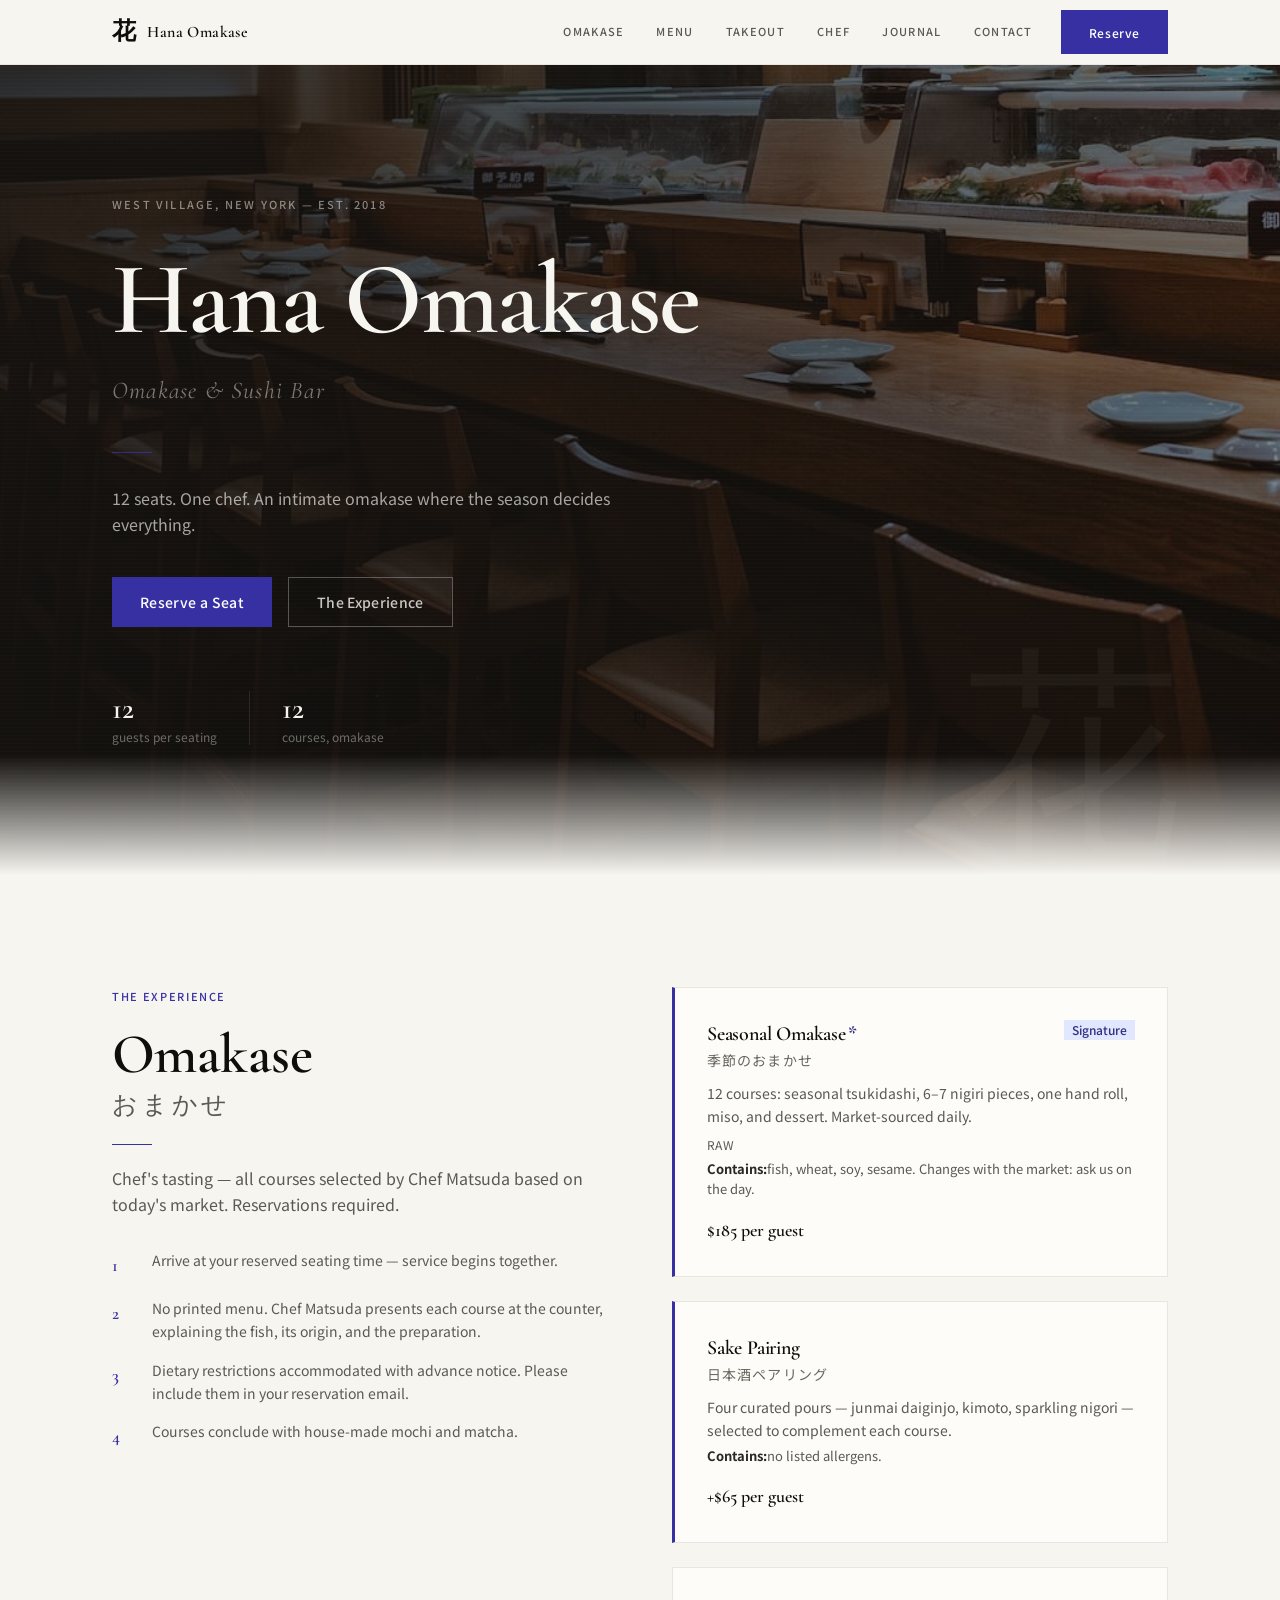
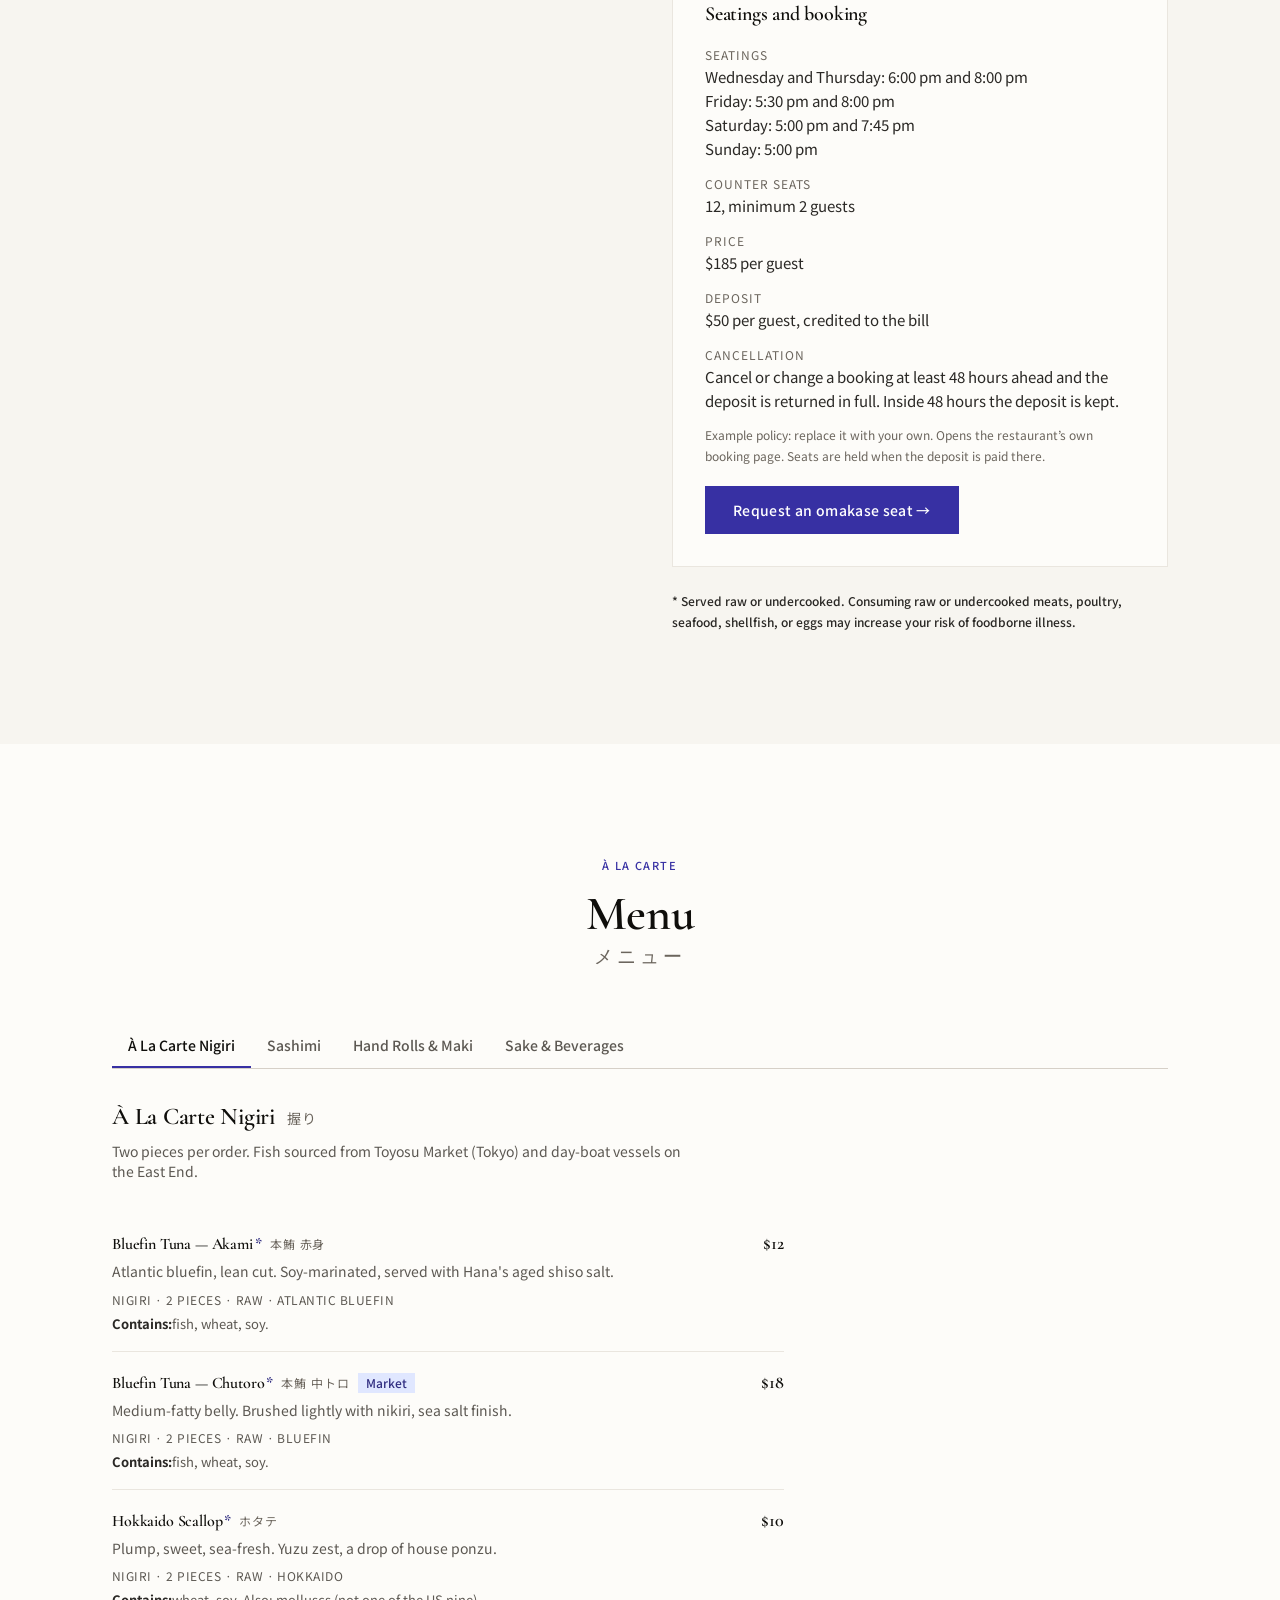
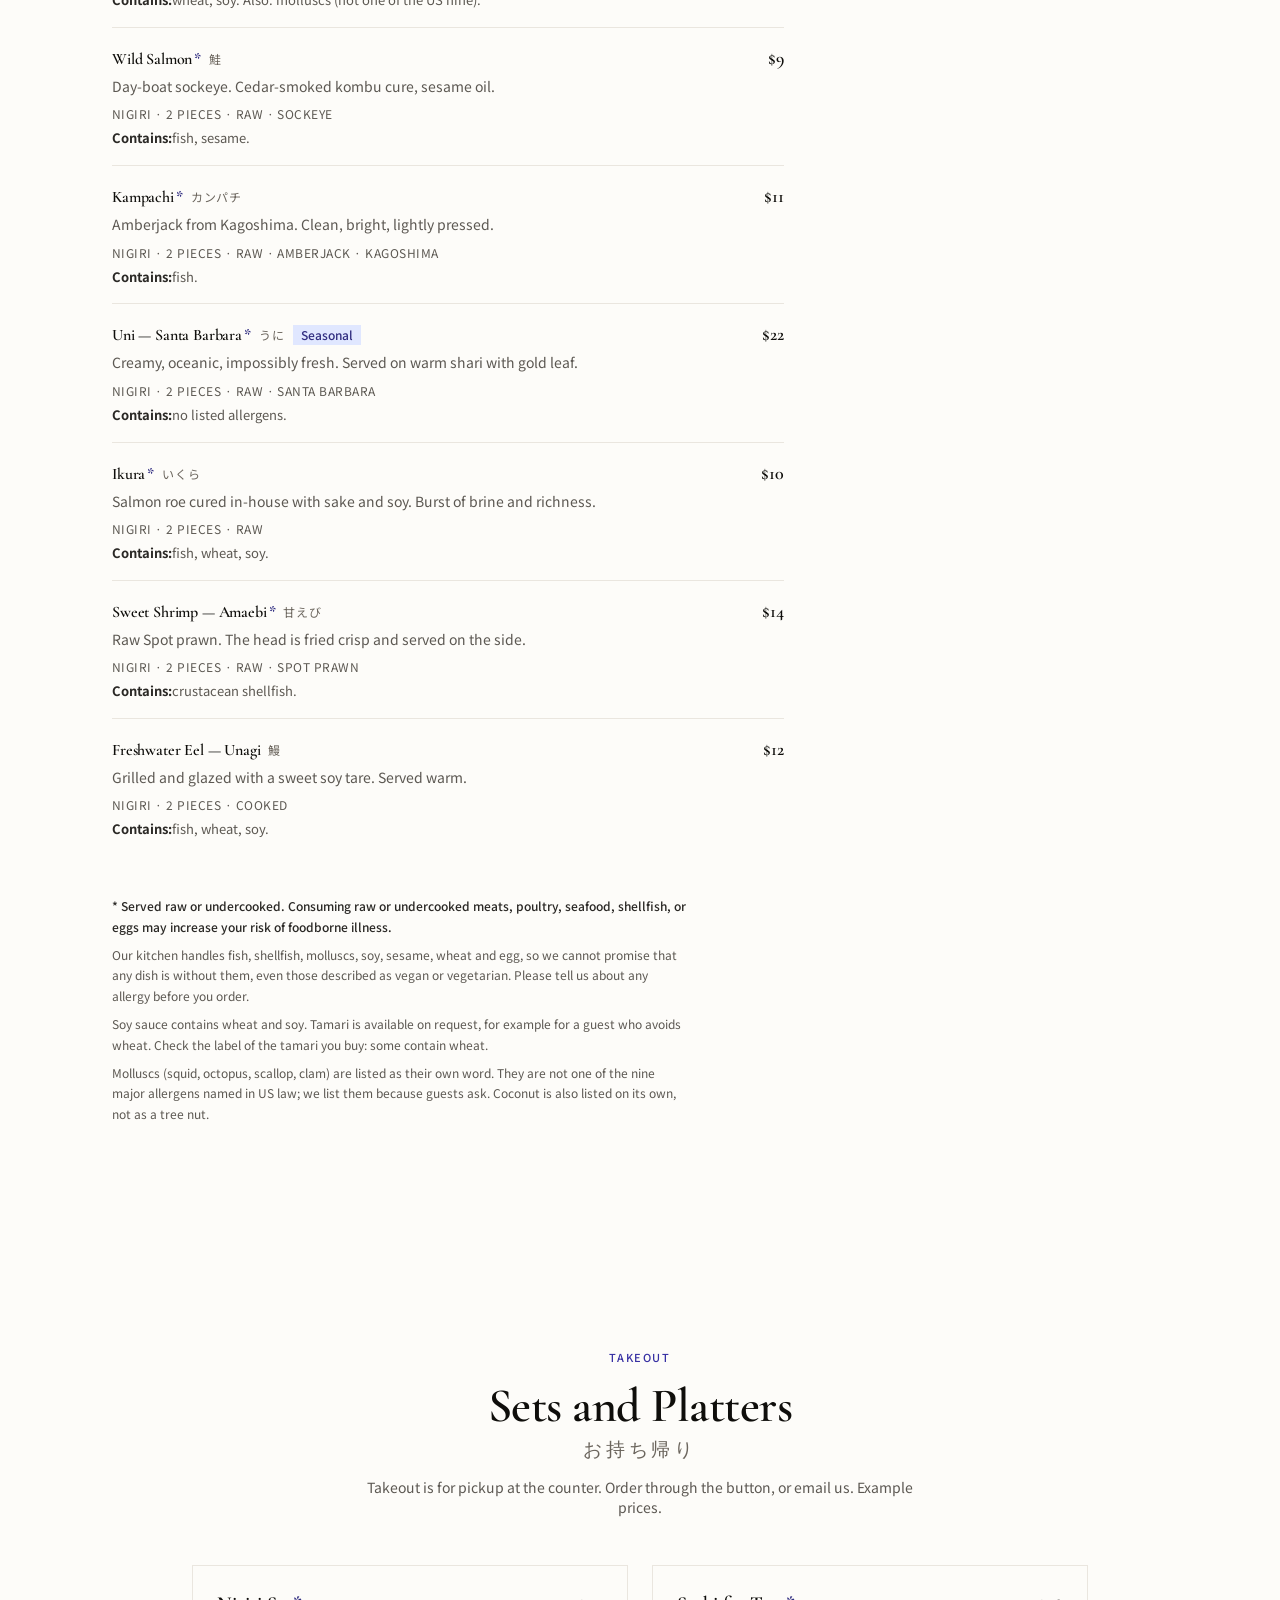
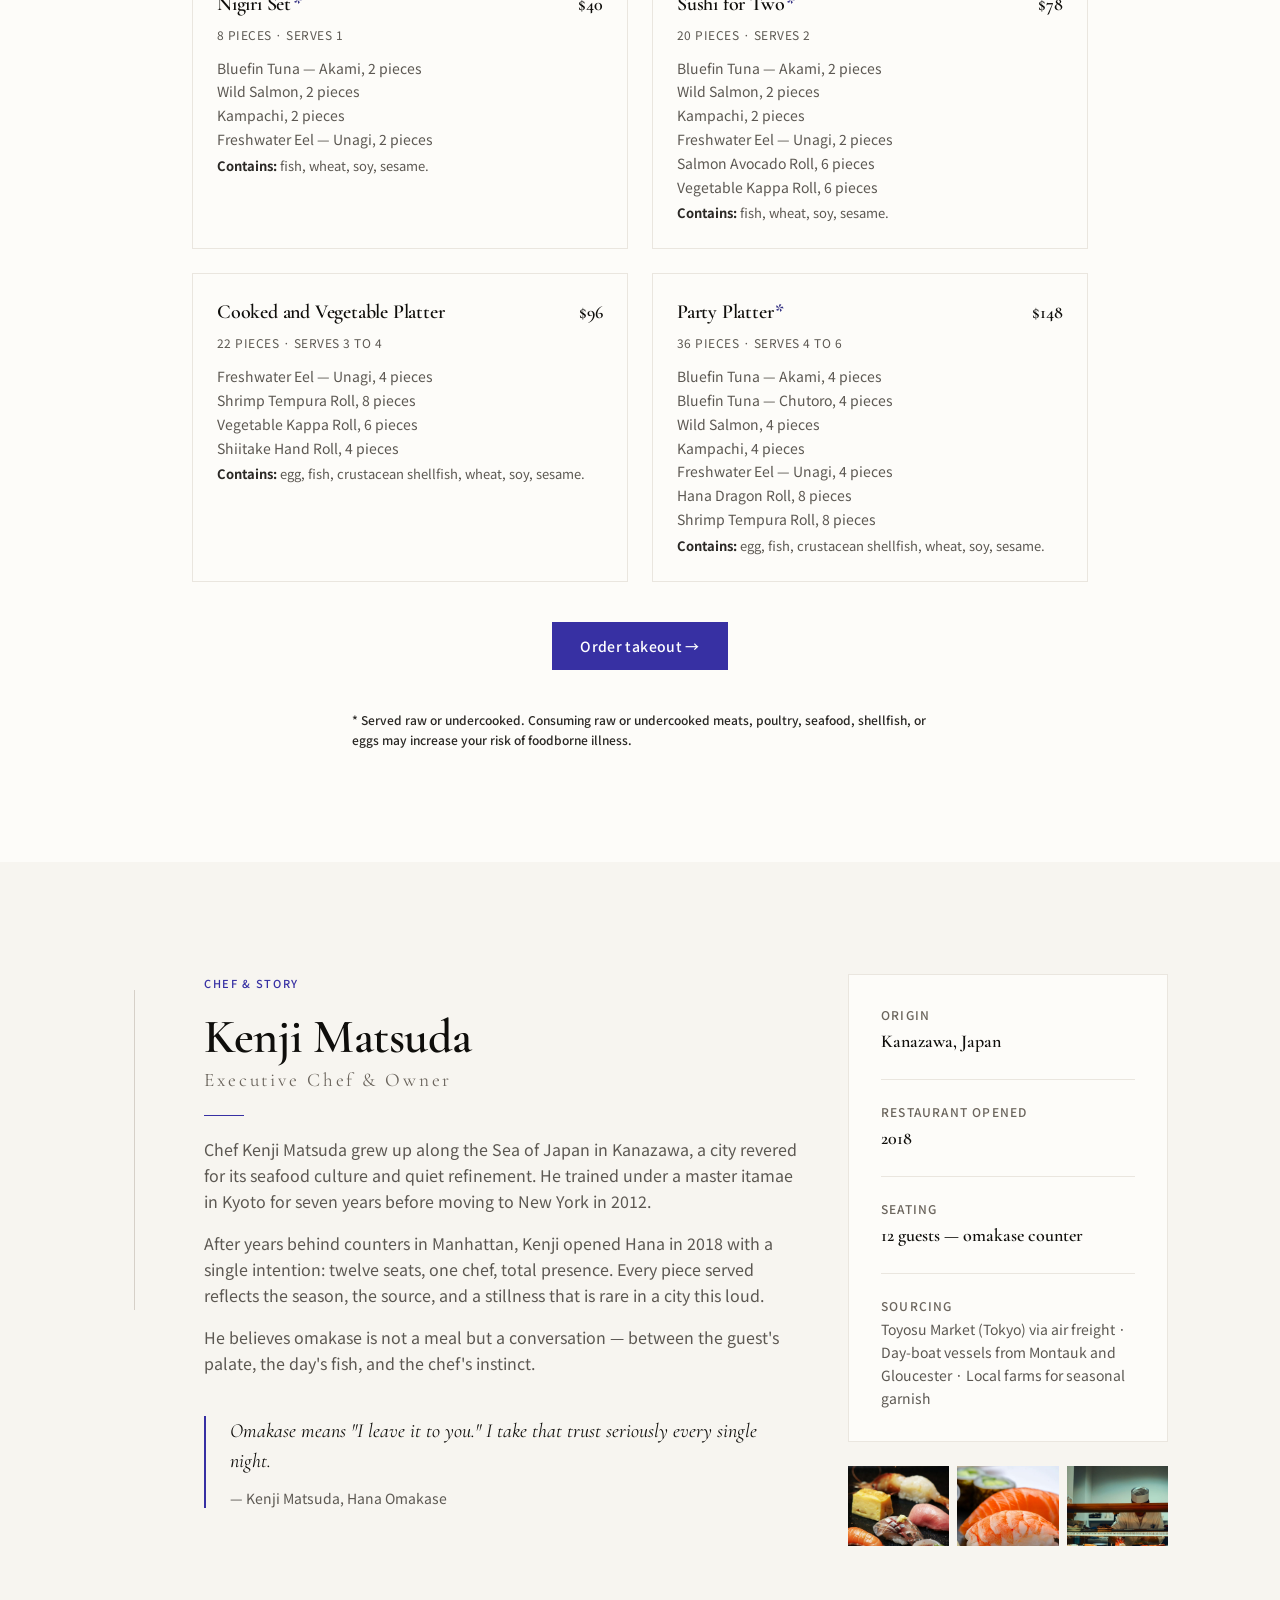
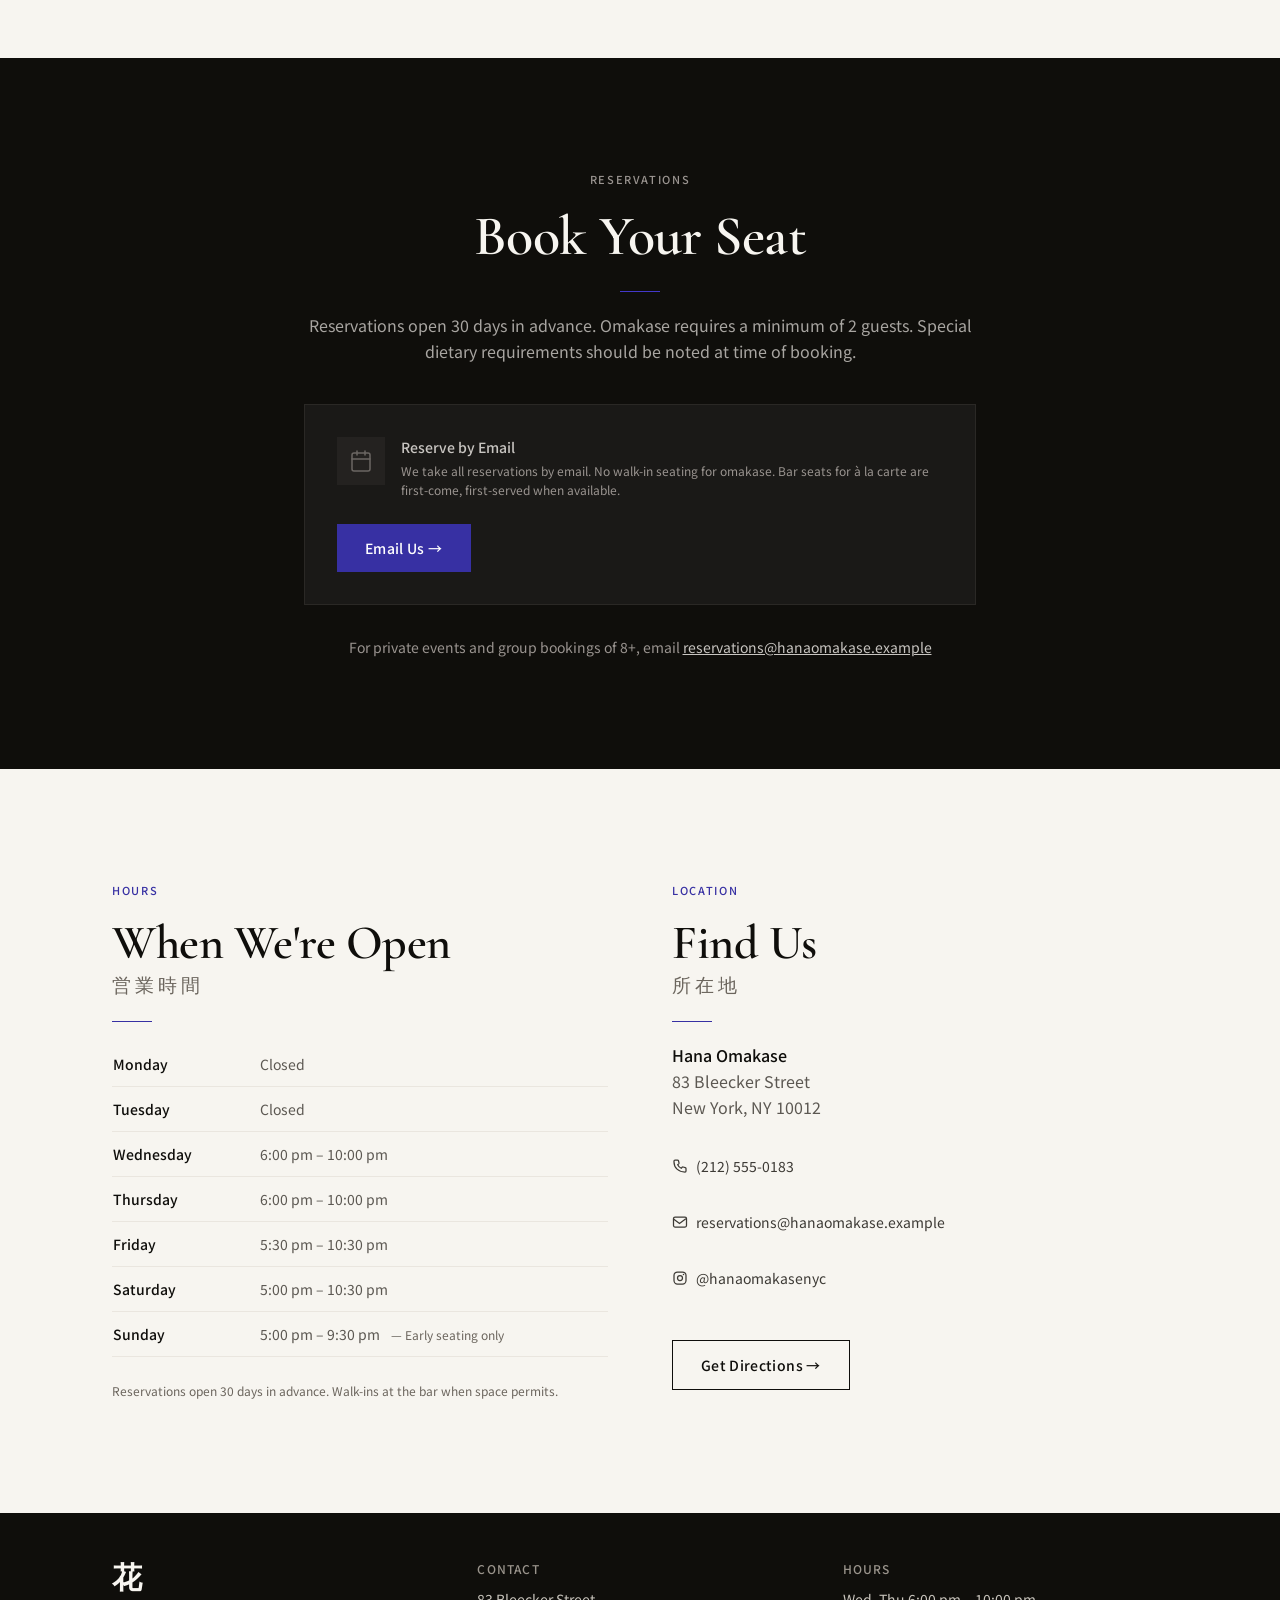
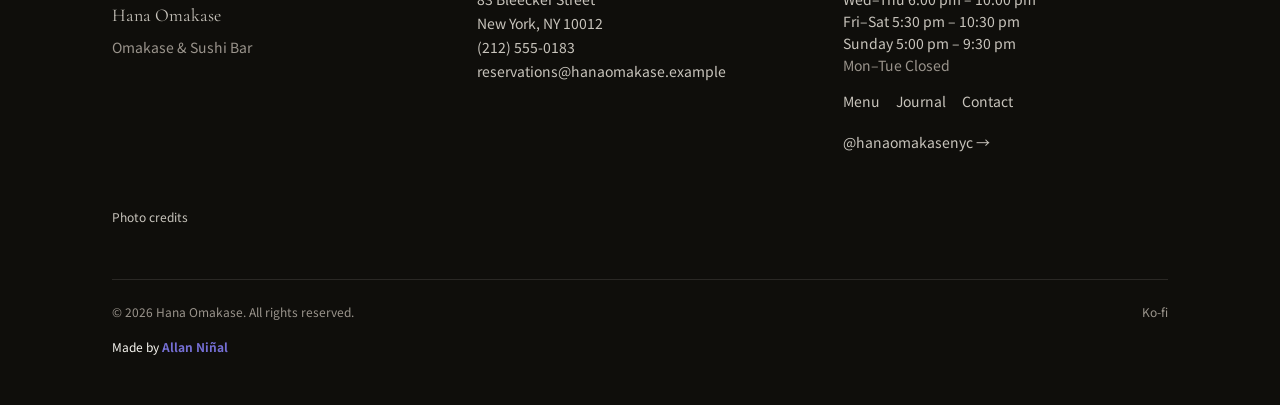
<file: index.html>
<!DOCTYPE html><html lang="en" class="scroll-smooth" id="top"> <head><meta charset="utf-8"><meta name="viewport" content="width=device-width, initial-scale=1, viewport-fit=cover"><meta name="theme-color" content="#F7F5F0"><meta name="color-scheme" content="light"><title>Hana Omakase — Omakase &amp; Sushi Bar | West Village, New York</title><meta name="description" content="An intimate omakase in the West Village. Single-origin fish from Toyosu Market and local day-boat fishermen, each course served with precision."><meta name="author" content="Kenji Matsuda"><link rel="canonical" href="https://example.com/"><meta name="robots" content="index, follow"><!-- Open Graph --><meta property="og:title" content="Hana Omakase — Omakase &#38; Sushi Bar | West Village, New York"><meta property="og:description" content="An intimate omakase in the West Village. Single-origin fish from Toyosu Market and local day-boat fishermen, each course served with precision."><meta property="og:url" content="https://example.com/"><meta property="og:type" content="website"><meta property="og:site_name" content="Hana Omakase"><meta property="og:locale" content="en_US"><meta property="og:image" content="https://example.com/og-image.png"><meta property="og:image:type" content="image/png"><meta property="og:image:width" content="1200"><meta property="og:image:height" content="630"><meta property="og:image:alt" content="Hana Omakase — Intimate Omakase &#38; Sushi Bar in West Village, New York"><!-- Twitter / X --><meta name="twitter:card" content="summary_large_image"><meta name="twitter:title" content="Hana Omakase — Omakase &#38; Sushi Bar | West Village, New York"><meta name="twitter:description" content="An intimate omakase in the West Village. Single-origin fish from Toyosu Market and local day-boat fishermen, each course served with precision."><meta name="twitter:image" content="https://example.com/og-image.png"><meta name="twitter:image:alt" content="Hana Omakase — Intimate Omakase &#38; Sushi Bar in West Village, New York"><link rel="icon" href="./favicon.svg" type="image/svg+xml"><link rel="apple-touch-icon" href="./favicon.svg"><script type="application/ld+json">{"@context":"https://schema.org","@graph":[{"@type":"Restaurant","@id":"https://example.com/#restaurant","name":"Hana Omakase","description":"An intimate omakase in the West Village. Single-origin fish from Toyosu Market and local day-boat fishermen, each course served with precision.","url":"https://example.com/","telephone":"(212) 555-0183","email":"reservations@hanaomakase.example","priceRange":"$$$","servesCuisine":"Japanese, Sushi, Omakase","acceptsReservations":true,"address":{"@type":"PostalAddress","streetAddress":"83 Bleecker Street","addressLocality":"New York","addressRegion":"NY","postalCode":"10012","addressCountry":"US"},"geo":{"@type":"GeoCoordinates","latitude":40.7289,"longitude":-74.0022},"openingHoursSpecification":[{"@type":"OpeningHoursSpecification","dayOfWeek":["Wednesday","Thursday"],"opens":"18:00","closes":"22:00"},{"@type":"OpeningHoursSpecification","dayOfWeek":["Friday"],"opens":"17:30","closes":"22:30"},{"@type":"OpeningHoursSpecification","dayOfWeek":["Saturday"],"opens":"17:00","closes":"22:30"},{"@type":"OpeningHoursSpecification","dayOfWeek":["Sunday"],"opens":"17:00","closes":"21:30"}],"image":"https://example.com/og-image.png","sameAs":["https://instagram.com/hanaomakasenyc"],"hasMenu":{"@id":"https://example.com/#menu"},"foundingDate":"2018"},{"@type":"Menu","@id":"https://example.com/#menu","name":"Hana Omakase Menu","url":"https://example.com/#menu","inLanguage":"en","mainEntityOfPage":"https://example.com/#restaurant","hasMenuSection":[{"@type":"MenuSection","name":"Omakase","description":"Chef's tasting — all courses selected by Chef Matsuda based on today's market. Reservations required.","hasMenuItem":[{"@type":"MenuItem","name":"Seasonal Omakase","description":"12 courses: seasonal tsukidashi, 6–7 nigiri pieces, one hand roll, miso, and dessert. Market-sourced daily.","offers":{"@type":"Offer","price":"185","priceCurrency":"USD"}},{"@type":"MenuItem","name":"Sake Pairing","description":"Four curated pours — junmai daiginjo, kimoto, sparkling nigori — selected to complement each course.","offers":{"@type":"Offer","price":"65","priceCurrency":"USD"}}]},{"@type":"MenuSection","name":"À La Carte Nigiri","description":"Two pieces per order. Fish sourced from Toyosu Market (Tokyo) and day-boat vessels on the East End.","hasMenuItem":[{"@type":"MenuItem","name":"Bluefin Tuna — Akami","description":"Atlantic bluefin, lean cut. Soy-marinated, served with Hana's aged shiso salt.","offers":{"@type":"Offer","price":"12","priceCurrency":"USD"}},{"@type":"MenuItem","name":"Bluefin Tuna — Chutoro","description":"Medium-fatty belly. Brushed lightly with nikiri, sea salt finish.","offers":{"@type":"Offer","price":"18","priceCurrency":"USD"}},{"@type":"MenuItem","name":"Hokkaido Scallop","description":"Plump, sweet, sea-fresh. Yuzu zest, a drop of house ponzu.","offers":{"@type":"Offer","price":"10","priceCurrency":"USD"}},{"@type":"MenuItem","name":"Wild Salmon","description":"Day-boat sockeye. Cedar-smoked kombu cure, sesame oil.","offers":{"@type":"Offer","price":"9","priceCurrency":"USD"}},{"@type":"MenuItem","name":"Kampachi","description":"Amberjack from Kagoshima. Clean, bright, lightly pressed.","offers":{"@type":"Offer","price":"11","priceCurrency":"USD"}},{"@type":"MenuItem","name":"Uni — Santa Barbara","description":"Creamy, oceanic, impossibly fresh. Served on warm shari with gold leaf.","offers":{"@type":"Offer","price":"22","priceCurrency":"USD"}},{"@type":"MenuItem","name":"Ikura","description":"Salmon roe cured in-house with sake and soy. Burst of brine and richness.","offers":{"@type":"Offer","price":"10","priceCurrency":"USD"}},{"@type":"MenuItem","name":"Sweet Shrimp — Amaebi","description":"Raw Spot prawn. The head is fried crisp and served on the side.","offers":{"@type":"Offer","price":"14","priceCurrency":"USD"}},{"@type":"MenuItem","name":"Freshwater Eel — Unagi","description":"Grilled and glazed with a sweet soy tare. Served warm.","offers":{"@type":"Offer","price":"12","priceCurrency":"USD"}}]},{"@type":"MenuSection","name":"Sashimi","description":"Three pieces per order, sliced to order. Served with house wasabi and Hana's aged soy.","hasMenuItem":[{"@type":"MenuItem","name":"Hamachi Sashimi","description":"Yellowtail from Kagoshima prefecture. Silky, buttery, gentle sweetness.","offers":{"@type":"Offer","price":"16","priceCurrency":"USD"}},{"@type":"MenuItem","name":"Salmon Sashimi","description":"Wild Alaskan sockeye. Deep color, clean fat, bright finish.","offers":{"@type":"Offer","price":"14","priceCurrency":"USD"}},{"@type":"MenuItem","name":"Tuna Sashimi Assortment","description":"Three cuts of bluefin — akami, chutoro, otoro — each treated separately. Chef's recommended progression.","offers":{"@type":"Offer","price":"38","priceCurrency":"USD"}},{"@type":"MenuItem","name":"Seasonal Sashimi Plate","description":"Chef's selection of five seasonal fish. Composition changes with the market.","offers":{"@type":"Offer","price":"42","priceCurrency":"USD"}}]},{"@type":"MenuSection","name":"Hand Rolls & Maki","description":"Classic preparations. Shari made fresh throughout service.","hasMenuItem":[{"@type":"MenuItem","name":"Spicy Tuna Hand Roll","description":"Chopped bluefin, togarashi aioli, micro shiso, toasted nori cone.","offers":{"@type":"Offer","price":"14","priceCurrency":"USD"}},{"@type":"MenuItem","name":"Salmon Avocado Roll","description":"Wild salmon, ripe avocado, cucumber, sesame, rice-paper wrapped.","offers":{"@type":"Offer","price":"16","priceCurrency":"USD"}},{"@type":"MenuItem","name":"Hana Dragon Roll","description":"Shrimp tempura inside, hamachi and avocado draped over. Eel sauce, tobiko, radish sprouts.","offers":{"@type":"Offer","price":"22","priceCurrency":"USD"}},{"@type":"MenuItem","name":"Vegetable Kappa Roll","description":"Crisp cucumber, pickled daikon, shiso, toasted sesame. Vegan.","offers":{"@type":"Offer","price":"10","priceCurrency":"USD"}},{"@type":"MenuItem","name":"Shrimp Tempura Roll","description":"Fried shrimp, cucumber and avocado, rolled with sesame. Eel sauce on the side.","offers":{"@type":"Offer","price":"17","priceCurrency":"USD"}},{"@type":"MenuItem","name":"Shiitake Hand Roll","description":"Simmered shiitake, shiso and pickled radish in a toasted nori cone. Vegetarian.","offers":{"@type":"Offer","price":"9","priceCurrency":"USD"}}]},{"@type":"MenuSection","name":"Sake & Beverages","description":"Curated selection of premium sake and complementary beverages.","hasMenuItem":[{"@type":"MenuItem","name":"Junmai Daiginjo","description":"Elegant stone fruit, clean minerality. 16% ABV.","offers":{"@type":"Offer","price":"18","priceCurrency":"USD"}},{"@type":"MenuItem","name":"Reserve Junmai Daiginjo","description":"Ultra-premium, long finish, notes of pear and white flower.","offers":{"@type":"Offer","price":"26","priceCurrency":"USD"}},{"@type":"MenuItem","name":"Kimoto Junmai","description":"Kyoto. Earthy, umami-rich, traditional slow ferment. Exceptional with fatty fish.","offers":{"@type":"Offer","price":"14","priceCurrency":"USD"}},{"@type":"MenuItem","name":"Sparkling Nigori","description":"Unfiltered, lightly sweet, effervescent. Excellent as an aperitif or with uni.","offers":{"@type":"Offer","price":"16","priceCurrency":"USD"}},{"@type":"MenuItem","name":"Sencha — Hot or Cold","description":"First-flush Uji green tea, brewed to order. Non-alcoholic.","offers":{"@type":"Offer","price":"6","priceCurrency":"USD"}},{"@type":"MenuItem","name":"Yuzu Lemonade","description":"House-made, lightly sweetened with kinako honey. Non-alcoholic.","offers":{"@type":"Offer","price":"8","priceCurrency":"USD"}}]}]},{"@type":"Person","@id":"https://example.com/#chef","name":"Kenji Matsuda","jobTitle":"Executive Chef & Owner","worksFor":{"@id":"https://example.com/#restaurant"},"description":"Omakase means \"I leave it to you.\" I take that trust seriously every single night.","birthPlace":"Kanazawa, Japan"}]}</script><link rel="stylesheet" href="./assets/index.BxSH9RsR.css"></head> <body class="min-h-screen flex flex-col antialiased"> <header class="sticky top-0 z-50" style="background-color: #F7F5F0; border-bottom: 1px solid #EAE6DF;" data-astro-cid-ctg3m53h> <!-- Skip link --> <a href="#main-content" class="sr-only focus:not-sr-only" style="
      position: absolute;
      top: 0.5rem;
      left: 0.5rem;
      background-color: #3730A3;
      color: #fff;
      padding: 0.5rem 1rem;
      font-size: 0.875rem;
      font-family: inherit;
      z-index: 9999;
    " data-astro-cid-ctg3m53h>
Skip to main content
</a> <div class="container-x" data-astro-cid-ctg3m53h> <div class="flex items-center justify-between h-16" data-astro-cid-ctg3m53h> <!-- Logo --> <a href="./index.html" style="
          height: 44px;
          min-width: 44px;
          display: inline-flex;
          align-items: center;
          gap: 0.75rem;
          text-decoration: none;
        " data-astro-cid-ctg3m53h> <span class="font-display text-2xl font-semibold tracking-tight" style="color: #0F0E0B;" data-astro-cid-ctg3m53h> 花 </span> <span class="hidden sm:block font-display text-base font-semibold tracking-wide" style="color: #0F0E0B;" data-astro-cid-ctg3m53h> Hana Omakase </span> </a> <!-- Desktop Nav --> <nav aria-label="Main navigation" class="hidden md:flex items-center gap-2" data-astro-cid-ctg3m53h> <a href="./index.html#omakase" style="
              min-height: 44px;
              display: inline-flex;
              align-items: center;
              padding: 0 0.75rem;
              font-size: 0.6875rem;
              font-family: 'Noto Sans JP', sans-serif;
              font-weight: 500;
              letter-spacing: 0.12em;
              text-transform: uppercase;
              color: #5C5852;
              text-decoration: none;
              transition: color 0.15s;
            " data-astro-cid-ctg3m53h> Omakase </a><a href="./menu/index.html" style="
              min-height: 44px;
              display: inline-flex;
              align-items: center;
              padding: 0 0.75rem;
              font-size: 0.6875rem;
              font-family: 'Noto Sans JP', sans-serif;
              font-weight: 500;
              letter-spacing: 0.12em;
              text-transform: uppercase;
              color: #5C5852;
              text-decoration: none;
              transition: color 0.15s;
            " data-astro-cid-ctg3m53h> Menu </a><a href="./index.html#takeout" style="
              min-height: 44px;
              display: inline-flex;
              align-items: center;
              padding: 0 0.75rem;
              font-size: 0.6875rem;
              font-family: 'Noto Sans JP', sans-serif;
              font-weight: 500;
              letter-spacing: 0.12em;
              text-transform: uppercase;
              color: #5C5852;
              text-decoration: none;
              transition: color 0.15s;
            " data-astro-cid-ctg3m53h> Takeout </a><a href="./index.html#chef" style="
              min-height: 44px;
              display: inline-flex;
              align-items: center;
              padding: 0 0.75rem;
              font-size: 0.6875rem;
              font-family: 'Noto Sans JP', sans-serif;
              font-weight: 500;
              letter-spacing: 0.12em;
              text-transform: uppercase;
              color: #5C5852;
              text-decoration: none;
              transition: color 0.15s;
            " data-astro-cid-ctg3m53h> Chef </a><a href="./journal/index.html" style="
              min-height: 44px;
              display: inline-flex;
              align-items: center;
              padding: 0 0.75rem;
              font-size: 0.6875rem;
              font-family: 'Noto Sans JP', sans-serif;
              font-weight: 500;
              letter-spacing: 0.12em;
              text-transform: uppercase;
              color: #5C5852;
              text-decoration: none;
              transition: color 0.15s;
            " data-astro-cid-ctg3m53h> Journal </a><a href="./contact/index.html" style="
              min-height: 44px;
              display: inline-flex;
              align-items: center;
              padding: 0 0.75rem;
              font-size: 0.6875rem;
              font-family: 'Noto Sans JP', sans-serif;
              font-weight: 500;
              letter-spacing: 0.12em;
              text-transform: uppercase;
              color: #5C5852;
              text-decoration: none;
              transition: color 0.15s;
            " data-astro-cid-ctg3m53h> Contact </a> <a href="./index.html#reserve" style="
            min-height: 44px;
            display: inline-flex;
            align-items: center;
            justify-content: center;
            padding: 0 1.75rem;
            font-size: 0.75rem;
            font-family: 'Noto Sans JP', sans-serif;
            font-weight: 500;
            letter-spacing: 0.05em;
            background-color: #3730A3;
            color: #FFFFFF;
            text-decoration: none;
            transition: background-color 0.15s;
            margin-left: 0.5rem;
          " data-astro-cid-ctg3m53h>
Reserve
</a> </nav> <!-- Mobile: menu and Reserve CTA --> <div class="md:hidden flex items-center gap-2" data-astro-cid-ctg3m53h> <details class="mobile-menu" data-astro-cid-ctg3m53h> <summary aria-label="Menu" data-astro-cid-ctg3m53h>Menu</summary> <nav aria-label="Mobile navigation" data-astro-cid-ctg3m53h> <a href="./index.html#omakase" data-astro-cid-ctg3m53h>Omakase</a><a href="./menu/index.html" data-astro-cid-ctg3m53h>Menu</a><a href="./index.html#takeout" data-astro-cid-ctg3m53h>Takeout</a><a href="./index.html#chef" data-astro-cid-ctg3m53h>Chef</a><a href="./journal/index.html" data-astro-cid-ctg3m53h>Journal</a><a href="./contact/index.html" data-astro-cid-ctg3m53h>Contact</a> </nav> </details> <a href="./index.html#reserve" style="
            min-height: 44px;
            display: inline-flex;
            align-items: center;
            justify-content: center;
            padding: 0 1.25rem;
            font-size: 0.75rem;
            font-family: 'Noto Sans JP', sans-serif;
            font-weight: 500;
            background-color: #3730A3;
            color: #FFFFFF;
            text-decoration: none;
          " data-astro-cid-ctg3m53h>
Reserve
</a> </div> </div> </div> </header>  <main class="flex-1" id="main-content">  <section id="hero" class="relative overflow-hidden" style="background-color: var(--color-text); min-height: 90vh; display: flex; align-items: center;" aria-label="Hero"> <!-- Full-bleed sushi-counter photo with a dark overlay for legibility --> <img src="./images/hero.jpg" alt="A long wooden sushi counter set with small plates, with the fish case behind it" width="1180" height="660" fetchpriority="high" decoding="async" class="absolute inset-0 w-full h-full object-cover"> <div class="absolute inset-0" style="background: linear-gradient(90deg, rgba(20,18,16,0.86) 0%, rgba(20,18,16,0.72) 45%, rgba(20,18,16,0.5) 100%);" aria-hidden="true"></div> <!-- Washi texture overlay (pure CSS, no images) --> <div aria-hidden="true" style="
      position: absolute; inset: 0;
      background-image:
        repeating-linear-gradient(
          0deg,
          transparent,
          transparent 3px,
          rgba(247,245,240,0.015) 3px,
          rgba(247,245,240,0.015) 4px
        );
      pointer-events: none;
    "></div> <!-- Decorative vertical kanji --> <div aria-hidden="true" style="
      position: absolute; right: 8%; top: 50%; transform: translateY(-50%);
      font-family: 'Cormorant Garamond', Georgia, serif;
      font-size: clamp(6rem, 18vw, 14rem);
      line-height: 1;
      color: rgba(247,245,240,0.04);
      font-weight: 300;
      writing-mode: vertical-rl;
      text-orientation: upright;
      letter-spacing: 0.05em;
      user-select: none;
      pointer-events: none;
    ">
花
</div> <div class="container-x relative z-10 py-28"> <div class="max-w-2xl"> <!-- Eyebrow --> <p class="label-eyebrow mb-8" style="color: rgba(247,245,240,0.5); letter-spacing: 0.2em;"> West Village, New York &mdash; Est. 2018 </p> <!-- Heading --> <h1 id="hero-heading" class="font-display font-semibold" style="
          color: #F7F5F0;
          font-size: clamp(3rem, 8vw, 6.5rem);
          line-height: 1.05;
          letter-spacing: -0.02em;
        "> Hana Omakase </h1> <!-- Japanese subtitle --> <p class="mt-4 font-display" style="
          color: rgba(247,245,240,0.45);
          font-size: clamp(1rem, 2vw, 1.5rem);
          font-style: italic;
          letter-spacing: 0.05em;
        "> Omakase &amp; Sushi Bar </p> <!-- Thin rule --> <div aria-hidden="true" class="mt-10 mb-8" style="width: 2.5rem; height: 1px; background-color: rgba(55,48,163,0.8);"></div> <!-- Description --> <p class="text-base font-sans leading-relaxed max-w-lg" style="color: rgba(247,245,240,0.65);"> 12 seats. One chef. An intimate omakase where the season decides everything.
</p> <!-- CTAs --> <div class="mt-10 flex flex-wrap gap-4"> <a href="#reserve" class="btn-primary">
Reserve a Seat
</a> <a href="#omakase" class="inline-flex items-center justify-center gap-2 px-7 py-3.5 text-sm font-sans font-medium tracking-wide border transition-colors" style="border-color: rgba(247,245,240,0.3); color: rgba(247,245,240,0.8); min-height: 44px;">
The Experience
</a> </div> <!-- Stat strip --> <div class="mt-16 flex flex-wrap gap-8"> <div> <p class="font-display text-3xl font-semibold" style="color: #F7F5F0;"> 12 </p> <p class="text-xs font-sans mt-0.5" style="color: rgba(247,245,240,0.4);">
guests per seating
</p> </div> <div style="width: 1px; background-color: rgba(247,245,240,0.1);"></div> <div> <p class="font-display text-3xl font-semibold" style="color: #F7F5F0;">12</p> <p class="text-xs font-sans mt-0.5" style="color: rgba(247,245,240,0.4);">
courses, omakase
</p> </div> </div> </div> </div> <!-- Bottom gradient fade --> <div aria-hidden="true" style="
      position: absolute; bottom: 0; left: 0; right: 0; height: 120px;
      background: linear-gradient(to bottom, transparent, var(--color-bg));
    "></div> </section> <section id="omakase" class="section-gap" aria-labelledby="omakase-heading"> <div class="container-x"> <div class="grid grid-cols-1 lg:grid-cols-2 gap-16 items-start"> <!-- Left: concept text --> <div class="reveal"> <p class="label-eyebrow mb-4">The Experience</p> <h2 id="omakase-heading" class="font-display font-semibold" style="font-size: clamp(2.25rem, 5vw, 3.5rem); color: var(--color-text);"> Omakase <span class="block font-display font-normal mt-1" style="font-size: 0.45em; color: var(--color-text-muted); letter-spacing: 0.15em;"> おまかせ </span> </h2> <span class="ink-rule mt-6"></span> <p class="text-base font-sans leading-relaxed" style="color: var(--color-text-muted);"> Chef&#39;s tasting — all courses selected by Chef Matsuda based on today&#39;s market. Reservations required. </p> <!-- What to expect list --> <ul class="mt-8 space-y-4" role="list"> <li class="flex items-start gap-4"> <span class="font-display font-semibold flex-shrink-0 mt-0.5" style="font-size: 1.1rem; color: var(--color-accent); min-width: 1.5rem;" aria-hidden="true"> 1 </span> <p class="text-sm font-sans leading-relaxed" style="color: var(--color-text-muted);"> Arrive at your reserved seating time — service begins together. </p> </li><li class="flex items-start gap-4"> <span class="font-display font-semibold flex-shrink-0 mt-0.5" style="font-size: 1.1rem; color: var(--color-accent); min-width: 1.5rem;" aria-hidden="true"> 2 </span> <p class="text-sm font-sans leading-relaxed" style="color: var(--color-text-muted);"> No printed menu. Chef Matsuda presents each course at the counter, explaining the fish, its origin, and the preparation. </p> </li><li class="flex items-start gap-4"> <span class="font-display font-semibold flex-shrink-0 mt-0.5" style="font-size: 1.1rem; color: var(--color-accent); min-width: 1.5rem;" aria-hidden="true"> 3 </span> <p class="text-sm font-sans leading-relaxed" style="color: var(--color-text-muted);"> Dietary restrictions accommodated with advance notice. Please include them in your reservation email. </p> </li><li class="flex items-start gap-4"> <span class="font-display font-semibold flex-shrink-0 mt-0.5" style="font-size: 1.1rem; color: var(--color-accent); min-width: 1.5rem;" aria-hidden="true"> 4 </span> <p class="text-sm font-sans leading-relaxed" style="color: var(--color-text-muted);"> Courses conclude with house-made mochi and matcha. </p> </li> </ul> </div> <!-- Right: omakase offerings --> <div class="reveal" style="animation-delay: 0.15s;"> <div class="space-y-6"> <article class="card p-8" style="border-left: 3px solid var(--color-accent);"> <div class="flex items-start justify-between gap-4 flex-wrap"> <div> <h3 class="font-display font-semibold text-xl" style="color: var(--color-text);"> Seasonal Omakase<span class="raw-mark" data-raw-mark><span aria-hidden="true">*</span><span class="sr-only"> (served raw or undercooked)</span></span> </h3> <p class="text-sm font-sans mt-0.5" style="color: var(--color-text-faint); letter-spacing: 0.08em;"> 季節のおまかせ </p> </div> <span class="badge flex-shrink-0">Signature</span> </div> <p class="mt-3 text-sm font-sans leading-relaxed" style="color: var(--color-text-muted);"> 12 courses: seasonal tsukidashi, 6–7 nigiri pieces, one hand roll, miso, and dessert. Market-sourced daily. </p> <p class="dish-meta" data-dish-meta>Raw</p><p class="dish-contains" data-contains><strong>Contains:</strong>fish, wheat, soy, sesame. Changes with the market: ask us on the day.</p> <p class="mt-4 font-display font-semibold text-lg" style="color: var(--color-text);"> $185 per guest </p> </article><article class="card p-8" style="border-left: 3px solid var(--color-accent);"> <div class="flex items-start justify-between gap-4 flex-wrap"> <div> <h3 class="font-display font-semibold text-xl" style="color: var(--color-text);"> Sake Pairing </h3> <p class="text-sm font-sans mt-0.5" style="color: var(--color-text-faint); letter-spacing: 0.08em;"> 日本酒ペアリング </p> </div>  </div> <p class="mt-3 text-sm font-sans leading-relaxed" style="color: var(--color-text-muted);"> Four curated pours — junmai daiginjo, kimoto, sparkling nigori — selected to complement each course. </p> <p class="dish-contains" data-contains><strong>Contains:</strong>no listed allergens.</p> <p class="mt-4 font-display font-semibold text-lg" style="color: var(--color-text);"> +$65 per guest </p> </article> </div> <!-- Seatings, deposit and cancellation (example policy) --> <section class="card p-8 mt-6" aria-labelledby="omakase-seatings" data-omakase-policy> <h3 id="omakase-seatings" class="font-display font-semibold text-xl" style="color: var(--color-text);">Seatings and booking</h3> <dl class="omakase-facts mt-4"> <dt>Seatings</dt> <dd> <ul role="list"> <li data-seating>Wednesday and Thursday: 6:00 pm and 8:00 pm</li><li data-seating>Friday: 5:30 pm and 8:00 pm</li><li data-seating>Saturday: 5:00 pm and 7:45 pm</li><li data-seating>Sunday: 5:00 pm</li> </ul> </dd> <dt>Counter seats</dt> <dd>12, minimum 2 guests</dd> <dt>Price</dt> <dd>$185 per guest</dd> <dt>Deposit</dt> <dd>$50 per guest, credited to the bill</dd> <dt>Cancellation</dt> <dd>Cancel or change a booking at least 48 hours ahead and the deposit is returned in full. Inside 48 hours the deposit is kept.</dd> </dl> <p class="text-xs font-sans" style="color: var(--color-text-faint); line-height: 1.7;">
Example policy: replace it with your own. Opens the restaurant’s own booking page. Seats are held when the deposit is paid there. </p> <a href="mailto:reservations@hanaomakase.example?subject=Omakase%20reservation" class="mt-5 btn-primary inline-flex" data-booking-link> Request an omakase seat &rarr;
</a> </section> <div class="menu-notes mt-6" data-menu-note> <p class="advisory" data-advisory>* Served raw or undercooked. Consuming raw or undercooked meats, poultry, seafood, shellfish, or eggs may increase your risk of foodborne illness.</p>    </div> </div> </div> </div> </section> <section id="menu" class="section-gap" style="background-color: var(--color-surface);" aria-labelledby="menu-heading"> <div class="container-x"> <!-- Header --> <div class="text-center max-w-xl mx-auto mb-14 reveal"> <p class="label-eyebrow mb-3">À La Carte</p> <h2 id="menu-heading" class="font-display font-semibold" style="font-size: clamp(2rem, 4.5vw, 3rem); color: var(--color-text);">
Menu
<span class="block font-display font-normal mt-1" style="font-size: 0.4em; color: var(--color-text-faint); letter-spacing: 0.2em;">
メニュー
</span> </h2> </div> <!-- Tabs --> <div role="tablist" aria-label="Menu categories" class="flex gap-0 border-b overflow-x-auto" style="border-color: var(--color-border); scrollbar-width: none;"> <button role="tab" aria-selected="true" aria-controls="tab-panel-nigiri" id="tab-nigiri" class="tab-btn" type="button" style="min-height:44px;min-width:44px;"> À La Carte Nigiri </button><button role="tab" aria-selected="false" aria-controls="tab-panel-sashimi" id="tab-sashimi" class="tab-btn" type="button" style="min-height:44px;min-width:44px;"> Sashimi </button><button role="tab" aria-selected="false" aria-controls="tab-panel-rolls" id="tab-rolls" class="tab-btn" type="button" style="min-height:44px;min-width:44px;"> Hand Rolls &amp; Maki </button><button role="tab" aria-selected="false" aria-controls="tab-panel-sake" id="tab-sake" class="tab-btn" type="button" style="min-height:44px;min-width:44px;"> Sake &amp; Beverages </button> </div> <!-- Tab panels --> <div class="mt-8"> <div role="tabpanel" id="tab-panel-nigiri" aria-labelledby="tab-nigiri"> <!-- Panel header --> <div class="mb-8 reveal"> <div class="flex items-baseline gap-3 flex-wrap"> <h3 class="font-display font-semibold text-2xl" style="color: var(--color-text);"> À La Carte Nigiri </h3> <span class="font-sans text-sm" style="color: var(--color-text-faint); letter-spacing: 0.1em;"> 握り </span> </div> <p class="mt-2 text-sm font-sans max-w-xl" style="color: var(--color-text-muted);"> Two pieces per order. Fish sourced from Toyosu Market (Tokyo) and day-boat vessels on the East End. </p> </div> <!-- Items --> <div class="max-w-2xl"> <article class="menu-item reveal"> <div class="flex-1 min-w-0"> <div class="flex items-center gap-2 flex-wrap"> <h4 class="font-display font-semibold text-base" style="color: var(--color-text);"> Bluefin Tuna — Akami<span class="raw-mark" data-raw-mark><span aria-hidden="true">*</span><span class="sr-only"> (served raw or undercooked)</span></span> </h4> <span class="text-xs font-sans" style="color: var(--color-text-faint); letter-spacing: 0.08em;"> 本鮪 赤身 </span>  </div> <p class="mt-1 text-sm font-sans" style="color: var(--color-text-muted); line-height: 1.6;"> Atlantic bluefin, lean cut. Soy-marinated, served with Hana&#39;s aged shiso salt. </p> <p class="dish-meta" data-dish-meta>Nigiri · 2 pieces · Raw · Atlantic bluefin</p><p class="dish-contains" data-contains><strong>Contains:</strong>fish, wheat, soy.</p> </div> <p class="font-display font-semibold text-lg flex-shrink-0" style="color: var(--color-text);"> $12 </p> </article><article class="menu-item reveal"> <div class="flex-1 min-w-0"> <div class="flex items-center gap-2 flex-wrap"> <h4 class="font-display font-semibold text-base" style="color: var(--color-text);"> Bluefin Tuna — Chutoro<span class="raw-mark" data-raw-mark><span aria-hidden="true">*</span><span class="sr-only"> (served raw or undercooked)</span></span> </h4> <span class="text-xs font-sans" style="color: var(--color-text-faint); letter-spacing: 0.08em;"> 本鮪 中トロ </span> <span class="badge">Market</span> </div> <p class="mt-1 text-sm font-sans" style="color: var(--color-text-muted); line-height: 1.6;"> Medium-fatty belly. Brushed lightly with nikiri, sea salt finish. </p> <p class="dish-meta" data-dish-meta>Nigiri · 2 pieces · Raw · Bluefin</p><p class="dish-contains" data-contains><strong>Contains:</strong>fish, wheat, soy.</p> </div> <p class="font-display font-semibold text-lg flex-shrink-0" style="color: var(--color-text);"> $18 </p> </article><article class="menu-item reveal"> <div class="flex-1 min-w-0"> <div class="flex items-center gap-2 flex-wrap"> <h4 class="font-display font-semibold text-base" style="color: var(--color-text);"> Hokkaido Scallop<span class="raw-mark" data-raw-mark><span aria-hidden="true">*</span><span class="sr-only"> (served raw or undercooked)</span></span> </h4> <span class="text-xs font-sans" style="color: var(--color-text-faint); letter-spacing: 0.08em;"> ホタテ </span>  </div> <p class="mt-1 text-sm font-sans" style="color: var(--color-text-muted); line-height: 1.6;"> Plump, sweet, sea-fresh. Yuzu zest, a drop of house ponzu. </p> <p class="dish-meta" data-dish-meta>Nigiri · 2 pieces · Raw · Hokkaido</p><p class="dish-contains" data-contains><strong>Contains:</strong>wheat, soy. Also: molluscs (not one of the US nine).</p> </div> <p class="font-display font-semibold text-lg flex-shrink-0" style="color: var(--color-text);"> $10 </p> </article><article class="menu-item reveal"> <div class="flex-1 min-w-0"> <div class="flex items-center gap-2 flex-wrap"> <h4 class="font-display font-semibold text-base" style="color: var(--color-text);"> Wild Salmon<span class="raw-mark" data-raw-mark><span aria-hidden="true">*</span><span class="sr-only"> (served raw or undercooked)</span></span> </h4> <span class="text-xs font-sans" style="color: var(--color-text-faint); letter-spacing: 0.08em;"> 鮭 </span>  </div> <p class="mt-1 text-sm font-sans" style="color: var(--color-text-muted); line-height: 1.6;"> Day-boat sockeye. Cedar-smoked kombu cure, sesame oil. </p> <p class="dish-meta" data-dish-meta>Nigiri · 2 pieces · Raw · Sockeye</p><p class="dish-contains" data-contains><strong>Contains:</strong>fish, sesame.</p> </div> <p class="font-display font-semibold text-lg flex-shrink-0" style="color: var(--color-text);"> $9 </p> </article><article class="menu-item reveal"> <div class="flex-1 min-w-0"> <div class="flex items-center gap-2 flex-wrap"> <h4 class="font-display font-semibold text-base" style="color: var(--color-text);"> Kampachi<span class="raw-mark" data-raw-mark><span aria-hidden="true">*</span><span class="sr-only"> (served raw or undercooked)</span></span> </h4> <span class="text-xs font-sans" style="color: var(--color-text-faint); letter-spacing: 0.08em;"> カンパチ </span>  </div> <p class="mt-1 text-sm font-sans" style="color: var(--color-text-muted); line-height: 1.6;"> Amberjack from Kagoshima. Clean, bright, lightly pressed. </p> <p class="dish-meta" data-dish-meta>Nigiri · 2 pieces · Raw · Amberjack · Kagoshima</p><p class="dish-contains" data-contains><strong>Contains:</strong>fish.</p> </div> <p class="font-display font-semibold text-lg flex-shrink-0" style="color: var(--color-text);"> $11 </p> </article><article class="menu-item reveal"> <div class="flex-1 min-w-0"> <div class="flex items-center gap-2 flex-wrap"> <h4 class="font-display font-semibold text-base" style="color: var(--color-text);"> Uni — Santa Barbara<span class="raw-mark" data-raw-mark><span aria-hidden="true">*</span><span class="sr-only"> (served raw or undercooked)</span></span> </h4> <span class="text-xs font-sans" style="color: var(--color-text-faint); letter-spacing: 0.08em;"> うに </span> <span class="badge">Seasonal</span> </div> <p class="mt-1 text-sm font-sans" style="color: var(--color-text-muted); line-height: 1.6;"> Creamy, oceanic, impossibly fresh. Served on warm shari with gold leaf. </p> <p class="dish-meta" data-dish-meta>Nigiri · 2 pieces · Raw · Santa Barbara</p><p class="dish-contains" data-contains><strong>Contains:</strong>no listed allergens.</p> </div> <p class="font-display font-semibold text-lg flex-shrink-0" style="color: var(--color-text);"> $22 </p> </article><article class="menu-item reveal"> <div class="flex-1 min-w-0"> <div class="flex items-center gap-2 flex-wrap"> <h4 class="font-display font-semibold text-base" style="color: var(--color-text);"> Ikura<span class="raw-mark" data-raw-mark><span aria-hidden="true">*</span><span class="sr-only"> (served raw or undercooked)</span></span> </h4> <span class="text-xs font-sans" style="color: var(--color-text-faint); letter-spacing: 0.08em;"> いくら </span>  </div> <p class="mt-1 text-sm font-sans" style="color: var(--color-text-muted); line-height: 1.6;"> Salmon roe cured in-house with sake and soy. Burst of brine and richness. </p> <p class="dish-meta" data-dish-meta>Nigiri · 2 pieces · Raw</p><p class="dish-contains" data-contains><strong>Contains:</strong>fish, wheat, soy.</p> </div> <p class="font-display font-semibold text-lg flex-shrink-0" style="color: var(--color-text);"> $10 </p> </article><article class="menu-item reveal"> <div class="flex-1 min-w-0"> <div class="flex items-center gap-2 flex-wrap"> <h4 class="font-display font-semibold text-base" style="color: var(--color-text);"> Sweet Shrimp — Amaebi<span class="raw-mark" data-raw-mark><span aria-hidden="true">*</span><span class="sr-only"> (served raw or undercooked)</span></span> </h4> <span class="text-xs font-sans" style="color: var(--color-text-faint); letter-spacing: 0.08em;"> 甘えび </span>  </div> <p class="mt-1 text-sm font-sans" style="color: var(--color-text-muted); line-height: 1.6;"> Raw Spot prawn. The head is fried crisp and served on the side. </p> <p class="dish-meta" data-dish-meta>Nigiri · 2 pieces · Raw · Spot prawn</p><p class="dish-contains" data-contains><strong>Contains:</strong>crustacean shellfish.</p> </div> <p class="font-display font-semibold text-lg flex-shrink-0" style="color: var(--color-text);"> $14 </p> </article><article class="menu-item reveal"> <div class="flex-1 min-w-0"> <div class="flex items-center gap-2 flex-wrap"> <h4 class="font-display font-semibold text-base" style="color: var(--color-text);"> Freshwater Eel — Unagi </h4> <span class="text-xs font-sans" style="color: var(--color-text-faint); letter-spacing: 0.08em;"> 鰻 </span>  </div> <p class="mt-1 text-sm font-sans" style="color: var(--color-text-muted); line-height: 1.6;"> Grilled and glazed with a sweet soy tare. Served warm. </p> <p class="dish-meta" data-dish-meta>Nigiri · 2 pieces · Cooked</p><p class="dish-contains" data-contains><strong>Contains:</strong>fish, wheat, soy.</p> </div> <p class="font-display font-semibold text-lg flex-shrink-0" style="color: var(--color-text);"> $12 </p> </article> </div> </div><div role="tabpanel" id="tab-panel-sashimi" aria-labelledby="tab-sashimi" hidden> <!-- Panel header --> <div class="mb-8 reveal"> <div class="flex items-baseline gap-3 flex-wrap"> <h3 class="font-display font-semibold text-2xl" style="color: var(--color-text);"> Sashimi </h3> <span class="font-sans text-sm" style="color: var(--color-text-faint); letter-spacing: 0.1em;"> 刺身 </span> </div> <p class="mt-2 text-sm font-sans max-w-xl" style="color: var(--color-text-muted);"> Three pieces per order, sliced to order. Served with house wasabi and Hana&#39;s aged soy. </p> </div> <!-- Items --> <div class="max-w-2xl"> <article class="menu-item reveal"> <div class="flex-1 min-w-0"> <div class="flex items-center gap-2 flex-wrap"> <h4 class="font-display font-semibold text-base" style="color: var(--color-text);"> Hamachi Sashimi<span class="raw-mark" data-raw-mark><span aria-hidden="true">*</span><span class="sr-only"> (served raw or undercooked)</span></span> </h4> <span class="text-xs font-sans" style="color: var(--color-text-faint); letter-spacing: 0.08em;"> ハマチ刺身 </span>  </div> <p class="mt-1 text-sm font-sans" style="color: var(--color-text-muted); line-height: 1.6;"> Yellowtail from Kagoshima prefecture. Silky, buttery, gentle sweetness. </p> <p class="dish-meta" data-dish-meta>Sashimi · 3 pieces · Raw · Yellowtail · Kagoshima</p><p class="dish-contains" data-contains><strong>Contains:</strong>fish, wheat, soy.</p> </div> <p class="font-display font-semibold text-lg flex-shrink-0" style="color: var(--color-text);"> $16 </p> </article><article class="menu-item reveal"> <div class="flex-1 min-w-0"> <div class="flex items-center gap-2 flex-wrap"> <h4 class="font-display font-semibold text-base" style="color: var(--color-text);"> Salmon Sashimi<span class="raw-mark" data-raw-mark><span aria-hidden="true">*</span><span class="sr-only"> (served raw or undercooked)</span></span> </h4> <span class="text-xs font-sans" style="color: var(--color-text-faint); letter-spacing: 0.08em;"> 鮭刺身 </span>  </div> <p class="mt-1 text-sm font-sans" style="color: var(--color-text-muted); line-height: 1.6;"> Wild Alaskan sockeye. Deep color, clean fat, bright finish. </p> <p class="dish-meta" data-dish-meta>Sashimi · 3 pieces · Raw · Sockeye · Alaska</p><p class="dish-contains" data-contains><strong>Contains:</strong>fish, wheat, soy.</p> </div> <p class="font-display font-semibold text-lg flex-shrink-0" style="color: var(--color-text);"> $14 </p> </article><article class="menu-item reveal"> <div class="flex-1 min-w-0"> <div class="flex items-center gap-2 flex-wrap"> <h4 class="font-display font-semibold text-base" style="color: var(--color-text);"> Tuna Sashimi Assortment<span class="raw-mark" data-raw-mark><span aria-hidden="true">*</span><span class="sr-only"> (served raw or undercooked)</span></span> </h4> <span class="text-xs font-sans" style="color: var(--color-text-faint); letter-spacing: 0.08em;"> 鮪盛り合わせ </span> <span class="badge">Chef Pick</span> </div> <p class="mt-1 text-sm font-sans" style="color: var(--color-text-muted); line-height: 1.6;"> Three cuts of bluefin — akami, chutoro, otoro — each treated separately. Chef&#39;s recommended progression. </p> <p class="dish-meta" data-dish-meta>Sashimi · 3 pieces · Raw · Bluefin</p><p class="dish-contains" data-contains><strong>Contains:</strong>fish, wheat, soy.</p> </div> <p class="font-display font-semibold text-lg flex-shrink-0" style="color: var(--color-text);"> $38 </p> </article><article class="menu-item reveal"> <div class="flex-1 min-w-0"> <div class="flex items-center gap-2 flex-wrap"> <h4 class="font-display font-semibold text-base" style="color: var(--color-text);"> Seasonal Sashimi Plate<span class="raw-mark" data-raw-mark><span aria-hidden="true">*</span><span class="sr-only"> (served raw or undercooked)</span></span> </h4> <span class="text-xs font-sans" style="color: var(--color-text-faint); letter-spacing: 0.08em;"> 季節の刺身 </span> <span class="badge">Market</span> </div> <p class="mt-1 text-sm font-sans" style="color: var(--color-text-muted); line-height: 1.6;"> Chef&#39;s selection of five seasonal fish. Composition changes with the market. </p> <p class="dish-meta" data-dish-meta>Sashimi · Raw</p><p class="dish-contains" data-contains><strong>Contains:</strong>fish, wheat, soy. Changes with the market: ask us on the day.</p> </div> <p class="font-display font-semibold text-lg flex-shrink-0" style="color: var(--color-text);"> $42 </p> </article> </div> </div><div role="tabpanel" id="tab-panel-rolls" aria-labelledby="tab-rolls" hidden> <!-- Panel header --> <div class="mb-8 reveal"> <div class="flex items-baseline gap-3 flex-wrap"> <h3 class="font-display font-semibold text-2xl" style="color: var(--color-text);"> Hand Rolls &amp; Maki </h3> <span class="font-sans text-sm" style="color: var(--color-text-faint); letter-spacing: 0.1em;"> 手巻き・巻き </span> </div> <p class="mt-2 text-sm font-sans max-w-xl" style="color: var(--color-text-muted);"> Classic preparations. Shari made fresh throughout service. </p> </div> <!-- Items --> <div class="max-w-2xl"> <article class="menu-item reveal"> <div class="flex-1 min-w-0"> <div class="flex items-center gap-2 flex-wrap"> <h4 class="font-display font-semibold text-base" style="color: var(--color-text);"> Spicy Tuna Hand Roll<span class="raw-mark" data-raw-mark><span aria-hidden="true">*</span><span class="sr-only"> (served raw or undercooked)</span></span> </h4> <span class="text-xs font-sans" style="color: var(--color-text-faint); letter-spacing: 0.08em;"> 辛口まぐろ手巻き </span>  </div> <p class="mt-1 text-sm font-sans" style="color: var(--color-text-muted); line-height: 1.6;"> Chopped bluefin, togarashi aioli, micro shiso, toasted nori cone. </p> <p class="dish-meta" data-dish-meta>Hand roll · 1 piece · Raw</p><p class="dish-contains" data-contains><strong>Contains:</strong>egg, fish.</p> </div> <p class="font-display font-semibold text-lg flex-shrink-0" style="color: var(--color-text);"> $14 </p> </article><article class="menu-item reveal"> <div class="flex-1 min-w-0"> <div class="flex items-center gap-2 flex-wrap"> <h4 class="font-display font-semibold text-base" style="color: var(--color-text);"> Salmon Avocado Roll<span class="raw-mark" data-raw-mark><span aria-hidden="true">*</span><span class="sr-only"> (served raw or undercooked)</span></span> </h4> <span class="text-xs font-sans" style="color: var(--color-text-faint); letter-spacing: 0.08em;"> サーモンアボカド巻き </span>  </div> <p class="mt-1 text-sm font-sans" style="color: var(--color-text-muted); line-height: 1.6;"> Wild salmon, ripe avocado, cucumber, sesame, rice-paper wrapped. </p> <p class="dish-meta" data-dish-meta>Maki · Raw · Sockeye</p><p class="dish-contains" data-contains><strong>Contains:</strong>fish, sesame.</p> </div> <p class="font-display font-semibold text-lg flex-shrink-0" style="color: var(--color-text);"> $16 </p> </article><article class="menu-item reveal"> <div class="flex-1 min-w-0"> <div class="flex items-center gap-2 flex-wrap"> <h4 class="font-display font-semibold text-base" style="color: var(--color-text);"> Hana Dragon Roll<span class="raw-mark" data-raw-mark><span aria-hidden="true">*</span><span class="sr-only"> (served raw or undercooked)</span></span> </h4> <span class="text-xs font-sans" style="color: var(--color-text-faint); letter-spacing: 0.08em;"> 花ドラゴン巻き </span> <span class="badge">House Special</span> </div> <p class="mt-1 text-sm font-sans" style="color: var(--color-text-muted); line-height: 1.6;"> Shrimp tempura inside, hamachi and avocado draped over. Eel sauce, tobiko, radish sprouts. </p> <p class="dish-meta" data-dish-meta>Maki · Raw</p><p class="dish-contains" data-contains><strong>Contains:</strong>egg, fish, crustacean shellfish, wheat, soy.</p> </div> <p class="font-display font-semibold text-lg flex-shrink-0" style="color: var(--color-text);"> $22 </p> </article><article class="menu-item reveal"> <div class="flex-1 min-w-0"> <div class="flex items-center gap-2 flex-wrap"> <h4 class="font-display font-semibold text-base" style="color: var(--color-text);"> Vegetable Kappa Roll </h4> <span class="text-xs font-sans" style="color: var(--color-text-faint); letter-spacing: 0.08em;"> 野菜かっぱ巻き </span>  </div> <p class="mt-1 text-sm font-sans" style="color: var(--color-text-muted); line-height: 1.6;"> Crisp cucumber, pickled daikon, shiso, toasted sesame. Vegan. </p> <p class="dish-meta" data-dish-meta>Maki · Cooked · Vegetarian</p><p class="dish-contains" data-contains><strong>Contains:</strong>sesame.</p> </div> <p class="font-display font-semibold text-lg flex-shrink-0" style="color: var(--color-text);"> $10 </p> </article><article class="menu-item reveal"> <div class="flex-1 min-w-0"> <div class="flex items-center gap-2 flex-wrap"> <h4 class="font-display font-semibold text-base" style="color: var(--color-text);"> Shrimp Tempura Roll </h4> <span class="text-xs font-sans" style="color: var(--color-text-faint); letter-spacing: 0.08em;"> えび天巻き </span>  </div> <p class="mt-1 text-sm font-sans" style="color: var(--color-text-muted); line-height: 1.6;"> Fried shrimp, cucumber and avocado, rolled with sesame. Eel sauce on the side. </p> <p class="dish-meta" data-dish-meta>Maki · Cooked</p><p class="dish-contains" data-contains><strong>Contains:</strong>egg, crustacean shellfish, wheat, soy, sesame.</p> </div> <p class="font-display font-semibold text-lg flex-shrink-0" style="color: var(--color-text);"> $17 </p> </article><article class="menu-item reveal"> <div class="flex-1 min-w-0"> <div class="flex items-center gap-2 flex-wrap"> <h4 class="font-display font-semibold text-base" style="color: var(--color-text);"> Shiitake Hand Roll </h4> <span class="text-xs font-sans" style="color: var(--color-text-faint); letter-spacing: 0.08em;"> 椎茸手巻き </span>  </div> <p class="mt-1 text-sm font-sans" style="color: var(--color-text-muted); line-height: 1.6;"> Simmered shiitake, shiso and pickled radish in a toasted nori cone. Vegetarian. </p> <p class="dish-meta" data-dish-meta>Hand roll · 1 piece · Cooked · Vegetarian</p><p class="dish-contains" data-contains><strong>Contains:</strong>wheat, soy.</p> </div> <p class="font-display font-semibold text-lg flex-shrink-0" style="color: var(--color-text);"> $9 </p> </article> </div> </div><div role="tabpanel" id="tab-panel-sake" aria-labelledby="tab-sake" hidden> <!-- Panel header --> <div class="mb-8 reveal"> <div class="flex items-baseline gap-3 flex-wrap"> <h3 class="font-display font-semibold text-2xl" style="color: var(--color-text);"> Sake &amp; Beverages </h3> <span class="font-sans text-sm" style="color: var(--color-text-faint); letter-spacing: 0.1em;"> 日本酒・飲み物 </span> </div> <p class="mt-2 text-sm font-sans max-w-xl" style="color: var(--color-text-muted);"> Curated selection of premium sake and complementary beverages. </p> </div> <!-- Items --> <div class="max-w-2xl"> <article class="menu-item reveal"> <div class="flex-1 min-w-0"> <div class="flex items-center gap-2 flex-wrap"> <h4 class="font-display font-semibold text-base" style="color: var(--color-text);"> Junmai Daiginjo </h4> <span class="text-xs font-sans" style="color: var(--color-text-faint); letter-spacing: 0.08em;"> 純米大吟醸 </span>  </div> <p class="mt-1 text-sm font-sans" style="color: var(--color-text-muted); line-height: 1.6;"> Elegant stone fruit, clean minerality. 16% ABV. </p> <p class="dish-contains" data-contains><strong>Contains:</strong>no listed allergens.</p> </div> <p class="font-display font-semibold text-lg flex-shrink-0" style="color: var(--color-text);"> $18 / glass · $72 / bottle </p> </article><article class="menu-item reveal"> <div class="flex-1 min-w-0"> <div class="flex items-center gap-2 flex-wrap"> <h4 class="font-display font-semibold text-base" style="color: var(--color-text);"> Reserve Junmai Daiginjo </h4> <span class="text-xs font-sans" style="color: var(--color-text-faint); letter-spacing: 0.08em;"> 特選 純米大吟醸 </span> <span class="badge">Premium</span> </div> <p class="mt-1 text-sm font-sans" style="color: var(--color-text-muted); line-height: 1.6;"> Ultra-premium, long finish, notes of pear and white flower. </p> <p class="dish-contains" data-contains><strong>Contains:</strong>no listed allergens.</p> </div> <p class="font-display font-semibold text-lg flex-shrink-0" style="color: var(--color-text);"> $26 / glass · $105 / bottle </p> </article><article class="menu-item reveal"> <div class="flex-1 min-w-0"> <div class="flex items-center gap-2 flex-wrap"> <h4 class="font-display font-semibold text-base" style="color: var(--color-text);"> Kimoto Junmai </h4> <span class="text-xs font-sans" style="color: var(--color-text-faint); letter-spacing: 0.08em;"> 生酛純米 </span>  </div> <p class="mt-1 text-sm font-sans" style="color: var(--color-text-muted); line-height: 1.6;"> Kyoto. Earthy, umami-rich, traditional slow ferment. Exceptional with fatty fish. </p> <p class="dish-contains" data-contains><strong>Contains:</strong>no listed allergens.</p> </div> <p class="font-display font-semibold text-lg flex-shrink-0" style="color: var(--color-text);"> $14 / glass · $58 / bottle </p> </article><article class="menu-item reveal"> <div class="flex-1 min-w-0"> <div class="flex items-center gap-2 flex-wrap"> <h4 class="font-display font-semibold text-base" style="color: var(--color-text);"> Sparkling Nigori </h4> <span class="text-xs font-sans" style="color: var(--color-text-faint); letter-spacing: 0.08em;"> にごり酒 スパークリング </span>  </div> <p class="mt-1 text-sm font-sans" style="color: var(--color-text-muted); line-height: 1.6;"> Unfiltered, lightly sweet, effervescent. Excellent as an aperitif or with uni. </p> <p class="dish-contains" data-contains><strong>Contains:</strong>no listed allergens.</p> </div> <p class="font-display font-semibold text-lg flex-shrink-0" style="color: var(--color-text);"> $16 / glass </p> </article><article class="menu-item reveal"> <div class="flex-1 min-w-0"> <div class="flex items-center gap-2 flex-wrap"> <h4 class="font-display font-semibold text-base" style="color: var(--color-text);"> Sencha — Hot or Cold </h4> <span class="text-xs font-sans" style="color: var(--color-text-faint); letter-spacing: 0.08em;"> 煎茶 </span>  </div> <p class="mt-1 text-sm font-sans" style="color: var(--color-text-muted); line-height: 1.6;"> First-flush Uji green tea, brewed to order. Non-alcoholic. </p> <p class="dish-contains" data-contains><strong>Contains:</strong>no listed allergens.</p> </div> <p class="font-display font-semibold text-lg flex-shrink-0" style="color: var(--color-text);"> $6 </p> </article><article class="menu-item reveal"> <div class="flex-1 min-w-0"> <div class="flex items-center gap-2 flex-wrap"> <h4 class="font-display font-semibold text-base" style="color: var(--color-text);"> Yuzu Lemonade </h4> <span class="text-xs font-sans" style="color: var(--color-text-faint); letter-spacing: 0.08em;"> ゆずレモネード </span>  </div> <p class="mt-1 text-sm font-sans" style="color: var(--color-text-muted); line-height: 1.6;"> House-made, lightly sweetened with kinako honey. Non-alcoholic. </p> <p class="dish-contains" data-contains><strong>Contains:</strong>no listed allergens.</p> </div> <p class="font-display font-semibold text-lg flex-shrink-0" style="color: var(--color-text);"> $8 </p> </article> </div> </div> </div> <!-- Allergy note --> <div class="menu-notes mt-10 max-w-xl" data-menu-note> <p class="advisory" data-advisory>* Served raw or undercooked. Consuming raw or undercooked meats, poultry, seafood, shellfish, or eggs may increase your risk of foodborne illness.</p> <p data-allergy-notice>Our kitchen handles fish, shellfish, molluscs, soy, sesame, wheat and egg, so we cannot promise that any dish is without them, even those described as vegan or vegetarian. Please tell us about any allergy before you order.</p> <p data-soy-note>Soy sauce contains wheat and soy. Tamari is available on request, for example for a guest who avoids wheat. Check the label of the tamari you buy: some contain wheat.</p> <p data-mollusc-note>Molluscs (squid, octopus, scallop, clam) are listed as their own word. They are not one of the nine major allergens named in US law; we list them because guests ask. Coconut is also listed on its own, not as a tree nut.</p> </div> </div> </section> <!-- Tab JS --> <script>
  (function () {
    var tabs = document.querySelectorAll('[role="tab"]');
    var panels = document.querySelectorAll('[role="tabpanel"]');

    tabs.forEach(function (tab) {
      tab.addEventListener('click', function () {
        var controlsId = tab.getAttribute('aria-controls');

        tabs.forEach(function (t) {
          t.setAttribute('aria-selected', 'false');
        });
        panels.forEach(function (p) {
          p.hidden = true;
        });

        tab.setAttribute('aria-selected', 'true');
        var panel = document.getElementById(controlsId);
        if (panel) panel.hidden = false;
      });

      tab.addEventListener('keydown', function (e) {
        var tabList = Array.from(tabs);
        var idx = tabList.indexOf(tab);
        if (e.key === 'ArrowRight') {
          tabList[(idx + 1) % tabList.length].focus();
          tabList[(idx + 1) % tabList.length].click();
        } else if (e.key === 'ArrowLeft') {
          tabList[(idx - 1 + tabList.length) % tabList.length].focus();
          tabList[(idx - 1 + tabList.length) % tabList.length].click();
        } else if (e.key === 'Home') {
          tabList[0].focus();
          tabList[0].click();
        } else if (e.key === 'End') {
          tabList[tabList.length - 1].focus();
          tabList[tabList.length - 1].click();
        }
      });
    });
  })();
</script> <section id="takeout" class="section-gap" style="background-color: var(--color-surface);" aria-labelledby="takeout-heading"> <div class="container-x"> <div class="text-center max-w-xl mx-auto mb-12 reveal"> <p class="label-eyebrow mb-3">Takeout</p> <h2 id="takeout-heading" class="font-display font-semibold" style="font-size: clamp(2rem, 4.5vw, 3rem); color: var(--color-text);">
Sets and Platters
<span class="block font-display font-normal mt-1" style="font-size: 0.4em; color: var(--color-text-faint); letter-spacing: 0.2em;">お持ち帰り</span> </h2> <p class="mt-4 text-sm font-sans" style="color: var(--color-text-muted);">Takeout is for pickup at the counter. Order through the button, or email us. Example prices.</p> </div> <ul class="grid grid-cols-1 md:grid-cols-2 gap-6 max-w-4xl mx-auto" role="list"> <li class="takeout-card" data-takeout-set data-pieces="8"> <div class="flex items-baseline justify-between gap-4"> <h3 class="font-display font-semibold text-xl" style="color: var(--color-text);"> Nigiri Set<span class="raw-mark" data-raw-mark><span aria-hidden="true">*</span><span class="sr-only"> (includes items served raw or undercooked)</span></span> </h3> <p class="font-display font-semibold text-lg" style="color: var(--color-text);">$40</p> </div> <p class="dish-meta" data-set-meta>8 pieces · Serves 1</p> <ul class="mt-3 text-sm font-sans" style="color: var(--color-text-muted); line-height: 1.7;" role="list"> <li>Bluefin Tuna — Akami, 2 pieces</li><li>Wild Salmon, 2 pieces</li><li>Kampachi, 2 pieces</li><li>Freshwater Eel — Unagi, 2 pieces</li> </ul> <p class="dish-contains" data-contains><strong>Contains:</strong> fish, wheat, soy, sesame.</p> </li><li class="takeout-card" data-takeout-set data-pieces="20"> <div class="flex items-baseline justify-between gap-4"> <h3 class="font-display font-semibold text-xl" style="color: var(--color-text);"> Sushi for Two<span class="raw-mark" data-raw-mark><span aria-hidden="true">*</span><span class="sr-only"> (includes items served raw or undercooked)</span></span> </h3> <p class="font-display font-semibold text-lg" style="color: var(--color-text);">$78</p> </div> <p class="dish-meta" data-set-meta>20 pieces · Serves 2</p> <ul class="mt-3 text-sm font-sans" style="color: var(--color-text-muted); line-height: 1.7;" role="list"> <li>Bluefin Tuna — Akami, 2 pieces</li><li>Wild Salmon, 2 pieces</li><li>Kampachi, 2 pieces</li><li>Freshwater Eel — Unagi, 2 pieces</li><li>Salmon Avocado Roll, 6 pieces</li><li>Vegetable Kappa Roll, 6 pieces</li> </ul> <p class="dish-contains" data-contains><strong>Contains:</strong> fish, wheat, soy, sesame.</p> </li><li class="takeout-card" data-takeout-set data-pieces="22"> <div class="flex items-baseline justify-between gap-4"> <h3 class="font-display font-semibold text-xl" style="color: var(--color-text);"> Cooked and Vegetable Platter </h3> <p class="font-display font-semibold text-lg" style="color: var(--color-text);">$96</p> </div> <p class="dish-meta" data-set-meta>22 pieces · Serves 3 to 4</p> <ul class="mt-3 text-sm font-sans" style="color: var(--color-text-muted); line-height: 1.7;" role="list"> <li>Freshwater Eel — Unagi, 4 pieces</li><li>Shrimp Tempura Roll, 8 pieces</li><li>Vegetable Kappa Roll, 6 pieces</li><li>Shiitake Hand Roll, 4 pieces</li> </ul> <p class="dish-contains" data-contains><strong>Contains:</strong> egg, fish, crustacean shellfish, wheat, soy, sesame.</p> </li><li class="takeout-card" data-takeout-set data-pieces="36"> <div class="flex items-baseline justify-between gap-4"> <h3 class="font-display font-semibold text-xl" style="color: var(--color-text);"> Party Platter<span class="raw-mark" data-raw-mark><span aria-hidden="true">*</span><span class="sr-only"> (includes items served raw or undercooked)</span></span> </h3> <p class="font-display font-semibold text-lg" style="color: var(--color-text);">$148</p> </div> <p class="dish-meta" data-set-meta>36 pieces · Serves 4 to 6</p> <ul class="mt-3 text-sm font-sans" style="color: var(--color-text-muted); line-height: 1.7;" role="list"> <li>Bluefin Tuna — Akami, 4 pieces</li><li>Bluefin Tuna — Chutoro, 4 pieces</li><li>Wild Salmon, 4 pieces</li><li>Kampachi, 4 pieces</li><li>Freshwater Eel — Unagi, 4 pieces</li><li>Hana Dragon Roll, 8 pieces</li><li>Shrimp Tempura Roll, 8 pieces</li> </ul> <p class="dish-contains" data-contains><strong>Contains:</strong> egg, fish, crustacean shellfish, wheat, soy, sesame.</p> </li> </ul> <div class="text-center mt-10"> <a href="mailto:reservations@hanaomakase.example?subject=Takeout%20order" class="btn-primary inline-flex" data-order-link>Order takeout &rarr;</a> </div> <div class="menu-notes mt-10 max-w-xl mx-auto" data-menu-note> <p class="advisory" data-advisory>* Served raw or undercooked. Consuming raw or undercooked meats, poultry, seafood, shellfish, or eggs may increase your risk of foodborne illness.</p>    </div> </div> </section> <section id="chef" class="section-gap" aria-labelledby="chef-heading"> <div class="container-x"> <div class="grid grid-cols-1 lg:grid-cols-12 gap-12 items-start"> <!-- Decorative column --> <div class="hidden lg:flex lg:col-span-1 justify-center pt-4" aria-hidden="true"> <div style="width: 1px; background-color: var(--color-border); height: 100%; min-height: 320px;"></div> </div> <!-- Text content --> <div class="lg:col-span-7 reveal"> <p class="label-eyebrow mb-4">Chef & Story</p> <h2 id="chef-heading" class="font-display font-semibold" style="font-size: clamp(2rem, 4.5vw, 3rem); color: var(--color-text);"> Kenji Matsuda <span class="block font-display font-normal mt-1" style="font-size: 0.4em; color: var(--color-text-faint); letter-spacing: 0.15em;"> Executive Chef &amp; Owner </span> </h2> <span class="ink-rule mt-6"></span> <div class="space-y-4 text-base font-sans leading-relaxed" style="color: var(--color-text-muted);"> <p>Chef Kenji Matsuda grew up along the Sea of Japan in Kanazawa, a city revered for its seafood culture and quiet refinement. He trained under a master itamae in Kyoto for seven years before moving to New York in 2012.</p><p>After years behind counters in Manhattan, Kenji opened Hana in 2018 with a single intention: twelve seats, one chef, total presence. Every piece served reflects the season, the source, and a stillness that is rare in a city this loud.</p><p>He believes omakase is not a meal but a conversation — between the guest&#39;s palate, the day&#39;s fish, and the chef&#39;s instinct.</p> </div> <blockquote class="mt-10 pl-6 font-display" style="
            border-left: 2px solid var(--color-accent);
            font-size: 1.25rem;
            line-height: 1.5;
            color: var(--color-text);
            font-style: italic;
          "> <p>Omakase means &quot;I leave it to you.&quot; I take that trust seriously every single night.</p> <footer class="mt-3 text-sm font-sans not-italic" style="color: var(--color-text-muted);">
&mdash; Kenji Matsuda, Hana Omakase </footer> </blockquote> </div> <!-- Right: credential panel --> <div class="lg:col-span-4 reveal" style="animation-delay: 0.15s;"> <div class="card p-8 space-y-6"> <div> <p class="text-xs font-sans font-medium uppercase tracking-widest mb-1" style="color: var(--color-text-faint);">Origin</p> <p class="font-display font-semibold text-lg" style="color: var(--color-text);">Kanazawa, Japan</p> </div> <div style="height: 1px; background-color: var(--color-border-light);"></div> <div> <p class="text-xs font-sans font-medium uppercase tracking-widest mb-1" style="color: var(--color-text-faint);">Restaurant opened</p> <p class="font-display font-semibold text-lg" style="color: var(--color-text);">2018</p> </div> <div style="height: 1px; background-color: var(--color-border-light);"></div> <div> <p class="text-xs font-sans font-medium uppercase tracking-widest mb-1" style="color: var(--color-text-faint);">Seating</p> <p class="font-display font-semibold text-lg" style="color: var(--color-text);">12 guests — omakase counter</p> </div> <div style="height: 1px; background-color: var(--color-border-light);"></div> <div> <p class="text-xs font-sans font-medium uppercase tracking-widest mb-1" style="color: var(--color-text-faint);">Sourcing</p> <p class="text-sm font-sans leading-relaxed" style="color: var(--color-text-muted);">
Toyosu Market (Tokyo) via air freight · Day-boat vessels from Montauk and Gloucester · Local farms for seasonal garnish
</p> </div> </div> <!-- Photo strip: replace these with your own restaurant's photos --> <div class="mt-6 grid grid-cols-3 gap-2"> <img src="./images/gallery/nigiri.jpg" alt="Nigiri on a dark slate: prawn, tamago, tuna, mackerel and salmon" width="600" height="600" loading="lazy" decoding="async" class="w-full object-cover" style="height: 80px;"><img src="./images/gallery/omakase.jpg" alt="Salmon and prawn nigiri with cucumber maki behind them" width="600" height="600" loading="lazy" decoding="async" class="w-full object-cover" style="height: 80px;"><img src="./images/gallery/chef.jpg" alt="A sushi chef in a white cap working behind the counter glass" width="600" height="600" loading="lazy" decoding="async" class="w-full object-cover" style="height: 80px;"> </div> </div> </div> </div> </section> <section id="reserve" class="section-gap" style="background-color: #0F0E0B;" aria-labelledby="reserve-heading"> <div class="container-x"> <div class="max-w-2xl mx-auto text-center"> <p class="label-eyebrow mb-4" style="color: #9A9490;">Reservations</p> <h2 id="reserve-heading" class="font-display font-semibold" style="font-size: clamp(2.25rem, 5vw, 3.5rem); color: #F7F5F0; line-height: 1.1;">
Book Your Seat
</h2> <span class="ink-rule mt-6 mx-auto" style="background-color: #4338CA;"></span> <p class="text-base font-sans leading-relaxed" style="color: #A8A5A1;">
Reservations open 30 days in advance. Omakase requires a minimum of 2 guests. Special dietary requirements should be noted at time of booking.
</p> <!-- Booking platform --> <div class="mt-10 p-8 text-left" style="background-color: #1A1917; border: 1px solid #2A2825;"> <div class="flex items-start gap-4 flex-wrap sm:flex-nowrap"> <div class="flex-shrink-0 flex items-center justify-center w-12 h-12" style="background-color: #242220;" aria-hidden="true"> <svg width="24" height="24" viewBox="0 0 24 24" fill="none" aria-hidden="true" focusable="false"> <rect x="3" y="4" width="18" height="18" rx="2" stroke="#6B6763" stroke-width="1.5" fill="none"></rect> <path d="M16 2v4M8 2v4M3 10h18" stroke="#6B6763" stroke-width="1.5" stroke-linecap="round"></path> </svg> </div> <div class="flex-1"> <p class="text-sm font-sans font-medium" style="color: #C8C5C1;">
Reserve by Email
</p> <p class="mt-1 text-xs font-sans" style="color: #9A9490; line-height: 1.6;">
We take all reservations by email. No walk-in seating for omakase. Bar seats for à la carte are first-come, first-served when available.
</p> </div> </div> <a href="mailto:reservations@hanaomakase.example?subject=Omakase%20reservation" class="mt-6 btn-primary w-full sm:w-auto justify-center" style="background-color: #3730A3; color: #FFFFFF;">
Email Us &rarr;
</a> </div> <!-- Contact alternative --> <p class="mt-8 text-sm font-sans" style="color: #9A9490;">
For private events and group bookings of 8+, email
<a href="mailto:reservations@hanaomakase.example" class="underline hover:opacity-80 transition-opacity" style="color: #C8C5C1;"> reservations@hanaomakase.example </a> </p> </div> </div> </section> <section id="hours" class="section-gap" aria-labelledby="hours-heading"> <div class="container-x"> <div class="grid grid-cols-1 lg:grid-cols-2 gap-16 items-start"> <!-- Hours --> <div class="reveal"> <p class="label-eyebrow mb-4">Hours</p> <h2 id="hours-heading" class="font-display font-semibold" style="font-size: clamp(2rem, 4.5vw, 3rem); color: var(--color-text);">
When We're Open
<span class="block font-display font-normal mt-1" style="font-size: 0.4em; color: var(--color-text-faint); letter-spacing: 0.2em;">
営業時間
</span> </h2> <span class="ink-rule mt-6"></span> <table class="w-full text-sm font-sans mt-2" aria-label="Opening hours"> <tbody> <tr style="border-bottom: 1px solid var(--color-border-light);"> <td class="py-3 pr-6 font-medium" style="color: var(--color-text);">Monday</td> <td class="py-3" style="color: var(--color-text-muted);"> Closed  </td> </tr><tr style="border-bottom: 1px solid var(--color-border-light);"> <td class="py-3 pr-6 font-medium" style="color: var(--color-text);">Tuesday</td> <td class="py-3" style="color: var(--color-text-muted);"> Closed  </td> </tr><tr style="border-bottom: 1px solid var(--color-border-light);"> <td class="py-3 pr-6 font-medium" style="color: var(--color-text);">Wednesday</td> <td class="py-3" style="color: var(--color-text-muted);"> 6:00 pm – 10:00 pm  </td> </tr><tr style="border-bottom: 1px solid var(--color-border-light);"> <td class="py-3 pr-6 font-medium" style="color: var(--color-text);">Thursday</td> <td class="py-3" style="color: var(--color-text-muted);"> 6:00 pm – 10:00 pm  </td> </tr><tr style="border-bottom: 1px solid var(--color-border-light);"> <td class="py-3 pr-6 font-medium" style="color: var(--color-text);">Friday</td> <td class="py-3" style="color: var(--color-text-muted);"> 5:30 pm – 10:30 pm  </td> </tr><tr style="border-bottom: 1px solid var(--color-border-light);"> <td class="py-3 pr-6 font-medium" style="color: var(--color-text);">Saturday</td> <td class="py-3" style="color: var(--color-text-muted);"> 5:00 pm – 10:30 pm  </td> </tr><tr style="border-bottom: 1px solid var(--color-border-light);"> <td class="py-3 pr-6 font-medium" style="color: var(--color-text);">Sunday</td> <td class="py-3" style="color: var(--color-text-muted);"> 5:00 pm – 9:30 pm <span class="ml-2 text-xs" style="color: var(--color-text-faint);">
&mdash; Early seating only </span> </td> </tr> </tbody> </table> <p class="mt-6 text-xs font-sans leading-relaxed" style="color: var(--color-text-faint);"> Reservations open 30 days in advance. Walk-ins at the bar when space permits. </p> </div> <!-- Location --> <div class="reveal" style="animation-delay: 0.15s;" id="location"> <p class="label-eyebrow mb-4">Location</p> <h2 class="font-display font-semibold" style="font-size: clamp(2rem, 4.5vw, 3rem); color: var(--color-text);" aria-label="Location">
Find Us
<span class="block font-display font-normal mt-1" style="font-size: 0.4em; color: var(--color-text-faint); letter-spacing: 0.2em;">
所在地
</span> </h2> <span class="ink-rule mt-6"></span> <address class="not-italic text-base font-sans leading-relaxed" style="color: var(--color-text-muted);"> <strong class="font-medium" style="color: var(--color-text);">Hana Omakase</strong> <br> 83 Bleecker Street <br> New York, NY 10012 </address> <div class="mt-6 flex flex-col gap-3"> <a href="tel:(212) 555-0183" style="font-size:0.875rem;font-family:'Noto Sans JP',sans-serif;display:inline-flex;align-items:center;gap:0.5rem;color:#3D3A35;text-decoration:none;min-height:44px;"> <svg width="16" height="16" viewBox="0 0 16 16" fill="none" aria-hidden="true" focusable="false"> <path d="M2 3a1 1 0 0 1 1-1h2.5a1 1 0 0 1 .97.757l.528 2.115a1 1 0 0 1-.28.978l-1 .9a7.05 7.05 0 0 0 3.53 3.53l.9-1a1 1 0 0 1 .978-.28l2.115.528A1 1 0 0 1 14 10.5V13a1 1 0 0 1-1 1C6.373 14 2 9.627 2 4V3Z" stroke="currentColor" stroke-width="1.25" fill="none"></path> </svg> (212) 555-0183 </a> <a href="mailto:reservations@hanaomakase.example" style="font-size:0.875rem;font-family:'Noto Sans JP',sans-serif;display:inline-flex;align-items:center;gap:0.5rem;color:#3D3A35;text-decoration:none;min-height:44px;"> <svg width="16" height="16" viewBox="0 0 16 16" fill="none" aria-hidden="true" focusable="false"> <rect x="1.5" y="3" width="13" height="10" rx="1.5" stroke="currentColor" stroke-width="1.25" fill="none"></rect> <path d="m1.5 5 6 4.5 6-4.5" stroke="currentColor" stroke-width="1.25" stroke-linecap="round"></path> </svg> reservations@hanaomakase.example </a> <a href="https://instagram.com/hanaomakasenyc" style="font-size:0.875rem;font-family:'Noto Sans JP',sans-serif;display:inline-flex;align-items:center;gap:0.5rem;color:#3D3A35;text-decoration:none;min-height:44px;" target="_blank" rel="noopener noreferrer"> <svg width="16" height="16" viewBox="0 0 16 16" fill="none" aria-hidden="true" focusable="false"> <rect x="2" y="2" width="12" height="12" rx="3.5" stroke="currentColor" stroke-width="1.25" fill="none"></rect> <circle cx="8" cy="8" r="2.5" stroke="currentColor" stroke-width="1.25" fill="none"></circle> <circle cx="11.5" cy="4.5" r="0.75" fill="currentColor"></circle> </svg> @hanaomakasenyc </a> </div> <a href="https://maps.google.com/?q=83+Bleecker+Street+New+York+NY+10012" class="mt-10 btn-ghost text-sm inline-flex" style="min-height:44px; display: inline-flex;" target="_blank" rel="noopener noreferrer" aria-label="Get directions to Hana Omakase (opens in Google Maps)">
Get Directions &rarr;
</a> </div> </div> </div> </section>  </main> <footer style="background-color: #0F0E0B; color: #F7F5F0;" data-astro-cid-gcn2mc3v> <div class="container-x py-12" data-astro-cid-gcn2mc3v> <div class="grid grid-cols-1 md:grid-cols-3 gap-10" data-astro-cid-gcn2mc3v> <!-- Brand --> <div data-astro-cid-gcn2mc3v> <p class="font-display text-3xl font-semibold" style="color: #F7F5F0;" data-astro-cid-gcn2mc3v>花</p> <p class="mt-1 font-display text-lg" style="color: #C8C4BC;" data-astro-cid-gcn2mc3v>Hana Omakase</p> <p class="mt-2 text-sm font-sans" style="color: #9A948C;" data-astro-cid-gcn2mc3v>Omakase &amp; Sushi Bar</p> </div> <!-- Contact --> <div data-astro-cid-gcn2mc3v> <p class="text-xs font-sans font-medium uppercase tracking-widest mb-3" style="color: #9A948C;" data-astro-cid-gcn2mc3v>Contact</p> <address class="not-italic text-sm font-sans space-y-1" style="color: #C8C4BC;" data-astro-cid-gcn2mc3v> <p data-astro-cid-gcn2mc3v>83 Bleecker Street</p> <p data-astro-cid-gcn2mc3v>New York, NY 10012</p> <p class="mt-2" data-astro-cid-gcn2mc3v> <a href="tel:(212) 555-0183" style="color: #C8C4BC;" data-astro-cid-gcn2mc3v>(212) 555-0183</a> </p> <p data-astro-cid-gcn2mc3v> <a href="mailto:reservations@hanaomakase.example" style="color: #C8C4BC;" data-astro-cid-gcn2mc3v>reservations@hanaomakase.example</a> </p> </address> </div> <!-- Hours / Links --> <div data-astro-cid-gcn2mc3v> <p class="text-xs font-sans font-medium uppercase tracking-widest mb-3" style="color: #9A948C;" data-astro-cid-gcn2mc3v>Hours</p> <div class="text-sm font-sans space-y-0.5" style="color: #C8C4BC;" data-astro-cid-gcn2mc3v> <p data-astro-cid-gcn2mc3v>Wed–Thu 6:00 pm – 10:00 pm</p> <p data-astro-cid-gcn2mc3v>Fri–Sat  5:30 pm – 10:30 pm</p> <p data-astro-cid-gcn2mc3v>Sunday  5:00 pm – 9:30 pm</p> <p class="mt-1" style="color: #9A948C;" data-astro-cid-gcn2mc3v>Mon–Tue Closed</p> </div> <nav aria-label="Pages" class="mt-4 text-sm font-sans flex flex-wrap gap-x-4 gap-y-1" data-astro-cid-gcn2mc3v> <a href="./menu/index.html" style="color: #C8C4BC;" data-astro-cid-gcn2mc3v>Menu</a> <a href="./journal/index.html" style="color: #C8C4BC;" data-astro-cid-gcn2mc3v>Journal</a> <a href="./contact/index.html" style="color: #C8C4BC;" data-astro-cid-gcn2mc3v>Contact</a> </nav> <div class="mt-4" data-astro-cid-gcn2mc3v> <a href="https://instagram.com/hanaomakasenyc" class="text-sm font-sans hover:opacity-80 transition-opacity" style="color: #C8C4BC;" target="_blank" rel="noopener noreferrer" data-astro-cid-gcn2mc3v> @hanaomakasenyc &rarr;
</a> </div> </div> </div> <!-- Photo credits. Required while you use the demo photos (Unsplash asks for
         the photographer and a link). Delete this whole <details> block once you
         have replaced the photos with your own. --> <details class="mt-10 text-xs font-sans" style="color: #C8C4BC;" data-photo-credits data-astro-cid-gcn2mc3v> <summary style="cursor: pointer; min-height: 44px; display: flex; align-items: center;" data-astro-cid-gcn2mc3v>Photo credits</summary> <p class="mt-2" style="color: #9A948C;" data-astro-cid-gcn2mc3v>
Demo photographs from <a href="https://unsplash.com/?utm_source=allanninal_dev&utm_medium=referral" style="color: #C8C4BC;" data-astro-cid-gcn2mc3v>Unsplash</a>. Replace them, and these credits, with your own before launch.
</p> <ul class="mt-2 space-y-1" data-astro-cid-gcn2mc3v> <li data-astro-cid-gcn2mc3v>The counter: Photo by <a href="https://unsplash.com/@ryunosuke_kikuno?utm_source=allanninal_dev&utm_medium=referral" style="color: #C8C4BC;" data-astro-cid-gcn2mc3v>Ryunosuke Kikuno</a> on <a href="https://unsplash.com/photos/5jAfMVcE0Ag?utm_source=allanninal_dev&utm_medium=referral" style="color: #C8C4BC;" data-astro-cid-gcn2mc3v>Unsplash</a></li><li data-astro-cid-gcn2mc3v>Nigiri on a dark slate: Photo by <a href="https://unsplash.com/@tad_higuchi?utm_source=allanninal_dev&utm_medium=referral" style="color: #C8C4BC;" data-astro-cid-gcn2mc3v>Tadahiro Higuchi</a> on <a href="https://unsplash.com/photos/6ZLJkVvqcB4?utm_source=allanninal_dev&utm_medium=referral" style="color: #C8C4BC;" data-astro-cid-gcn2mc3v>Unsplash</a></li><li data-astro-cid-gcn2mc3v>Salmon and prawn nigiri: Photo by <a href="https://unsplash.com/@shootdelicious?utm_source=allanninal_dev&utm_medium=referral" style="color: #C8C4BC;" data-astro-cid-gcn2mc3v>Eiliv Aceron</a> on <a href="https://unsplash.com/photos/KArbm3dvB7Y?utm_source=allanninal_dev&utm_medium=referral" style="color: #C8C4BC;" data-astro-cid-gcn2mc3v>Unsplash</a></li><li data-astro-cid-gcn2mc3v>The chef at the counter: Photo by <a href="https://unsplash.com/@wyron?utm_source=allanninal_dev&utm_medium=referral" style="color: #C8C4BC;" data-astro-cid-gcn2mc3v>Wyron A</a> on <a href="https://unsplash.com/photos/Lhb1DyyNr7U?utm_source=allanninal_dev&utm_medium=referral" style="color: #C8C4BC;" data-astro-cid-gcn2mc3v>Unsplash</a></li> </ul> </details> <!-- Bottom bar --> <div class="mt-10 pt-6 flex flex-col sm:flex-row items-start sm:items-center justify-between gap-3" style="border-top: 1px solid #2A2825;" data-astro-cid-gcn2mc3v> <p class="text-xs font-sans" style="color: #9A948C;" data-astro-cid-gcn2mc3v>
&copy; 2026 Hana Omakase. All rights reserved.
</p> <p class="text-xs font-sans" style="color: #9A948C;" data-astro-cid-gcn2mc3v> Ko-fi </p> </div>  <p class="maker-credit" data-maker-credit="1" data-astro-cid-gcn2mc3v>Made by <a href="https://www.linkedin.com/in/allanninal/" data-maker-credit="1" target="_blank" rel="noopener noreferrer" data-astro-cid-gcn2mc3v>Allan Ni&ntilde;al</a></p> </div> </footer>   <!-- Scroll-reveal observer --> <script>
      (function () {
        if (!window.IntersectionObserver) return;
        var els = document.querySelectorAll('.reveal');
        var observer = new IntersectionObserver(
          function (entries) {
            entries.forEach(function (entry) {
              if (entry.isIntersecting) {
                entry.target.classList.add('visible');
                observer.unobserve(entry.target);
              }
            });
          },
          { threshold: 0.08 }
        );
        els.forEach(function (el) { observer.observe(el); });
      })();
    </script> </body> </html>
</file>
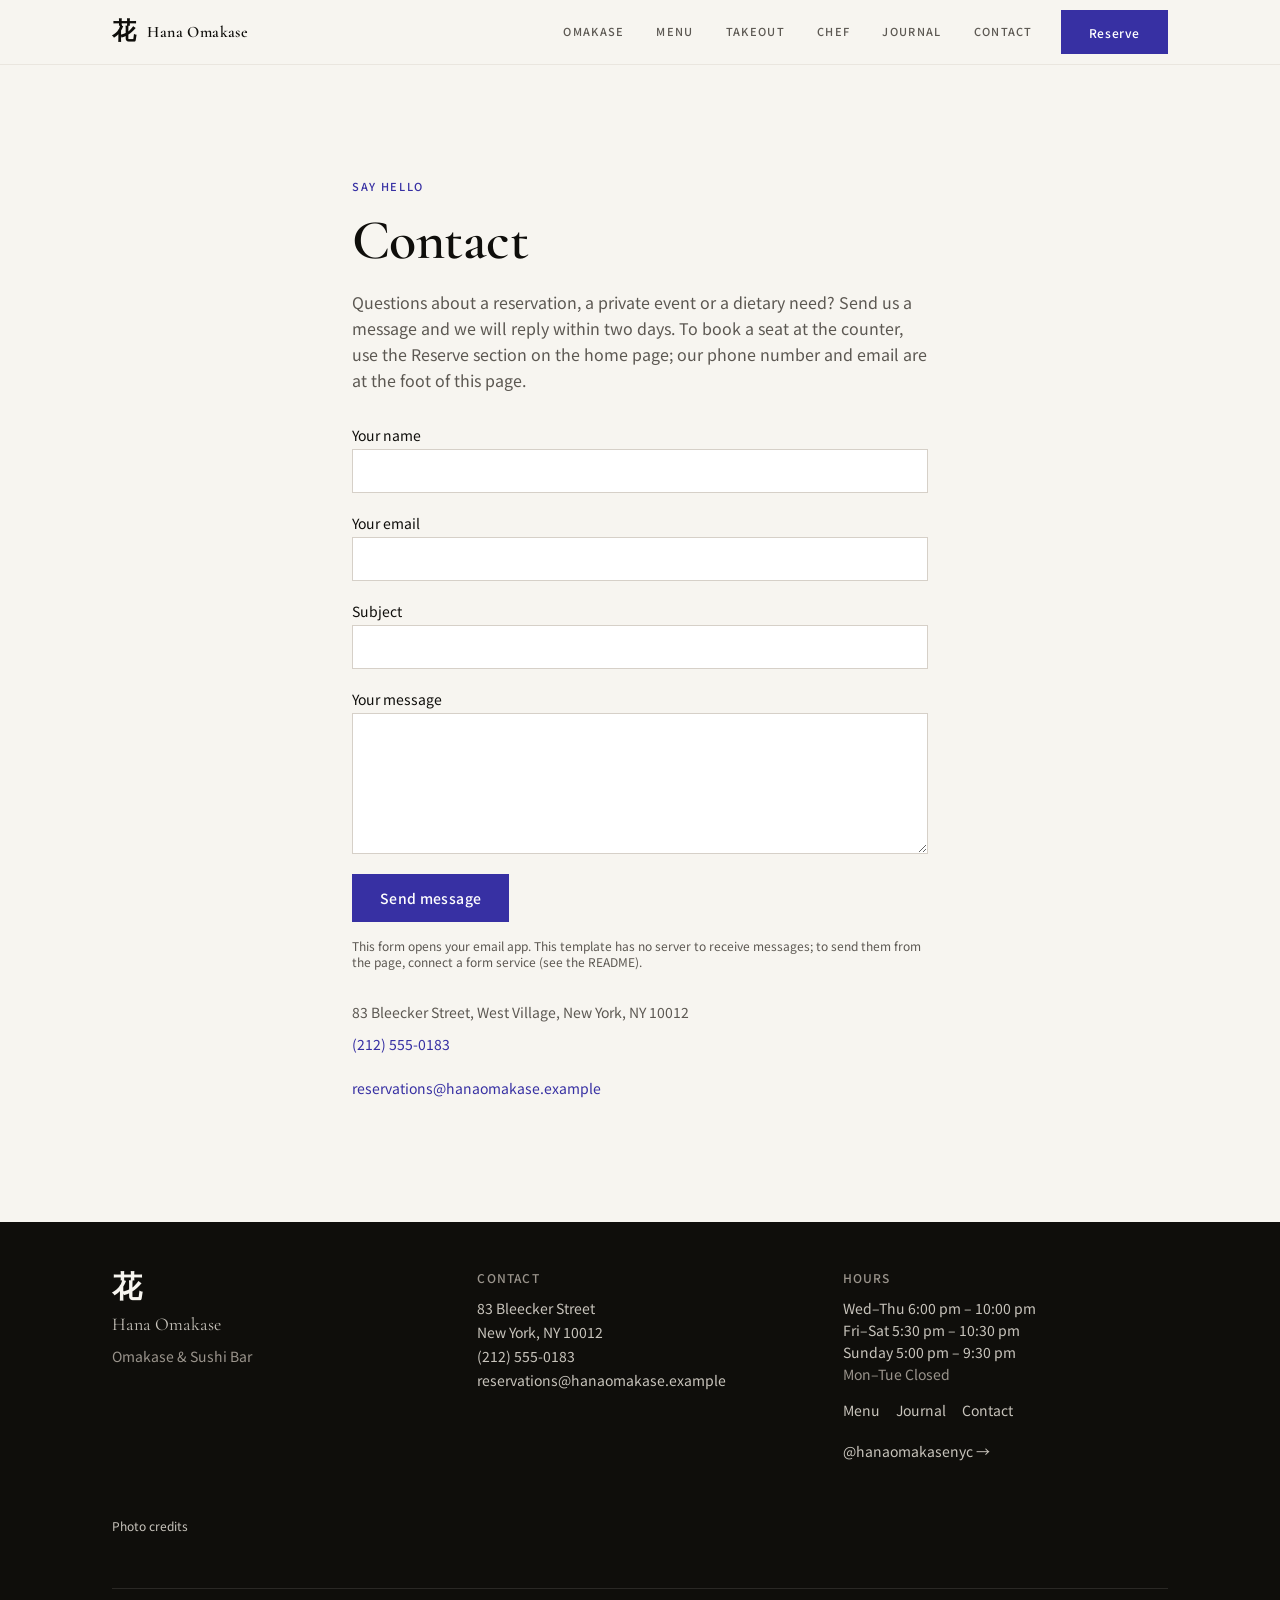
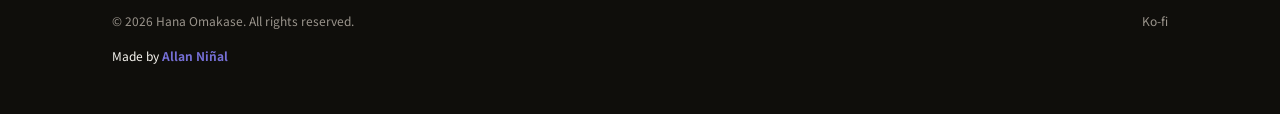
<file: contact/index.html>
<!DOCTYPE html><html lang="en" class="scroll-smooth" id="top"> <head><meta charset="utf-8"><meta name="viewport" content="width=device-width, initial-scale=1, viewport-fit=cover"><meta name="theme-color" content="#F7F5F0"><meta name="color-scheme" content="light"><title>Contact — Hana Omakase</title><meta name="description" content="Write to Hana Omakase: reservations, private events and dietary needs."><meta name="author" content="Kenji Matsuda"><link rel="canonical" href="https://example.com/contact/"><meta name="robots" content="index, follow"><!-- Open Graph --><meta property="og:title" content="Contact — Hana Omakase"><meta property="og:description" content="Write to Hana Omakase: reservations, private events and dietary needs."><meta property="og:url" content="https://example.com/contact/"><meta property="og:type" content="website"><meta property="og:site_name" content="Hana Omakase"><meta property="og:locale" content="en_US"><meta property="og:image" content="https://example.com/og-image.png"><meta property="og:image:type" content="image/png"><meta property="og:image:width" content="1200"><meta property="og:image:height" content="630"><meta property="og:image:alt" content="Hana Omakase — Intimate Omakase &#38; Sushi Bar in West Village, New York"><!-- Twitter / X --><meta name="twitter:card" content="summary_large_image"><meta name="twitter:title" content="Contact — Hana Omakase"><meta name="twitter:description" content="Write to Hana Omakase: reservations, private events and dietary needs."><meta name="twitter:image" content="https://example.com/og-image.png"><meta name="twitter:image:alt" content="Hana Omakase — Intimate Omakase &#38; Sushi Bar in West Village, New York"><link rel="icon" href="../favicon.svg" type="image/svg+xml"><link rel="apple-touch-icon" href="../favicon.svg"><script type="application/ld+json">{"@context":"https://schema.org","@type":"BreadcrumbList","itemListElement":[{"@type":"ListItem","position":1,"name":"Home","item":"https://example.com/"},{"@type":"ListItem","position":2,"name":"Contact","item":"https://example.com/contact/"}]}</script><link rel="stylesheet" href="../assets/index.BxSH9RsR.css">
<style>.field[data-astro-cid-ahc3q4vw]{width:100%;min-height:44px;padding:.6rem .75rem;font:inherit;background:#fff;color:var(--color-text);border:1px solid var(--color-border)}.field[data-astro-cid-ahc3q4vw]:focus-visible{outline:2px solid var(--color-accent);outline-offset:2px}
</style></head> <body class="min-h-screen flex flex-col antialiased"> <header class="sticky top-0 z-50" style="background-color: #F7F5F0; border-bottom: 1px solid #EAE6DF;" data-astro-cid-ctg3m53h> <!-- Skip link --> <a href="#main-content" class="sr-only focus:not-sr-only" style="
      position: absolute;
      top: 0.5rem;
      left: 0.5rem;
      background-color: #3730A3;
      color: #fff;
      padding: 0.5rem 1rem;
      font-size: 0.875rem;
      font-family: inherit;
      z-index: 9999;
    " data-astro-cid-ctg3m53h>
Skip to main content
</a> <div class="container-x" data-astro-cid-ctg3m53h> <div class="flex items-center justify-between h-16" data-astro-cid-ctg3m53h> <!-- Logo --> <a href="../index.html" style="
          height: 44px;
          min-width: 44px;
          display: inline-flex;
          align-items: center;
          gap: 0.75rem;
          text-decoration: none;
        " data-astro-cid-ctg3m53h> <span class="font-display text-2xl font-semibold tracking-tight" style="color: #0F0E0B;" data-astro-cid-ctg3m53h> 花 </span> <span class="hidden sm:block font-display text-base font-semibold tracking-wide" style="color: #0F0E0B;" data-astro-cid-ctg3m53h> Hana Omakase </span> </a> <!-- Desktop Nav --> <nav aria-label="Main navigation" class="hidden md:flex items-center gap-2" data-astro-cid-ctg3m53h> <a href="../index.html#omakase" style="
              min-height: 44px;
              display: inline-flex;
              align-items: center;
              padding: 0 0.75rem;
              font-size: 0.6875rem;
              font-family: 'Noto Sans JP', sans-serif;
              font-weight: 500;
              letter-spacing: 0.12em;
              text-transform: uppercase;
              color: #5C5852;
              text-decoration: none;
              transition: color 0.15s;
            " data-astro-cid-ctg3m53h> Omakase </a><a href="../menu/index.html" style="
              min-height: 44px;
              display: inline-flex;
              align-items: center;
              padding: 0 0.75rem;
              font-size: 0.6875rem;
              font-family: 'Noto Sans JP', sans-serif;
              font-weight: 500;
              letter-spacing: 0.12em;
              text-transform: uppercase;
              color: #5C5852;
              text-decoration: none;
              transition: color 0.15s;
            " data-astro-cid-ctg3m53h> Menu </a><a href="../index.html#takeout" style="
              min-height: 44px;
              display: inline-flex;
              align-items: center;
              padding: 0 0.75rem;
              font-size: 0.6875rem;
              font-family: 'Noto Sans JP', sans-serif;
              font-weight: 500;
              letter-spacing: 0.12em;
              text-transform: uppercase;
              color: #5C5852;
              text-decoration: none;
              transition: color 0.15s;
            " data-astro-cid-ctg3m53h> Takeout </a><a href="../index.html#chef" style="
              min-height: 44px;
              display: inline-flex;
              align-items: center;
              padding: 0 0.75rem;
              font-size: 0.6875rem;
              font-family: 'Noto Sans JP', sans-serif;
              font-weight: 500;
              letter-spacing: 0.12em;
              text-transform: uppercase;
              color: #5C5852;
              text-decoration: none;
              transition: color 0.15s;
            " data-astro-cid-ctg3m53h> Chef </a><a href="../journal/index.html" style="
              min-height: 44px;
              display: inline-flex;
              align-items: center;
              padding: 0 0.75rem;
              font-size: 0.6875rem;
              font-family: 'Noto Sans JP', sans-serif;
              font-weight: 500;
              letter-spacing: 0.12em;
              text-transform: uppercase;
              color: #5C5852;
              text-decoration: none;
              transition: color 0.15s;
            " data-astro-cid-ctg3m53h> Journal </a><a href="./index.html" style="
              min-height: 44px;
              display: inline-flex;
              align-items: center;
              padding: 0 0.75rem;
              font-size: 0.6875rem;
              font-family: 'Noto Sans JP', sans-serif;
              font-weight: 500;
              letter-spacing: 0.12em;
              text-transform: uppercase;
              color: #5C5852;
              text-decoration: none;
              transition: color 0.15s;
            " data-astro-cid-ctg3m53h> Contact </a> <a href="../index.html#reserve" style="
            min-height: 44px;
            display: inline-flex;
            align-items: center;
            justify-content: center;
            padding: 0 1.75rem;
            font-size: 0.75rem;
            font-family: 'Noto Sans JP', sans-serif;
            font-weight: 500;
            letter-spacing: 0.05em;
            background-color: #3730A3;
            color: #FFFFFF;
            text-decoration: none;
            transition: background-color 0.15s;
            margin-left: 0.5rem;
          " data-astro-cid-ctg3m53h>
Reserve
</a> </nav> <!-- Mobile: menu and Reserve CTA --> <div class="md:hidden flex items-center gap-2" data-astro-cid-ctg3m53h> <details class="mobile-menu" data-astro-cid-ctg3m53h> <summary aria-label="Menu" data-astro-cid-ctg3m53h>Menu</summary> <nav aria-label="Mobile navigation" data-astro-cid-ctg3m53h> <a href="../index.html#omakase" data-astro-cid-ctg3m53h>Omakase</a><a href="../menu/index.html" data-astro-cid-ctg3m53h>Menu</a><a href="../index.html#takeout" data-astro-cid-ctg3m53h>Takeout</a><a href="../index.html#chef" data-astro-cid-ctg3m53h>Chef</a><a href="../journal/index.html" data-astro-cid-ctg3m53h>Journal</a><a href="./index.html" data-astro-cid-ctg3m53h>Contact</a> </nav> </details> <a href="../index.html#reserve" style="
            min-height: 44px;
            display: inline-flex;
            align-items: center;
            justify-content: center;
            padding: 0 1.25rem;
            font-size: 0.75rem;
            font-family: 'Noto Sans JP', sans-serif;
            font-weight: 500;
            background-color: #3730A3;
            color: #FFFFFF;
            text-decoration: none;
          " data-astro-cid-ctg3m53h>
Reserve
</a> </div> </div> </div> </header>  <main class="flex-1" id="main-content">  <section class="container-x section-gap" aria-labelledby="contact-heading" data-astro-cid-ahc3q4vw> <div class="max-w-xl mx-auto" data-astro-cid-ahc3q4vw> <p class="label-eyebrow mb-3" data-astro-cid-ahc3q4vw>Say hello</p> <h1 id="contact-heading" class="font-display font-semibold" style="font-size: clamp(2.25rem, 5vw, 3.5rem); color: var(--color-text);" data-astro-cid-ahc3q4vw>Contact</h1> <p class="mt-4 text-base font-sans leading-relaxed" style="color: var(--color-text-muted);" data-astro-cid-ahc3q4vw>Questions about a reservation, a private event or a dietary need? Send us a message and we will reply within two days. To book a seat at the counter, use the Reserve section on the home page; our phone number and email are at the foot of this page.</p> <!--
        No back end. This form opens the visitor's email app, addressed to the
        address below. To send messages from the page itself, point `action` at a
        form service (Formspree, Formspark, Web3Forms, Netlify Forms...), remove
        enctype, and set method="post" as that service describes.
      --> <form action="mailto:reservations@hanaomakase.example" method="post" enctype="text/plain" class="mt-8 grid gap-5" data-astro-cid-ahc3q4vw> <label class="grid gap-1 text-sm font-sans" style="color: var(--color-text);" data-astro-cid-ahc3q4vw>Your name
<input type="text" name="name" required autocomplete="name" class="field" data-astro-cid-ahc3q4vw> </label> <label class="grid gap-1 text-sm font-sans" style="color: var(--color-text);" data-astro-cid-ahc3q4vw>Your email
<input type="email" name="email" required autocomplete="email" class="field" data-astro-cid-ahc3q4vw> </label> <label class="grid gap-1 text-sm font-sans" style="color: var(--color-text);" data-astro-cid-ahc3q4vw>Subject
<input type="text" name="subject" class="field" data-astro-cid-ahc3q4vw> </label> <label class="grid gap-1 text-sm font-sans" style="color: var(--color-text);" data-astro-cid-ahc3q4vw>Your message
<textarea name="message" rows="6" required class="field" data-astro-cid-ahc3q4vw></textarea> </label> <div data-astro-cid-ahc3q4vw><button type="submit" class="btn-primary" data-astro-cid-ahc3q4vw>Send message</button></div> </form> <p class="mt-4 text-xs font-sans" style="color: var(--color-text-muted);" data-astro-cid-ahc3q4vw>
This form opens your email app. This template has no server to receive messages; to send them from the page, connect a form service (see the README).
</p> <address class="not-italic mt-8 text-sm font-sans" style="color: var(--color-text-muted);" data-astro-cid-ahc3q4vw> 83 Bleecker Street, West Village, New York, NY 10012<br data-astro-cid-ahc3q4vw> <a href="tel:(212) 555-0183" style="color: var(--color-accent); display: inline-block; padding: 0.75rem 0;" data-astro-cid-ahc3q4vw>(212) 555-0183</a><br data-astro-cid-ahc3q4vw> <a href="mailto:reservations@hanaomakase.example" style="color: var(--color-accent); display: inline-block; padding: 0.75rem 0;" data-astro-cid-ahc3q4vw>reservations@hanaomakase.example</a> </address> </div> </section>  </main> <footer style="background-color: #0F0E0B; color: #F7F5F0;" data-astro-cid-gcn2mc3v> <div class="container-x py-12" data-astro-cid-gcn2mc3v> <div class="grid grid-cols-1 md:grid-cols-3 gap-10" data-astro-cid-gcn2mc3v> <!-- Brand --> <div data-astro-cid-gcn2mc3v> <p class="font-display text-3xl font-semibold" style="color: #F7F5F0;" data-astro-cid-gcn2mc3v>花</p> <p class="mt-1 font-display text-lg" style="color: #C8C4BC;" data-astro-cid-gcn2mc3v>Hana Omakase</p> <p class="mt-2 text-sm font-sans" style="color: #9A948C;" data-astro-cid-gcn2mc3v>Omakase &amp; Sushi Bar</p> </div> <!-- Contact --> <div data-astro-cid-gcn2mc3v> <p class="text-xs font-sans font-medium uppercase tracking-widest mb-3" style="color: #9A948C;" data-astro-cid-gcn2mc3v>Contact</p> <address class="not-italic text-sm font-sans space-y-1" style="color: #C8C4BC;" data-astro-cid-gcn2mc3v> <p data-astro-cid-gcn2mc3v>83 Bleecker Street</p> <p data-astro-cid-gcn2mc3v>New York, NY 10012</p> <p class="mt-2" data-astro-cid-gcn2mc3v> <a href="tel:(212) 555-0183" style="color: #C8C4BC;" data-astro-cid-gcn2mc3v>(212) 555-0183</a> </p> <p data-astro-cid-gcn2mc3v> <a href="mailto:reservations@hanaomakase.example" style="color: #C8C4BC;" data-astro-cid-gcn2mc3v>reservations@hanaomakase.example</a> </p> </address> </div> <!-- Hours / Links --> <div data-astro-cid-gcn2mc3v> <p class="text-xs font-sans font-medium uppercase tracking-widest mb-3" style="color: #9A948C;" data-astro-cid-gcn2mc3v>Hours</p> <div class="text-sm font-sans space-y-0.5" style="color: #C8C4BC;" data-astro-cid-gcn2mc3v> <p data-astro-cid-gcn2mc3v>Wed–Thu 6:00 pm – 10:00 pm</p> <p data-astro-cid-gcn2mc3v>Fri–Sat  5:30 pm – 10:30 pm</p> <p data-astro-cid-gcn2mc3v>Sunday  5:00 pm – 9:30 pm</p> <p class="mt-1" style="color: #9A948C;" data-astro-cid-gcn2mc3v>Mon–Tue Closed</p> </div> <nav aria-label="Pages" class="mt-4 text-sm font-sans flex flex-wrap gap-x-4 gap-y-1" data-astro-cid-gcn2mc3v> <a href="../menu/index.html" style="color: #C8C4BC;" data-astro-cid-gcn2mc3v>Menu</a> <a href="../journal/index.html" style="color: #C8C4BC;" data-astro-cid-gcn2mc3v>Journal</a> <a href="./index.html" style="color: #C8C4BC;" data-astro-cid-gcn2mc3v>Contact</a> </nav> <div class="mt-4" data-astro-cid-gcn2mc3v> <a href="https://instagram.com/hanaomakasenyc" class="text-sm font-sans hover:opacity-80 transition-opacity" style="color: #C8C4BC;" target="_blank" rel="noopener noreferrer" data-astro-cid-gcn2mc3v> @hanaomakasenyc &rarr;
</a> </div> </div> </div> <!-- Photo credits. Required while you use the demo photos (Unsplash asks for
         the photographer and a link). Delete this whole <details> block once you
         have replaced the photos with your own. --> <details class="mt-10 text-xs font-sans" style="color: #C8C4BC;" data-photo-credits data-astro-cid-gcn2mc3v> <summary style="cursor: pointer; min-height: 44px; display: flex; align-items: center;" data-astro-cid-gcn2mc3v>Photo credits</summary> <p class="mt-2" style="color: #9A948C;" data-astro-cid-gcn2mc3v>
Demo photographs from <a href="https://unsplash.com/?utm_source=allanninal_dev&utm_medium=referral" style="color: #C8C4BC;" data-astro-cid-gcn2mc3v>Unsplash</a>. Replace them, and these credits, with your own before launch.
</p> <ul class="mt-2 space-y-1" data-astro-cid-gcn2mc3v> <li data-astro-cid-gcn2mc3v>The counter: Photo by <a href="https://unsplash.com/@ryunosuke_kikuno?utm_source=allanninal_dev&utm_medium=referral" style="color: #C8C4BC;" data-astro-cid-gcn2mc3v>Ryunosuke Kikuno</a> on <a href="https://unsplash.com/photos/5jAfMVcE0Ag?utm_source=allanninal_dev&utm_medium=referral" style="color: #C8C4BC;" data-astro-cid-gcn2mc3v>Unsplash</a></li><li data-astro-cid-gcn2mc3v>Nigiri on a dark slate: Photo by <a href="https://unsplash.com/@tad_higuchi?utm_source=allanninal_dev&utm_medium=referral" style="color: #C8C4BC;" data-astro-cid-gcn2mc3v>Tadahiro Higuchi</a> on <a href="https://unsplash.com/photos/6ZLJkVvqcB4?utm_source=allanninal_dev&utm_medium=referral" style="color: #C8C4BC;" data-astro-cid-gcn2mc3v>Unsplash</a></li><li data-astro-cid-gcn2mc3v>Salmon and prawn nigiri: Photo by <a href="https://unsplash.com/@shootdelicious?utm_source=allanninal_dev&utm_medium=referral" style="color: #C8C4BC;" data-astro-cid-gcn2mc3v>Eiliv Aceron</a> on <a href="https://unsplash.com/photos/KArbm3dvB7Y?utm_source=allanninal_dev&utm_medium=referral" style="color: #C8C4BC;" data-astro-cid-gcn2mc3v>Unsplash</a></li><li data-astro-cid-gcn2mc3v>The chef at the counter: Photo by <a href="https://unsplash.com/@wyron?utm_source=allanninal_dev&utm_medium=referral" style="color: #C8C4BC;" data-astro-cid-gcn2mc3v>Wyron A</a> on <a href="https://unsplash.com/photos/Lhb1DyyNr7U?utm_source=allanninal_dev&utm_medium=referral" style="color: #C8C4BC;" data-astro-cid-gcn2mc3v>Unsplash</a></li> </ul> </details> <!-- Bottom bar --> <div class="mt-10 pt-6 flex flex-col sm:flex-row items-start sm:items-center justify-between gap-3" style="border-top: 1px solid #2A2825;" data-astro-cid-gcn2mc3v> <p class="text-xs font-sans" style="color: #9A948C;" data-astro-cid-gcn2mc3v>
&copy; 2026 Hana Omakase. All rights reserved.
</p> <p class="text-xs font-sans" style="color: #9A948C;" data-astro-cid-gcn2mc3v> Ko-fi </p> </div>  <p class="maker-credit" data-maker-credit="1" data-astro-cid-gcn2mc3v>Made by <a href="https://www.linkedin.com/in/allanninal/" data-maker-credit="1" target="_blank" rel="noopener noreferrer" data-astro-cid-gcn2mc3v>Allan Ni&ntilde;al</a></p> </div> </footer>   <!-- Scroll-reveal observer --> <script>
      (function () {
        if (!window.IntersectionObserver) return;
        var els = document.querySelectorAll('.reveal');
        var observer = new IntersectionObserver(
          function (entries) {
            entries.forEach(function (entry) {
              if (entry.isIntersecting) {
                entry.target.classList.add('visible');
                observer.unobserve(entry.target);
              }
            });
          },
          { threshold: 0.08 }
        );
        els.forEach(function (el) { observer.observe(el); });
      })();
    </script> </body> </html>
</file>
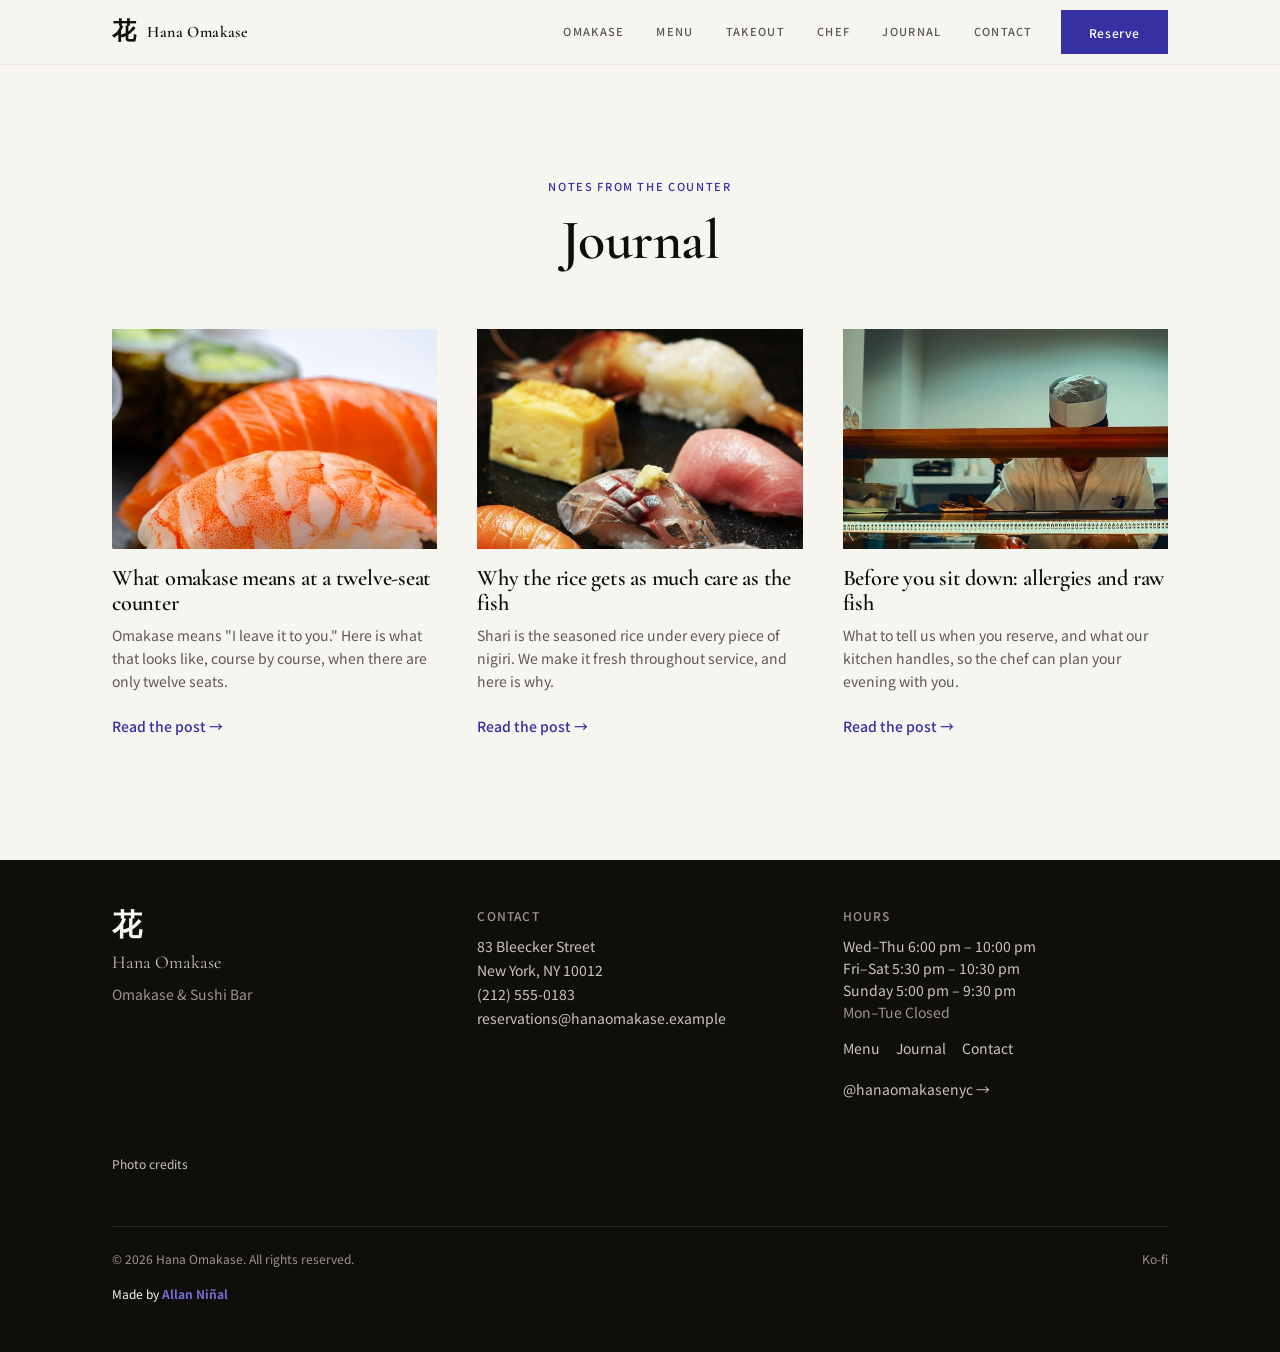
<file: journal/index.html>
<!DOCTYPE html><html lang="en" class="scroll-smooth" id="top"> <head><meta charset="utf-8"><meta name="viewport" content="width=device-width, initial-scale=1, viewport-fit=cover"><meta name="theme-color" content="#F7F5F0"><meta name="color-scheme" content="light"><title>Journal — Hana Omakase</title><meta name="description" content="Notes from the counter at Hana Omakase: omakase, rice, allergies and raw fish."><meta name="author" content="Kenji Matsuda"><link rel="canonical" href="https://example.com/journal/"><meta name="robots" content="index, follow"><!-- Open Graph --><meta property="og:title" content="Journal — Hana Omakase"><meta property="og:description" content="Notes from the counter at Hana Omakase: omakase, rice, allergies and raw fish."><meta property="og:url" content="https://example.com/journal/"><meta property="og:type" content="website"><meta property="og:site_name" content="Hana Omakase"><meta property="og:locale" content="en_US"><meta property="og:image" content="https://example.com/og-image.png"><meta property="og:image:type" content="image/png"><meta property="og:image:width" content="1200"><meta property="og:image:height" content="630"><meta property="og:image:alt" content="Hana Omakase — Intimate Omakase &#38; Sushi Bar in West Village, New York"><!-- Twitter / X --><meta name="twitter:card" content="summary_large_image"><meta name="twitter:title" content="Journal — Hana Omakase"><meta name="twitter:description" content="Notes from the counter at Hana Omakase: omakase, rice, allergies and raw fish."><meta name="twitter:image" content="https://example.com/og-image.png"><meta name="twitter:image:alt" content="Hana Omakase — Intimate Omakase &#38; Sushi Bar in West Village, New York"><link rel="icon" href="../favicon.svg" type="image/svg+xml"><link rel="apple-touch-icon" href="../favicon.svg"><script type="application/ld+json">{"@context":"https://schema.org","@type":"BreadcrumbList","itemListElement":[{"@type":"ListItem","position":1,"name":"Home","item":"https://example.com/"},{"@type":"ListItem","position":2,"name":"Journal","item":"https://example.com/journal/"}]}</script><link rel="stylesheet" href="../assets/index.BxSH9RsR.css"></head> <body class="min-h-screen flex flex-col antialiased"> <header class="sticky top-0 z-50" style="background-color: #F7F5F0; border-bottom: 1px solid #EAE6DF;" data-astro-cid-ctg3m53h> <!-- Skip link --> <a href="#main-content" class="sr-only focus:not-sr-only" style="
      position: absolute;
      top: 0.5rem;
      left: 0.5rem;
      background-color: #3730A3;
      color: #fff;
      padding: 0.5rem 1rem;
      font-size: 0.875rem;
      font-family: inherit;
      z-index: 9999;
    " data-astro-cid-ctg3m53h>
Skip to main content
</a> <div class="container-x" data-astro-cid-ctg3m53h> <div class="flex items-center justify-between h-16" data-astro-cid-ctg3m53h> <!-- Logo --> <a href="../index.html" style="
          height: 44px;
          min-width: 44px;
          display: inline-flex;
          align-items: center;
          gap: 0.75rem;
          text-decoration: none;
        " data-astro-cid-ctg3m53h> <span class="font-display text-2xl font-semibold tracking-tight" style="color: #0F0E0B;" data-astro-cid-ctg3m53h> 花 </span> <span class="hidden sm:block font-display text-base font-semibold tracking-wide" style="color: #0F0E0B;" data-astro-cid-ctg3m53h> Hana Omakase </span> </a> <!-- Desktop Nav --> <nav aria-label="Main navigation" class="hidden md:flex items-center gap-2" data-astro-cid-ctg3m53h> <a href="../index.html#omakase" style="
              min-height: 44px;
              display: inline-flex;
              align-items: center;
              padding: 0 0.75rem;
              font-size: 0.6875rem;
              font-family: 'Noto Sans JP', sans-serif;
              font-weight: 500;
              letter-spacing: 0.12em;
              text-transform: uppercase;
              color: #5C5852;
              text-decoration: none;
              transition: color 0.15s;
            " data-astro-cid-ctg3m53h> Omakase </a><a href="../menu/index.html" style="
              min-height: 44px;
              display: inline-flex;
              align-items: center;
              padding: 0 0.75rem;
              font-size: 0.6875rem;
              font-family: 'Noto Sans JP', sans-serif;
              font-weight: 500;
              letter-spacing: 0.12em;
              text-transform: uppercase;
              color: #5C5852;
              text-decoration: none;
              transition: color 0.15s;
            " data-astro-cid-ctg3m53h> Menu </a><a href="../index.html#takeout" style="
              min-height: 44px;
              display: inline-flex;
              align-items: center;
              padding: 0 0.75rem;
              font-size: 0.6875rem;
              font-family: 'Noto Sans JP', sans-serif;
              font-weight: 500;
              letter-spacing: 0.12em;
              text-transform: uppercase;
              color: #5C5852;
              text-decoration: none;
              transition: color 0.15s;
            " data-astro-cid-ctg3m53h> Takeout </a><a href="../index.html#chef" style="
              min-height: 44px;
              display: inline-flex;
              align-items: center;
              padding: 0 0.75rem;
              font-size: 0.6875rem;
              font-family: 'Noto Sans JP', sans-serif;
              font-weight: 500;
              letter-spacing: 0.12em;
              text-transform: uppercase;
              color: #5C5852;
              text-decoration: none;
              transition: color 0.15s;
            " data-astro-cid-ctg3m53h> Chef </a><a href="./index.html" style="
              min-height: 44px;
              display: inline-flex;
              align-items: center;
              padding: 0 0.75rem;
              font-size: 0.6875rem;
              font-family: 'Noto Sans JP', sans-serif;
              font-weight: 500;
              letter-spacing: 0.12em;
              text-transform: uppercase;
              color: #5C5852;
              text-decoration: none;
              transition: color 0.15s;
            " data-astro-cid-ctg3m53h> Journal </a><a href="../contact/index.html" style="
              min-height: 44px;
              display: inline-flex;
              align-items: center;
              padding: 0 0.75rem;
              font-size: 0.6875rem;
              font-family: 'Noto Sans JP', sans-serif;
              font-weight: 500;
              letter-spacing: 0.12em;
              text-transform: uppercase;
              color: #5C5852;
              text-decoration: none;
              transition: color 0.15s;
            " data-astro-cid-ctg3m53h> Contact </a> <a href="../index.html#reserve" style="
            min-height: 44px;
            display: inline-flex;
            align-items: center;
            justify-content: center;
            padding: 0 1.75rem;
            font-size: 0.75rem;
            font-family: 'Noto Sans JP', sans-serif;
            font-weight: 500;
            letter-spacing: 0.05em;
            background-color: #3730A3;
            color: #FFFFFF;
            text-decoration: none;
            transition: background-color 0.15s;
            margin-left: 0.5rem;
          " data-astro-cid-ctg3m53h>
Reserve
</a> </nav> <!-- Mobile: menu and Reserve CTA --> <div class="md:hidden flex items-center gap-2" data-astro-cid-ctg3m53h> <details class="mobile-menu" data-astro-cid-ctg3m53h> <summary aria-label="Menu" data-astro-cid-ctg3m53h>Menu</summary> <nav aria-label="Mobile navigation" data-astro-cid-ctg3m53h> <a href="../index.html#omakase" data-astro-cid-ctg3m53h>Omakase</a><a href="../menu/index.html" data-astro-cid-ctg3m53h>Menu</a><a href="../index.html#takeout" data-astro-cid-ctg3m53h>Takeout</a><a href="../index.html#chef" data-astro-cid-ctg3m53h>Chef</a><a href="./index.html" data-astro-cid-ctg3m53h>Journal</a><a href="../contact/index.html" data-astro-cid-ctg3m53h>Contact</a> </nav> </details> <a href="../index.html#reserve" style="
            min-height: 44px;
            display: inline-flex;
            align-items: center;
            justify-content: center;
            padding: 0 1.25rem;
            font-size: 0.75rem;
            font-family: 'Noto Sans JP', sans-serif;
            font-weight: 500;
            background-color: #3730A3;
            color: #FFFFFF;
            text-decoration: none;
          " data-astro-cid-ctg3m53h>
Reserve
</a> </div> </div> </div> </header>  <main class="flex-1" id="main-content">  <section class="container-x section-gap" aria-labelledby="journal-heading"> <div class="text-center max-w-xl mx-auto mb-14"> <p class="label-eyebrow mb-3">Notes from the counter</p> <h1 id="journal-heading" class="font-display font-semibold" style="font-size: clamp(2.25rem, 5vw, 3.5rem); color: var(--color-text);">Journal</h1> </div> <div class="grid gap-10 md:grid-cols-3"> <article> <a href="./what-omakase-means/index.html" style="text-decoration: none; color: inherit; display: block;"> <img src="../images/gallery/omakase.jpg" alt="Salmon and prawn nigiri with cucumber maki behind them" width="600" height="600" loading="lazy" decoding="async" class="w-full object-cover" style="height: 220px;"> <h2 class="font-display font-semibold mt-4" style="font-size: 1.4rem; color: var(--color-text);">What omakase means at a twelve-seat counter</h2> </a> <p class="mt-2 text-sm font-sans leading-relaxed" style="color: var(--color-text-muted);">Omakase means &quot;I leave it to you.&quot; Here is what that looks like, course by course, when there are only twelve seats.</p> <a href="./what-omakase-means/index.html" class="inline-block mt-3 text-sm font-sans font-medium" style="color: var(--color-accent); min-height: 44px; line-height: 44px;">Read the post<span class="sr-only">: What omakase means at a twelve-seat counter</span> &rarr;</a> </article><article> <a href="./why-the-rice-matters/index.html" style="text-decoration: none; color: inherit; display: block;"> <img src="../images/gallery/nigiri.jpg" alt="Nigiri on a dark slate: prawn, tamago, tuna, mackerel and salmon" width="600" height="600" loading="lazy" decoding="async" class="w-full object-cover" style="height: 220px;"> <h2 class="font-display font-semibold mt-4" style="font-size: 1.4rem; color: var(--color-text);">Why the rice gets as much care as the fish</h2> </a> <p class="mt-2 text-sm font-sans leading-relaxed" style="color: var(--color-text-muted);">Shari is the seasoned rice under every piece of nigiri. We make it fresh throughout service, and here is why.</p> <a href="./why-the-rice-matters/index.html" class="inline-block mt-3 text-sm font-sans font-medium" style="color: var(--color-accent); min-height: 44px; line-height: 44px;">Read the post<span class="sr-only">: Why the rice gets as much care as the fish</span> &rarr;</a> </article><article> <a href="./allergies-and-raw-fish/index.html" style="text-decoration: none; color: inherit; display: block;"> <img src="../images/gallery/chef.jpg" alt="A sushi chef in a white cap working behind the counter glass" width="600" height="600" loading="lazy" decoding="async" class="w-full object-cover" style="height: 220px;"> <h2 class="font-display font-semibold mt-4" style="font-size: 1.4rem; color: var(--color-text);">Before you sit down: allergies and raw fish</h2> </a> <p class="mt-2 text-sm font-sans leading-relaxed" style="color: var(--color-text-muted);">What to tell us when you reserve, and what our kitchen handles, so the chef can plan your evening with you.</p> <a href="./allergies-and-raw-fish/index.html" class="inline-block mt-3 text-sm font-sans font-medium" style="color: var(--color-accent); min-height: 44px; line-height: 44px;">Read the post<span class="sr-only">: Before you sit down: allergies and raw fish</span> &rarr;</a> </article> </div> </section>  </main> <footer style="background-color: #0F0E0B; color: #F7F5F0;" data-astro-cid-gcn2mc3v> <div class="container-x py-12" data-astro-cid-gcn2mc3v> <div class="grid grid-cols-1 md:grid-cols-3 gap-10" data-astro-cid-gcn2mc3v> <!-- Brand --> <div data-astro-cid-gcn2mc3v> <p class="font-display text-3xl font-semibold" style="color: #F7F5F0;" data-astro-cid-gcn2mc3v>花</p> <p class="mt-1 font-display text-lg" style="color: #C8C4BC;" data-astro-cid-gcn2mc3v>Hana Omakase</p> <p class="mt-2 text-sm font-sans" style="color: #9A948C;" data-astro-cid-gcn2mc3v>Omakase &amp; Sushi Bar</p> </div> <!-- Contact --> <div data-astro-cid-gcn2mc3v> <p class="text-xs font-sans font-medium uppercase tracking-widest mb-3" style="color: #9A948C;" data-astro-cid-gcn2mc3v>Contact</p> <address class="not-italic text-sm font-sans space-y-1" style="color: #C8C4BC;" data-astro-cid-gcn2mc3v> <p data-astro-cid-gcn2mc3v>83 Bleecker Street</p> <p data-astro-cid-gcn2mc3v>New York, NY 10012</p> <p class="mt-2" data-astro-cid-gcn2mc3v> <a href="tel:(212) 555-0183" style="color: #C8C4BC;" data-astro-cid-gcn2mc3v>(212) 555-0183</a> </p> <p data-astro-cid-gcn2mc3v> <a href="mailto:reservations@hanaomakase.example" style="color: #C8C4BC;" data-astro-cid-gcn2mc3v>reservations@hanaomakase.example</a> </p> </address> </div> <!-- Hours / Links --> <div data-astro-cid-gcn2mc3v> <p class="text-xs font-sans font-medium uppercase tracking-widest mb-3" style="color: #9A948C;" data-astro-cid-gcn2mc3v>Hours</p> <div class="text-sm font-sans space-y-0.5" style="color: #C8C4BC;" data-astro-cid-gcn2mc3v> <p data-astro-cid-gcn2mc3v>Wed–Thu 6:00 pm – 10:00 pm</p> <p data-astro-cid-gcn2mc3v>Fri–Sat  5:30 pm – 10:30 pm</p> <p data-astro-cid-gcn2mc3v>Sunday  5:00 pm – 9:30 pm</p> <p class="mt-1" style="color: #9A948C;" data-astro-cid-gcn2mc3v>Mon–Tue Closed</p> </div> <nav aria-label="Pages" class="mt-4 text-sm font-sans flex flex-wrap gap-x-4 gap-y-1" data-astro-cid-gcn2mc3v> <a href="../menu/index.html" style="color: #C8C4BC;" data-astro-cid-gcn2mc3v>Menu</a> <a href="./index.html" style="color: #C8C4BC;" data-astro-cid-gcn2mc3v>Journal</a> <a href="../contact/index.html" style="color: #C8C4BC;" data-astro-cid-gcn2mc3v>Contact</a> </nav> <div class="mt-4" data-astro-cid-gcn2mc3v> <a href="https://instagram.com/hanaomakasenyc" class="text-sm font-sans hover:opacity-80 transition-opacity" style="color: #C8C4BC;" target="_blank" rel="noopener noreferrer" data-astro-cid-gcn2mc3v> @hanaomakasenyc &rarr;
</a> </div> </div> </div> <!-- Photo credits. Required while you use the demo photos (Unsplash asks for
         the photographer and a link). Delete this whole <details> block once you
         have replaced the photos with your own. --> <details class="mt-10 text-xs font-sans" style="color: #C8C4BC;" data-photo-credits data-astro-cid-gcn2mc3v> <summary style="cursor: pointer; min-height: 44px; display: flex; align-items: center;" data-astro-cid-gcn2mc3v>Photo credits</summary> <p class="mt-2" style="color: #9A948C;" data-astro-cid-gcn2mc3v>
Demo photographs from <a href="https://unsplash.com/?utm_source=allanninal_dev&utm_medium=referral" style="color: #C8C4BC;" data-astro-cid-gcn2mc3v>Unsplash</a>. Replace them, and these credits, with your own before launch.
</p> <ul class="mt-2 space-y-1" data-astro-cid-gcn2mc3v> <li data-astro-cid-gcn2mc3v>The counter: Photo by <a href="https://unsplash.com/@ryunosuke_kikuno?utm_source=allanninal_dev&utm_medium=referral" style="color: #C8C4BC;" data-astro-cid-gcn2mc3v>Ryunosuke Kikuno</a> on <a href="https://unsplash.com/photos/5jAfMVcE0Ag?utm_source=allanninal_dev&utm_medium=referral" style="color: #C8C4BC;" data-astro-cid-gcn2mc3v>Unsplash</a></li><li data-astro-cid-gcn2mc3v>Nigiri on a dark slate: Photo by <a href="https://unsplash.com/@tad_higuchi?utm_source=allanninal_dev&utm_medium=referral" style="color: #C8C4BC;" data-astro-cid-gcn2mc3v>Tadahiro Higuchi</a> on <a href="https://unsplash.com/photos/6ZLJkVvqcB4?utm_source=allanninal_dev&utm_medium=referral" style="color: #C8C4BC;" data-astro-cid-gcn2mc3v>Unsplash</a></li><li data-astro-cid-gcn2mc3v>Salmon and prawn nigiri: Photo by <a href="https://unsplash.com/@shootdelicious?utm_source=allanninal_dev&utm_medium=referral" style="color: #C8C4BC;" data-astro-cid-gcn2mc3v>Eiliv Aceron</a> on <a href="https://unsplash.com/photos/KArbm3dvB7Y?utm_source=allanninal_dev&utm_medium=referral" style="color: #C8C4BC;" data-astro-cid-gcn2mc3v>Unsplash</a></li><li data-astro-cid-gcn2mc3v>The chef at the counter: Photo by <a href="https://unsplash.com/@wyron?utm_source=allanninal_dev&utm_medium=referral" style="color: #C8C4BC;" data-astro-cid-gcn2mc3v>Wyron A</a> on <a href="https://unsplash.com/photos/Lhb1DyyNr7U?utm_source=allanninal_dev&utm_medium=referral" style="color: #C8C4BC;" data-astro-cid-gcn2mc3v>Unsplash</a></li> </ul> </details> <!-- Bottom bar --> <div class="mt-10 pt-6 flex flex-col sm:flex-row items-start sm:items-center justify-between gap-3" style="border-top: 1px solid #2A2825;" data-astro-cid-gcn2mc3v> <p class="text-xs font-sans" style="color: #9A948C;" data-astro-cid-gcn2mc3v>
&copy; 2026 Hana Omakase. All rights reserved.
</p> <p class="text-xs font-sans" style="color: #9A948C;" data-astro-cid-gcn2mc3v> Ko-fi </p> </div>  <p class="maker-credit" data-maker-credit="1" data-astro-cid-gcn2mc3v>Made by <a href="https://www.linkedin.com/in/allanninal/" data-maker-credit="1" target="_blank" rel="noopener noreferrer" data-astro-cid-gcn2mc3v>Allan Ni&ntilde;al</a></p> </div> </footer>   <!-- Scroll-reveal observer --> <script>
      (function () {
        if (!window.IntersectionObserver) return;
        var els = document.querySelectorAll('.reveal');
        var observer = new IntersectionObserver(
          function (entries) {
            entries.forEach(function (entry) {
              if (entry.isIntersecting) {
                entry.target.classList.add('visible');
                observer.unobserve(entry.target);
              }
            });
          },
          { threshold: 0.08 }
        );
        els.forEach(function (el) { observer.observe(el); });
      })();
    </script> </body> </html>
</file>
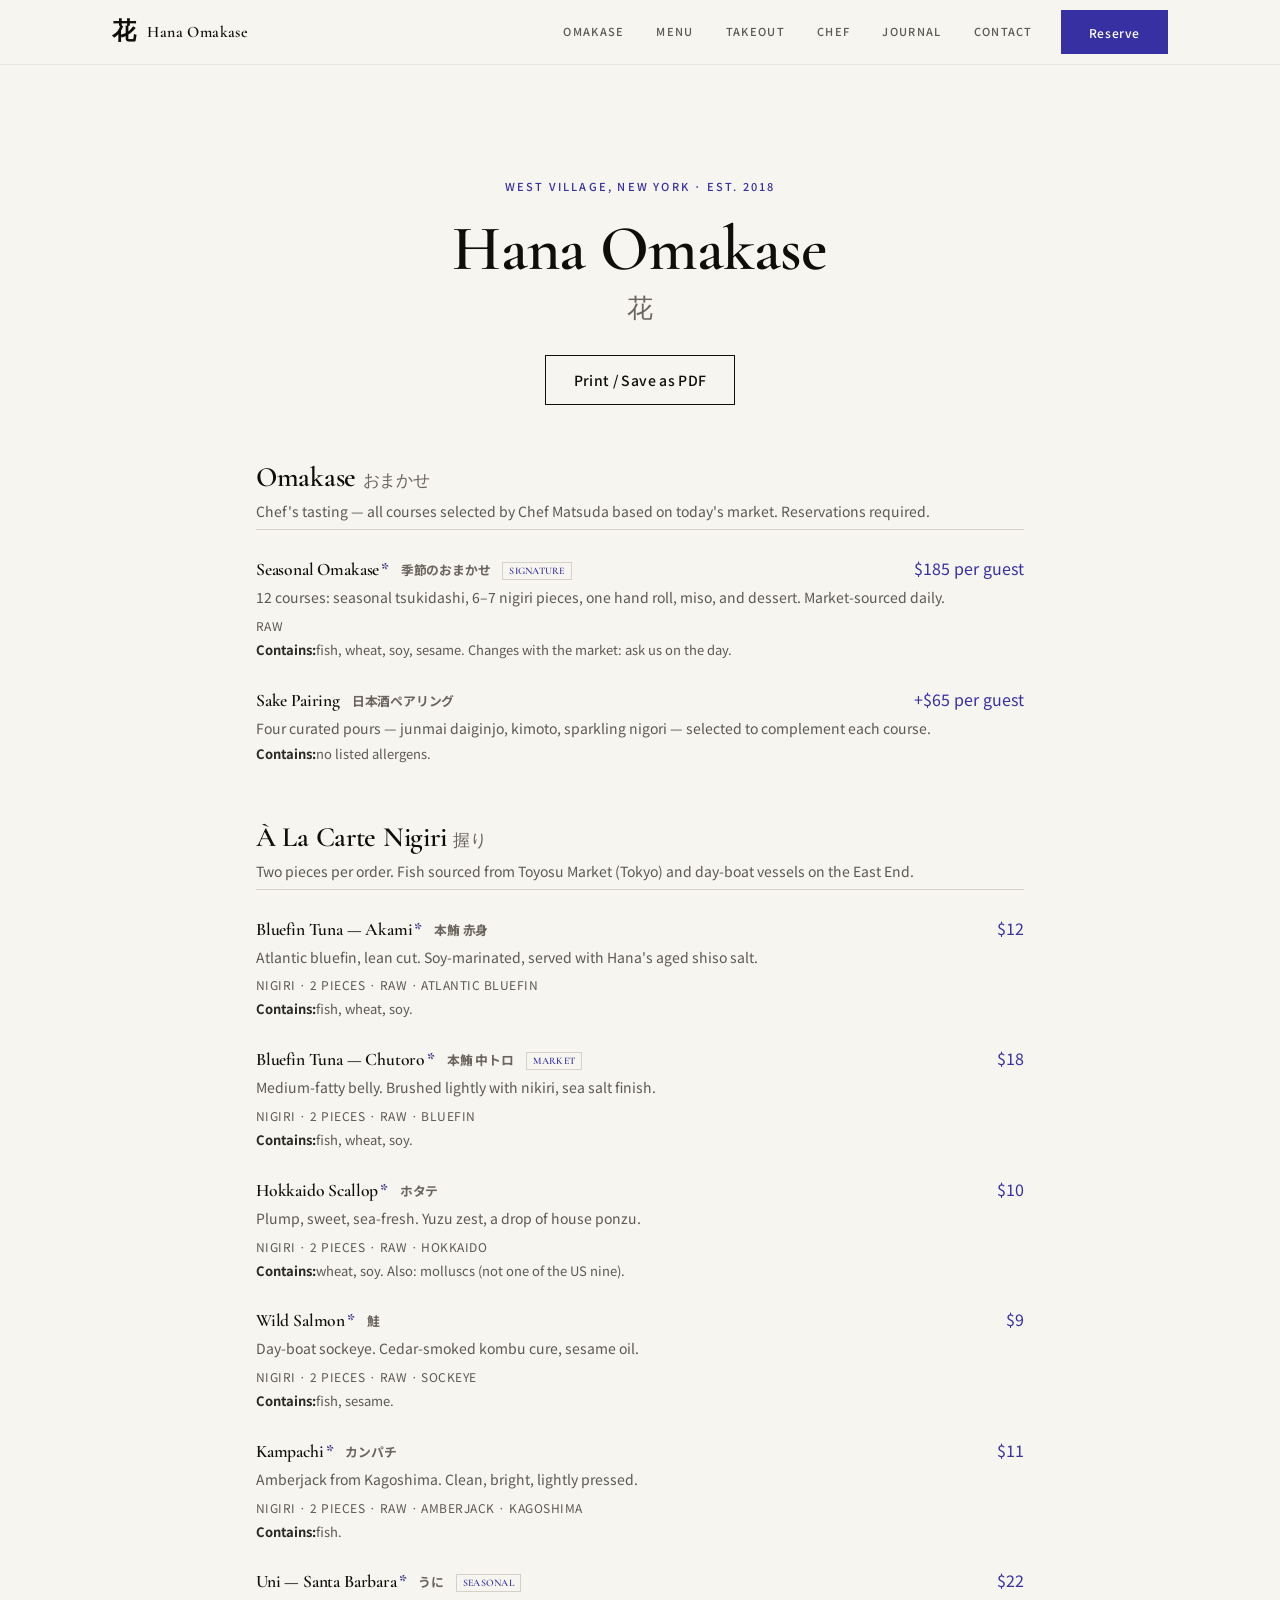
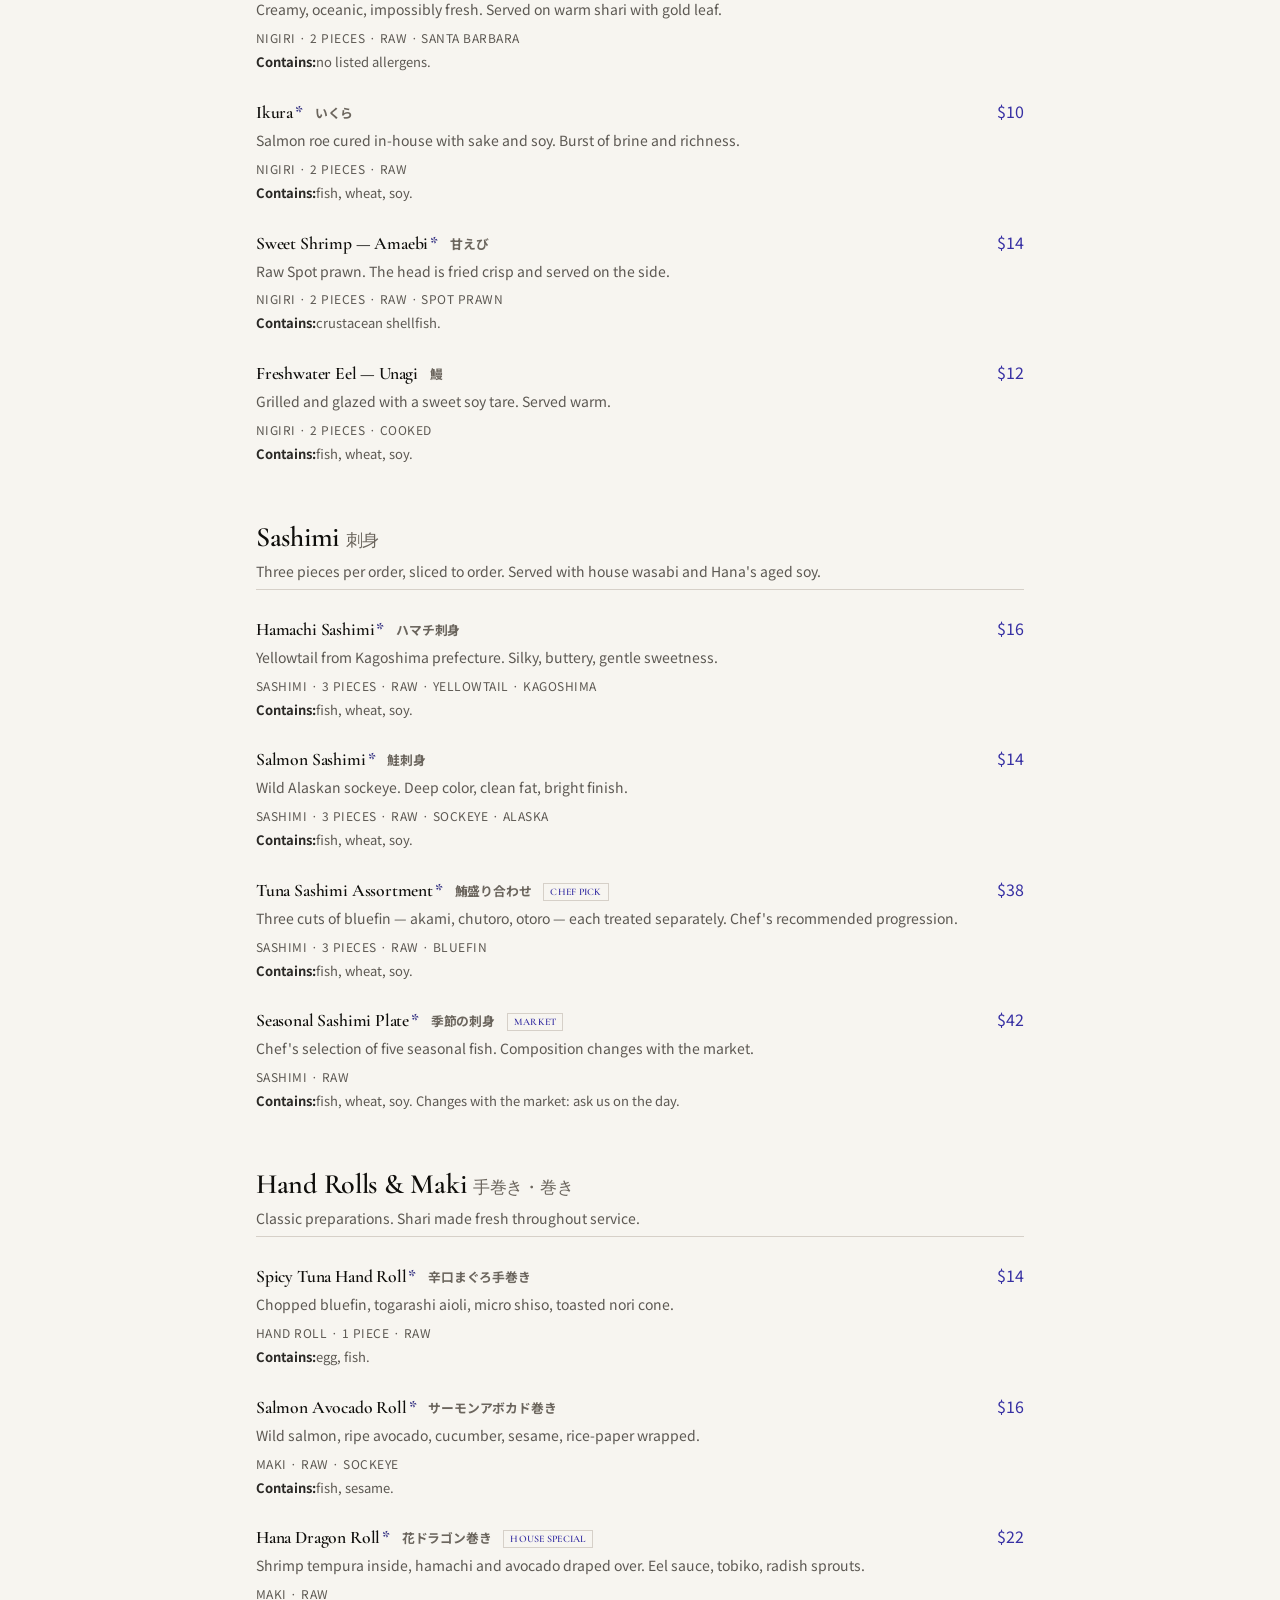
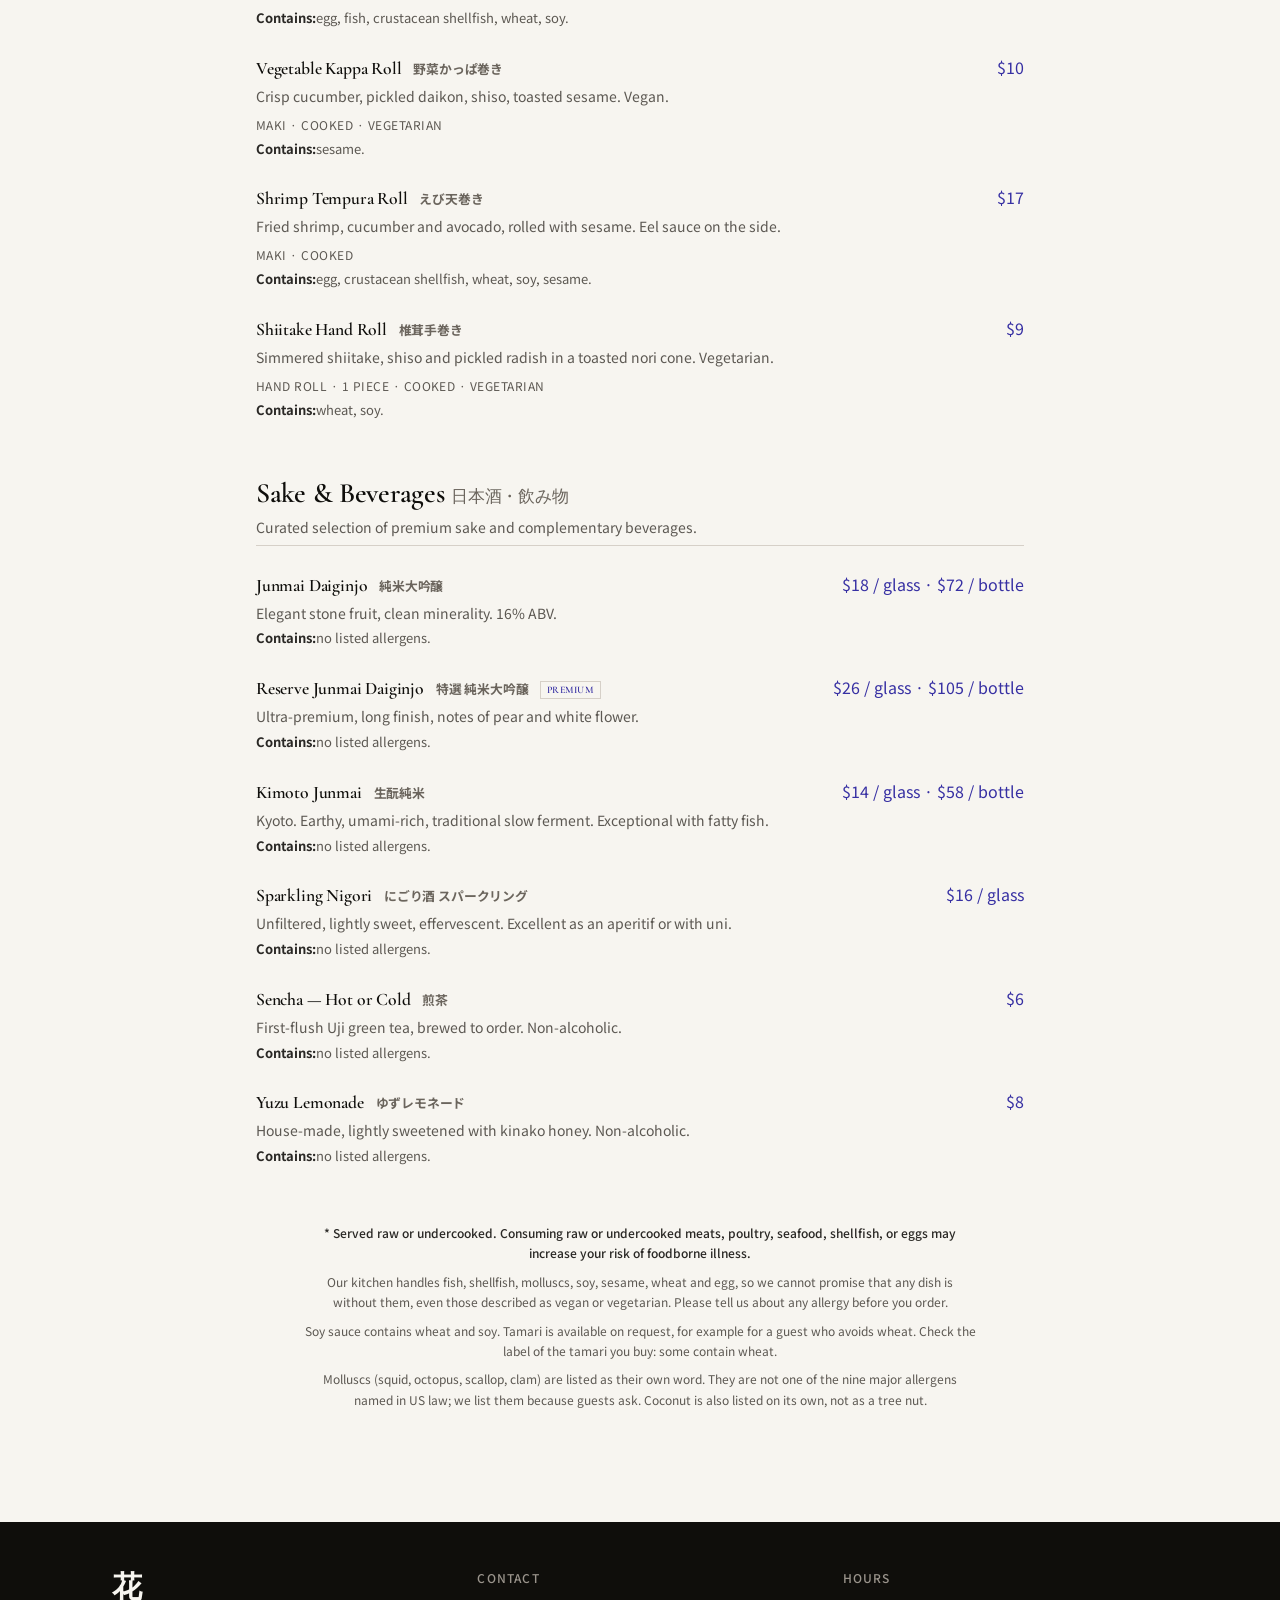
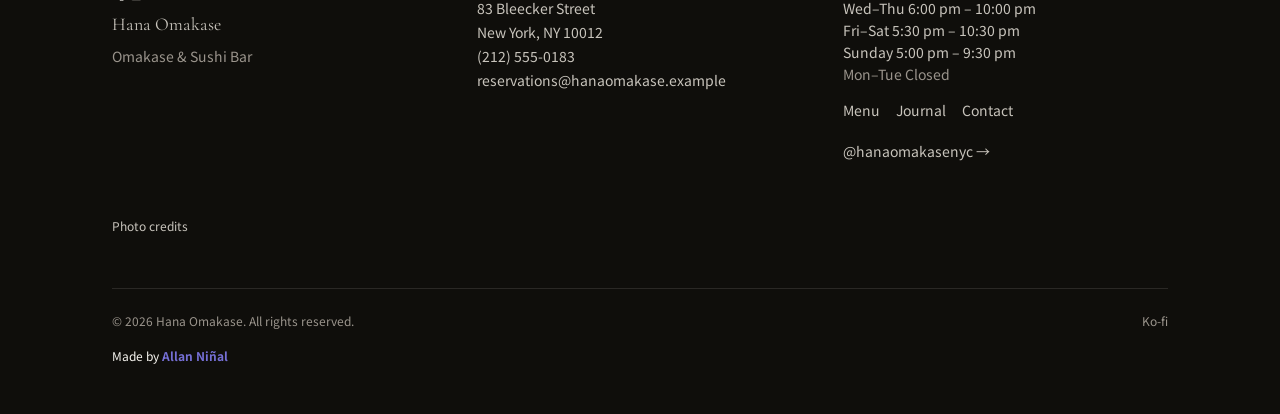
<file: menu/index.html>
<!DOCTYPE html><html lang="en" class="scroll-smooth" id="top"> <head><meta charset="utf-8"><meta name="viewport" content="width=device-width, initial-scale=1, viewport-fit=cover"><meta name="theme-color" content="#F7F5F0"><meta name="color-scheme" content="light"><title>Menu — Hana Omakase, West Village</title><meta name="description" content="The full menu at Hana Omakase: omakase, nigiri, sashimi, rolls and drinks, with prices."><meta name="author" content="Kenji Matsuda"><link rel="canonical" href="https://example.com/menu/"><meta name="robots" content="index, follow"><!-- Open Graph --><meta property="og:title" content="Menu — Hana Omakase, West Village"><meta property="og:description" content="The full menu at Hana Omakase: omakase, nigiri, sashimi, rolls and drinks, with prices."><meta property="og:url" content="https://example.com/menu/"><meta property="og:type" content="website"><meta property="og:site_name" content="Hana Omakase"><meta property="og:locale" content="en_US"><meta property="og:image" content="https://example.com/og-image.png"><meta property="og:image:type" content="image/png"><meta property="og:image:width" content="1200"><meta property="og:image:height" content="630"><meta property="og:image:alt" content="Hana Omakase — Intimate Omakase &#38; Sushi Bar in West Village, New York"><!-- Twitter / X --><meta name="twitter:card" content="summary_large_image"><meta name="twitter:title" content="Menu — Hana Omakase, West Village"><meta name="twitter:description" content="The full menu at Hana Omakase: omakase, nigiri, sashimi, rolls and drinks, with prices."><meta name="twitter:image" content="https://example.com/og-image.png"><meta name="twitter:image:alt" content="Hana Omakase — Intimate Omakase &#38; Sushi Bar in West Village, New York"><link rel="icon" href="../favicon.svg" type="image/svg+xml"><link rel="apple-touch-icon" href="../favicon.svg"><script type="application/ld+json">{"@context":"https://schema.org","@type":"BreadcrumbList","itemListElement":[{"@type":"ListItem","position":1,"name":"Home","item":"https://example.com/"},{"@type":"ListItem","position":2,"name":"Menu","item":"https://example.com/menu/"}]}</script><link rel="stylesheet" href="../assets/index.BxSH9RsR.css">
<style>@media print{header,footer,aside[aria-label],.no-print[data-astro-cid-o5xiawde]{display:none!important}body{background:#fff!important;color:#111!important}.print-menu[data-astro-cid-o5xiawde]{padding-top:0!important}}
</style><script type="module">document.getElementById("print-menu")?.addEventListener("click",()=>window.print());
</script></head> <body class="min-h-screen flex flex-col antialiased"> <header class="sticky top-0 z-50" style="background-color: #F7F5F0; border-bottom: 1px solid #EAE6DF;" data-astro-cid-ctg3m53h> <!-- Skip link --> <a href="#main-content" class="sr-only focus:not-sr-only" style="
      position: absolute;
      top: 0.5rem;
      left: 0.5rem;
      background-color: #3730A3;
      color: #fff;
      padding: 0.5rem 1rem;
      font-size: 0.875rem;
      font-family: inherit;
      z-index: 9999;
    " data-astro-cid-ctg3m53h>
Skip to main content
</a> <div class="container-x" data-astro-cid-ctg3m53h> <div class="flex items-center justify-between h-16" data-astro-cid-ctg3m53h> <!-- Logo --> <a href="../index.html" style="
          height: 44px;
          min-width: 44px;
          display: inline-flex;
          align-items: center;
          gap: 0.75rem;
          text-decoration: none;
        " data-astro-cid-ctg3m53h> <span class="font-display text-2xl font-semibold tracking-tight" style="color: #0F0E0B;" data-astro-cid-ctg3m53h> 花 </span> <span class="hidden sm:block font-display text-base font-semibold tracking-wide" style="color: #0F0E0B;" data-astro-cid-ctg3m53h> Hana Omakase </span> </a> <!-- Desktop Nav --> <nav aria-label="Main navigation" class="hidden md:flex items-center gap-2" data-astro-cid-ctg3m53h> <a href="../index.html#omakase" style="
              min-height: 44px;
              display: inline-flex;
              align-items: center;
              padding: 0 0.75rem;
              font-size: 0.6875rem;
              font-family: 'Noto Sans JP', sans-serif;
              font-weight: 500;
              letter-spacing: 0.12em;
              text-transform: uppercase;
              color: #5C5852;
              text-decoration: none;
              transition: color 0.15s;
            " data-astro-cid-ctg3m53h> Omakase </a><a href="./index.html" style="
              min-height: 44px;
              display: inline-flex;
              align-items: center;
              padding: 0 0.75rem;
              font-size: 0.6875rem;
              font-family: 'Noto Sans JP', sans-serif;
              font-weight: 500;
              letter-spacing: 0.12em;
              text-transform: uppercase;
              color: #5C5852;
              text-decoration: none;
              transition: color 0.15s;
            " data-astro-cid-ctg3m53h> Menu </a><a href="../index.html#takeout" style="
              min-height: 44px;
              display: inline-flex;
              align-items: center;
              padding: 0 0.75rem;
              font-size: 0.6875rem;
              font-family: 'Noto Sans JP', sans-serif;
              font-weight: 500;
              letter-spacing: 0.12em;
              text-transform: uppercase;
              color: #5C5852;
              text-decoration: none;
              transition: color 0.15s;
            " data-astro-cid-ctg3m53h> Takeout </a><a href="../index.html#chef" style="
              min-height: 44px;
              display: inline-flex;
              align-items: center;
              padding: 0 0.75rem;
              font-size: 0.6875rem;
              font-family: 'Noto Sans JP', sans-serif;
              font-weight: 500;
              letter-spacing: 0.12em;
              text-transform: uppercase;
              color: #5C5852;
              text-decoration: none;
              transition: color 0.15s;
            " data-astro-cid-ctg3m53h> Chef </a><a href="../journal/index.html" style="
              min-height: 44px;
              display: inline-flex;
              align-items: center;
              padding: 0 0.75rem;
              font-size: 0.6875rem;
              font-family: 'Noto Sans JP', sans-serif;
              font-weight: 500;
              letter-spacing: 0.12em;
              text-transform: uppercase;
              color: #5C5852;
              text-decoration: none;
              transition: color 0.15s;
            " data-astro-cid-ctg3m53h> Journal </a><a href="../contact/index.html" style="
              min-height: 44px;
              display: inline-flex;
              align-items: center;
              padding: 0 0.75rem;
              font-size: 0.6875rem;
              font-family: 'Noto Sans JP', sans-serif;
              font-weight: 500;
              letter-spacing: 0.12em;
              text-transform: uppercase;
              color: #5C5852;
              text-decoration: none;
              transition: color 0.15s;
            " data-astro-cid-ctg3m53h> Contact </a> <a href="../index.html#reserve" style="
            min-height: 44px;
            display: inline-flex;
            align-items: center;
            justify-content: center;
            padding: 0 1.75rem;
            font-size: 0.75rem;
            font-family: 'Noto Sans JP', sans-serif;
            font-weight: 500;
            letter-spacing: 0.05em;
            background-color: #3730A3;
            color: #FFFFFF;
            text-decoration: none;
            transition: background-color 0.15s;
            margin-left: 0.5rem;
          " data-astro-cid-ctg3m53h>
Reserve
</a> </nav> <!-- Mobile: menu and Reserve CTA --> <div class="md:hidden flex items-center gap-2" data-astro-cid-ctg3m53h> <details class="mobile-menu" data-astro-cid-ctg3m53h> <summary aria-label="Menu" data-astro-cid-ctg3m53h>Menu</summary> <nav aria-label="Mobile navigation" data-astro-cid-ctg3m53h> <a href="../index.html#omakase" data-astro-cid-ctg3m53h>Omakase</a><a href="./index.html" data-astro-cid-ctg3m53h>Menu</a><a href="../index.html#takeout" data-astro-cid-ctg3m53h>Takeout</a><a href="../index.html#chef" data-astro-cid-ctg3m53h>Chef</a><a href="../journal/index.html" data-astro-cid-ctg3m53h>Journal</a><a href="../contact/index.html" data-astro-cid-ctg3m53h>Contact</a> </nav> </details> <a href="../index.html#reserve" style="
            min-height: 44px;
            display: inline-flex;
            align-items: center;
            justify-content: center;
            padding: 0 1.25rem;
            font-size: 0.75rem;
            font-family: 'Noto Sans JP', sans-serif;
            font-weight: 500;
            background-color: #3730A3;
            color: #FFFFFF;
            text-decoration: none;
          " data-astro-cid-ctg3m53h>
Reserve
</a> </div> </div> </div> </header>  <main class="flex-1" id="main-content">  <section class="container-x section-gap print-menu" aria-labelledby="menu-page-heading" data-astro-cid-o5xiawde> <!-- Header --> <div class="text-center mb-14" data-astro-cid-o5xiawde> <p class="label-eyebrow mb-4" style="letter-spacing: 0.2em;" data-astro-cid-o5xiawde>West Village, New York · Est. 2018</p> <h1 id="menu-page-heading" class="font-display font-semibold" style="font-size: clamp(2.5rem, 6vw, 4rem); color: var(--color-text);" data-astro-cid-o5xiawde> Hana Omakase <span class="block font-display font-normal mt-2" style="font-size: 0.4em; color: var(--color-text-faint);" data-astro-cid-o5xiawde>花</span> </h1> <button id="print-menu" class="btn-ghost mt-8 no-print" type="button" data-astro-cid-o5xiawde>Print / Save as PDF</button> </div> <!-- Menu --> <div class="max-w-3xl mx-auto grid gap-14" data-astro-cid-o5xiawde> <section aria-labelledby="sec-omakase" data-astro-cid-o5xiawde> <div class="mb-6 pb-2" style="border-bottom: 1px solid var(--color-border);" data-astro-cid-o5xiawde> <h2 id="sec-omakase" class="font-display font-semibold" style="font-size: 1.75rem; color: var(--color-text);" data-astro-cid-o5xiawde> Omakase <span class="font-normal" style="font-size: 0.6em; color: var(--color-text-faint);" data-astro-cid-o5xiawde>おまかせ</span> </h2> <p class="mt-2 text-sm font-sans" style="color: var(--color-text-muted);" data-astro-cid-o5xiawde>Chef&#39;s tasting — all courses selected by Chef Matsuda based on today&#39;s market. Reservations required.</p> </div> <ul class="grid gap-6" role="list" data-astro-cid-o5xiawde> <li data-astro-cid-o5xiawde> <div class="flex items-baseline justify-between gap-4" data-astro-cid-o5xiawde> <h3 class="font-display" style="font-size: 1.1rem; color: var(--color-text);" data-astro-cid-o5xiawde> Seasonal Omakase<span class="raw-mark" data-raw-mark><span aria-hidden="true">*</span><span class="sr-only"> (served raw or undercooked)</span></span> <span class="ml-2 font-sans" style="font-size: 0.8rem; color: var(--color-text-faint);" data-astro-cid-o5xiawde>季節のおまかせ</span> <span class="ml-2 align-middle text-[10px] uppercase tracking-wide px-1.5 py-0.5" style="color: var(--color-accent); border: 1px solid var(--color-border);" data-astro-cid-o5xiawde>Signature</span> </h3> <span class="font-sans tabular-nums shrink-0" style="color: var(--color-accent);" data-astro-cid-o5xiawde>$185 per guest</span> </div> <p class="text-sm font-sans mt-1 leading-relaxed" style="color: var(--color-text-muted);" data-astro-cid-o5xiawde>12 courses: seasonal tsukidashi, 6–7 nigiri pieces, one hand roll, miso, and dessert. Market-sourced daily.</p> <p class="dish-meta" data-dish-meta>Raw</p><p class="dish-contains" data-contains><strong>Contains:</strong>fish, wheat, soy, sesame. Changes with the market: ask us on the day.</p> </li><li data-astro-cid-o5xiawde> <div class="flex items-baseline justify-between gap-4" data-astro-cid-o5xiawde> <h3 class="font-display" style="font-size: 1.1rem; color: var(--color-text);" data-astro-cid-o5xiawde> Sake Pairing <span class="ml-2 font-sans" style="font-size: 0.8rem; color: var(--color-text-faint);" data-astro-cid-o5xiawde>日本酒ペアリング</span>  </h3> <span class="font-sans tabular-nums shrink-0" style="color: var(--color-accent);" data-astro-cid-o5xiawde>+$65 per guest</span> </div> <p class="text-sm font-sans mt-1 leading-relaxed" style="color: var(--color-text-muted);" data-astro-cid-o5xiawde>Four curated pours — junmai daiginjo, kimoto, sparkling nigori — selected to complement each course.</p> <p class="dish-contains" data-contains><strong>Contains:</strong>no listed allergens.</p> </li> </ul> </section><section aria-labelledby="sec-nigiri" data-astro-cid-o5xiawde> <div class="mb-6 pb-2" style="border-bottom: 1px solid var(--color-border);" data-astro-cid-o5xiawde> <h2 id="sec-nigiri" class="font-display font-semibold" style="font-size: 1.75rem; color: var(--color-text);" data-astro-cid-o5xiawde> À La Carte Nigiri <span class="font-normal" style="font-size: 0.6em; color: var(--color-text-faint);" data-astro-cid-o5xiawde>握り</span> </h2> <p class="mt-2 text-sm font-sans" style="color: var(--color-text-muted);" data-astro-cid-o5xiawde>Two pieces per order. Fish sourced from Toyosu Market (Tokyo) and day-boat vessels on the East End.</p> </div> <ul class="grid gap-6" role="list" data-astro-cid-o5xiawde> <li data-astro-cid-o5xiawde> <div class="flex items-baseline justify-between gap-4" data-astro-cid-o5xiawde> <h3 class="font-display" style="font-size: 1.1rem; color: var(--color-text);" data-astro-cid-o5xiawde> Bluefin Tuna — Akami<span class="raw-mark" data-raw-mark><span aria-hidden="true">*</span><span class="sr-only"> (served raw or undercooked)</span></span> <span class="ml-2 font-sans" style="font-size: 0.8rem; color: var(--color-text-faint);" data-astro-cid-o5xiawde>本鮪 赤身</span>  </h3> <span class="font-sans tabular-nums shrink-0" style="color: var(--color-accent);" data-astro-cid-o5xiawde>$12</span> </div> <p class="text-sm font-sans mt-1 leading-relaxed" style="color: var(--color-text-muted);" data-astro-cid-o5xiawde>Atlantic bluefin, lean cut. Soy-marinated, served with Hana&#39;s aged shiso salt.</p> <p class="dish-meta" data-dish-meta>Nigiri · 2 pieces · Raw · Atlantic bluefin</p><p class="dish-contains" data-contains><strong>Contains:</strong>fish, wheat, soy.</p> </li><li data-astro-cid-o5xiawde> <div class="flex items-baseline justify-between gap-4" data-astro-cid-o5xiawde> <h3 class="font-display" style="font-size: 1.1rem; color: var(--color-text);" data-astro-cid-o5xiawde> Bluefin Tuna — Chutoro<span class="raw-mark" data-raw-mark><span aria-hidden="true">*</span><span class="sr-only"> (served raw or undercooked)</span></span> <span class="ml-2 font-sans" style="font-size: 0.8rem; color: var(--color-text-faint);" data-astro-cid-o5xiawde>本鮪 中トロ</span> <span class="ml-2 align-middle text-[10px] uppercase tracking-wide px-1.5 py-0.5" style="color: var(--color-accent); border: 1px solid var(--color-border);" data-astro-cid-o5xiawde>Market</span> </h3> <span class="font-sans tabular-nums shrink-0" style="color: var(--color-accent);" data-astro-cid-o5xiawde>$18</span> </div> <p class="text-sm font-sans mt-1 leading-relaxed" style="color: var(--color-text-muted);" data-astro-cid-o5xiawde>Medium-fatty belly. Brushed lightly with nikiri, sea salt finish.</p> <p class="dish-meta" data-dish-meta>Nigiri · 2 pieces · Raw · Bluefin</p><p class="dish-contains" data-contains><strong>Contains:</strong>fish, wheat, soy.</p> </li><li data-astro-cid-o5xiawde> <div class="flex items-baseline justify-between gap-4" data-astro-cid-o5xiawde> <h3 class="font-display" style="font-size: 1.1rem; color: var(--color-text);" data-astro-cid-o5xiawde> Hokkaido Scallop<span class="raw-mark" data-raw-mark><span aria-hidden="true">*</span><span class="sr-only"> (served raw or undercooked)</span></span> <span class="ml-2 font-sans" style="font-size: 0.8rem; color: var(--color-text-faint);" data-astro-cid-o5xiawde>ホタテ</span>  </h3> <span class="font-sans tabular-nums shrink-0" style="color: var(--color-accent);" data-astro-cid-o5xiawde>$10</span> </div> <p class="text-sm font-sans mt-1 leading-relaxed" style="color: var(--color-text-muted);" data-astro-cid-o5xiawde>Plump, sweet, sea-fresh. Yuzu zest, a drop of house ponzu.</p> <p class="dish-meta" data-dish-meta>Nigiri · 2 pieces · Raw · Hokkaido</p><p class="dish-contains" data-contains><strong>Contains:</strong>wheat, soy. Also: molluscs (not one of the US nine).</p> </li><li data-astro-cid-o5xiawde> <div class="flex items-baseline justify-between gap-4" data-astro-cid-o5xiawde> <h3 class="font-display" style="font-size: 1.1rem; color: var(--color-text);" data-astro-cid-o5xiawde> Wild Salmon<span class="raw-mark" data-raw-mark><span aria-hidden="true">*</span><span class="sr-only"> (served raw or undercooked)</span></span> <span class="ml-2 font-sans" style="font-size: 0.8rem; color: var(--color-text-faint);" data-astro-cid-o5xiawde>鮭</span>  </h3> <span class="font-sans tabular-nums shrink-0" style="color: var(--color-accent);" data-astro-cid-o5xiawde>$9</span> </div> <p class="text-sm font-sans mt-1 leading-relaxed" style="color: var(--color-text-muted);" data-astro-cid-o5xiawde>Day-boat sockeye. Cedar-smoked kombu cure, sesame oil.</p> <p class="dish-meta" data-dish-meta>Nigiri · 2 pieces · Raw · Sockeye</p><p class="dish-contains" data-contains><strong>Contains:</strong>fish, sesame.</p> </li><li data-astro-cid-o5xiawde> <div class="flex items-baseline justify-between gap-4" data-astro-cid-o5xiawde> <h3 class="font-display" style="font-size: 1.1rem; color: var(--color-text);" data-astro-cid-o5xiawde> Kampachi<span class="raw-mark" data-raw-mark><span aria-hidden="true">*</span><span class="sr-only"> (served raw or undercooked)</span></span> <span class="ml-2 font-sans" style="font-size: 0.8rem; color: var(--color-text-faint);" data-astro-cid-o5xiawde>カンパチ</span>  </h3> <span class="font-sans tabular-nums shrink-0" style="color: var(--color-accent);" data-astro-cid-o5xiawde>$11</span> </div> <p class="text-sm font-sans mt-1 leading-relaxed" style="color: var(--color-text-muted);" data-astro-cid-o5xiawde>Amberjack from Kagoshima. Clean, bright, lightly pressed.</p> <p class="dish-meta" data-dish-meta>Nigiri · 2 pieces · Raw · Amberjack · Kagoshima</p><p class="dish-contains" data-contains><strong>Contains:</strong>fish.</p> </li><li data-astro-cid-o5xiawde> <div class="flex items-baseline justify-between gap-4" data-astro-cid-o5xiawde> <h3 class="font-display" style="font-size: 1.1rem; color: var(--color-text);" data-astro-cid-o5xiawde> Uni — Santa Barbara<span class="raw-mark" data-raw-mark><span aria-hidden="true">*</span><span class="sr-only"> (served raw or undercooked)</span></span> <span class="ml-2 font-sans" style="font-size: 0.8rem; color: var(--color-text-faint);" data-astro-cid-o5xiawde>うに</span> <span class="ml-2 align-middle text-[10px] uppercase tracking-wide px-1.5 py-0.5" style="color: var(--color-accent); border: 1px solid var(--color-border);" data-astro-cid-o5xiawde>Seasonal</span> </h3> <span class="font-sans tabular-nums shrink-0" style="color: var(--color-accent);" data-astro-cid-o5xiawde>$22</span> </div> <p class="text-sm font-sans mt-1 leading-relaxed" style="color: var(--color-text-muted);" data-astro-cid-o5xiawde>Creamy, oceanic, impossibly fresh. Served on warm shari with gold leaf.</p> <p class="dish-meta" data-dish-meta>Nigiri · 2 pieces · Raw · Santa Barbara</p><p class="dish-contains" data-contains><strong>Contains:</strong>no listed allergens.</p> </li><li data-astro-cid-o5xiawde> <div class="flex items-baseline justify-between gap-4" data-astro-cid-o5xiawde> <h3 class="font-display" style="font-size: 1.1rem; color: var(--color-text);" data-astro-cid-o5xiawde> Ikura<span class="raw-mark" data-raw-mark><span aria-hidden="true">*</span><span class="sr-only"> (served raw or undercooked)</span></span> <span class="ml-2 font-sans" style="font-size: 0.8rem; color: var(--color-text-faint);" data-astro-cid-o5xiawde>いくら</span>  </h3> <span class="font-sans tabular-nums shrink-0" style="color: var(--color-accent);" data-astro-cid-o5xiawde>$10</span> </div> <p class="text-sm font-sans mt-1 leading-relaxed" style="color: var(--color-text-muted);" data-astro-cid-o5xiawde>Salmon roe cured in-house with sake and soy. Burst of brine and richness.</p> <p class="dish-meta" data-dish-meta>Nigiri · 2 pieces · Raw</p><p class="dish-contains" data-contains><strong>Contains:</strong>fish, wheat, soy.</p> </li><li data-astro-cid-o5xiawde> <div class="flex items-baseline justify-between gap-4" data-astro-cid-o5xiawde> <h3 class="font-display" style="font-size: 1.1rem; color: var(--color-text);" data-astro-cid-o5xiawde> Sweet Shrimp — Amaebi<span class="raw-mark" data-raw-mark><span aria-hidden="true">*</span><span class="sr-only"> (served raw or undercooked)</span></span> <span class="ml-2 font-sans" style="font-size: 0.8rem; color: var(--color-text-faint);" data-astro-cid-o5xiawde>甘えび</span>  </h3> <span class="font-sans tabular-nums shrink-0" style="color: var(--color-accent);" data-astro-cid-o5xiawde>$14</span> </div> <p class="text-sm font-sans mt-1 leading-relaxed" style="color: var(--color-text-muted);" data-astro-cid-o5xiawde>Raw Spot prawn. The head is fried crisp and served on the side.</p> <p class="dish-meta" data-dish-meta>Nigiri · 2 pieces · Raw · Spot prawn</p><p class="dish-contains" data-contains><strong>Contains:</strong>crustacean shellfish.</p> </li><li data-astro-cid-o5xiawde> <div class="flex items-baseline justify-between gap-4" data-astro-cid-o5xiawde> <h3 class="font-display" style="font-size: 1.1rem; color: var(--color-text);" data-astro-cid-o5xiawde> Freshwater Eel — Unagi <span class="ml-2 font-sans" style="font-size: 0.8rem; color: var(--color-text-faint);" data-astro-cid-o5xiawde>鰻</span>  </h3> <span class="font-sans tabular-nums shrink-0" style="color: var(--color-accent);" data-astro-cid-o5xiawde>$12</span> </div> <p class="text-sm font-sans mt-1 leading-relaxed" style="color: var(--color-text-muted);" data-astro-cid-o5xiawde>Grilled and glazed with a sweet soy tare. Served warm.</p> <p class="dish-meta" data-dish-meta>Nigiri · 2 pieces · Cooked</p><p class="dish-contains" data-contains><strong>Contains:</strong>fish, wheat, soy.</p> </li> </ul> </section><section aria-labelledby="sec-sashimi" data-astro-cid-o5xiawde> <div class="mb-6 pb-2" style="border-bottom: 1px solid var(--color-border);" data-astro-cid-o5xiawde> <h2 id="sec-sashimi" class="font-display font-semibold" style="font-size: 1.75rem; color: var(--color-text);" data-astro-cid-o5xiawde> Sashimi <span class="font-normal" style="font-size: 0.6em; color: var(--color-text-faint);" data-astro-cid-o5xiawde>刺身</span> </h2> <p class="mt-2 text-sm font-sans" style="color: var(--color-text-muted);" data-astro-cid-o5xiawde>Three pieces per order, sliced to order. Served with house wasabi and Hana&#39;s aged soy.</p> </div> <ul class="grid gap-6" role="list" data-astro-cid-o5xiawde> <li data-astro-cid-o5xiawde> <div class="flex items-baseline justify-between gap-4" data-astro-cid-o5xiawde> <h3 class="font-display" style="font-size: 1.1rem; color: var(--color-text);" data-astro-cid-o5xiawde> Hamachi Sashimi<span class="raw-mark" data-raw-mark><span aria-hidden="true">*</span><span class="sr-only"> (served raw or undercooked)</span></span> <span class="ml-2 font-sans" style="font-size: 0.8rem; color: var(--color-text-faint);" data-astro-cid-o5xiawde>ハマチ刺身</span>  </h3> <span class="font-sans tabular-nums shrink-0" style="color: var(--color-accent);" data-astro-cid-o5xiawde>$16</span> </div> <p class="text-sm font-sans mt-1 leading-relaxed" style="color: var(--color-text-muted);" data-astro-cid-o5xiawde>Yellowtail from Kagoshima prefecture. Silky, buttery, gentle sweetness.</p> <p class="dish-meta" data-dish-meta>Sashimi · 3 pieces · Raw · Yellowtail · Kagoshima</p><p class="dish-contains" data-contains><strong>Contains:</strong>fish, wheat, soy.</p> </li><li data-astro-cid-o5xiawde> <div class="flex items-baseline justify-between gap-4" data-astro-cid-o5xiawde> <h3 class="font-display" style="font-size: 1.1rem; color: var(--color-text);" data-astro-cid-o5xiawde> Salmon Sashimi<span class="raw-mark" data-raw-mark><span aria-hidden="true">*</span><span class="sr-only"> (served raw or undercooked)</span></span> <span class="ml-2 font-sans" style="font-size: 0.8rem; color: var(--color-text-faint);" data-astro-cid-o5xiawde>鮭刺身</span>  </h3> <span class="font-sans tabular-nums shrink-0" style="color: var(--color-accent);" data-astro-cid-o5xiawde>$14</span> </div> <p class="text-sm font-sans mt-1 leading-relaxed" style="color: var(--color-text-muted);" data-astro-cid-o5xiawde>Wild Alaskan sockeye. Deep color, clean fat, bright finish.</p> <p class="dish-meta" data-dish-meta>Sashimi · 3 pieces · Raw · Sockeye · Alaska</p><p class="dish-contains" data-contains><strong>Contains:</strong>fish, wheat, soy.</p> </li><li data-astro-cid-o5xiawde> <div class="flex items-baseline justify-between gap-4" data-astro-cid-o5xiawde> <h3 class="font-display" style="font-size: 1.1rem; color: var(--color-text);" data-astro-cid-o5xiawde> Tuna Sashimi Assortment<span class="raw-mark" data-raw-mark><span aria-hidden="true">*</span><span class="sr-only"> (served raw or undercooked)</span></span> <span class="ml-2 font-sans" style="font-size: 0.8rem; color: var(--color-text-faint);" data-astro-cid-o5xiawde>鮪盛り合わせ</span> <span class="ml-2 align-middle text-[10px] uppercase tracking-wide px-1.5 py-0.5" style="color: var(--color-accent); border: 1px solid var(--color-border);" data-astro-cid-o5xiawde>Chef Pick</span> </h3> <span class="font-sans tabular-nums shrink-0" style="color: var(--color-accent);" data-astro-cid-o5xiawde>$38</span> </div> <p class="text-sm font-sans mt-1 leading-relaxed" style="color: var(--color-text-muted);" data-astro-cid-o5xiawde>Three cuts of bluefin — akami, chutoro, otoro — each treated separately. Chef&#39;s recommended progression.</p> <p class="dish-meta" data-dish-meta>Sashimi · 3 pieces · Raw · Bluefin</p><p class="dish-contains" data-contains><strong>Contains:</strong>fish, wheat, soy.</p> </li><li data-astro-cid-o5xiawde> <div class="flex items-baseline justify-between gap-4" data-astro-cid-o5xiawde> <h3 class="font-display" style="font-size: 1.1rem; color: var(--color-text);" data-astro-cid-o5xiawde> Seasonal Sashimi Plate<span class="raw-mark" data-raw-mark><span aria-hidden="true">*</span><span class="sr-only"> (served raw or undercooked)</span></span> <span class="ml-2 font-sans" style="font-size: 0.8rem; color: var(--color-text-faint);" data-astro-cid-o5xiawde>季節の刺身</span> <span class="ml-2 align-middle text-[10px] uppercase tracking-wide px-1.5 py-0.5" style="color: var(--color-accent); border: 1px solid var(--color-border);" data-astro-cid-o5xiawde>Market</span> </h3> <span class="font-sans tabular-nums shrink-0" style="color: var(--color-accent);" data-astro-cid-o5xiawde>$42</span> </div> <p class="text-sm font-sans mt-1 leading-relaxed" style="color: var(--color-text-muted);" data-astro-cid-o5xiawde>Chef&#39;s selection of five seasonal fish. Composition changes with the market.</p> <p class="dish-meta" data-dish-meta>Sashimi · Raw</p><p class="dish-contains" data-contains><strong>Contains:</strong>fish, wheat, soy. Changes with the market: ask us on the day.</p> </li> </ul> </section><section aria-labelledby="sec-rolls" data-astro-cid-o5xiawde> <div class="mb-6 pb-2" style="border-bottom: 1px solid var(--color-border);" data-astro-cid-o5xiawde> <h2 id="sec-rolls" class="font-display font-semibold" style="font-size: 1.75rem; color: var(--color-text);" data-astro-cid-o5xiawde> Hand Rolls &amp; Maki <span class="font-normal" style="font-size: 0.6em; color: var(--color-text-faint);" data-astro-cid-o5xiawde>手巻き・巻き</span> </h2> <p class="mt-2 text-sm font-sans" style="color: var(--color-text-muted);" data-astro-cid-o5xiawde>Classic preparations. Shari made fresh throughout service.</p> </div> <ul class="grid gap-6" role="list" data-astro-cid-o5xiawde> <li data-astro-cid-o5xiawde> <div class="flex items-baseline justify-between gap-4" data-astro-cid-o5xiawde> <h3 class="font-display" style="font-size: 1.1rem; color: var(--color-text);" data-astro-cid-o5xiawde> Spicy Tuna Hand Roll<span class="raw-mark" data-raw-mark><span aria-hidden="true">*</span><span class="sr-only"> (served raw or undercooked)</span></span> <span class="ml-2 font-sans" style="font-size: 0.8rem; color: var(--color-text-faint);" data-astro-cid-o5xiawde>辛口まぐろ手巻き</span>  </h3> <span class="font-sans tabular-nums shrink-0" style="color: var(--color-accent);" data-astro-cid-o5xiawde>$14</span> </div> <p class="text-sm font-sans mt-1 leading-relaxed" style="color: var(--color-text-muted);" data-astro-cid-o5xiawde>Chopped bluefin, togarashi aioli, micro shiso, toasted nori cone.</p> <p class="dish-meta" data-dish-meta>Hand roll · 1 piece · Raw</p><p class="dish-contains" data-contains><strong>Contains:</strong>egg, fish.</p> </li><li data-astro-cid-o5xiawde> <div class="flex items-baseline justify-between gap-4" data-astro-cid-o5xiawde> <h3 class="font-display" style="font-size: 1.1rem; color: var(--color-text);" data-astro-cid-o5xiawde> Salmon Avocado Roll<span class="raw-mark" data-raw-mark><span aria-hidden="true">*</span><span class="sr-only"> (served raw or undercooked)</span></span> <span class="ml-2 font-sans" style="font-size: 0.8rem; color: var(--color-text-faint);" data-astro-cid-o5xiawde>サーモンアボカド巻き</span>  </h3> <span class="font-sans tabular-nums shrink-0" style="color: var(--color-accent);" data-astro-cid-o5xiawde>$16</span> </div> <p class="text-sm font-sans mt-1 leading-relaxed" style="color: var(--color-text-muted);" data-astro-cid-o5xiawde>Wild salmon, ripe avocado, cucumber, sesame, rice-paper wrapped.</p> <p class="dish-meta" data-dish-meta>Maki · Raw · Sockeye</p><p class="dish-contains" data-contains><strong>Contains:</strong>fish, sesame.</p> </li><li data-astro-cid-o5xiawde> <div class="flex items-baseline justify-between gap-4" data-astro-cid-o5xiawde> <h3 class="font-display" style="font-size: 1.1rem; color: var(--color-text);" data-astro-cid-o5xiawde> Hana Dragon Roll<span class="raw-mark" data-raw-mark><span aria-hidden="true">*</span><span class="sr-only"> (served raw or undercooked)</span></span> <span class="ml-2 font-sans" style="font-size: 0.8rem; color: var(--color-text-faint);" data-astro-cid-o5xiawde>花ドラゴン巻き</span> <span class="ml-2 align-middle text-[10px] uppercase tracking-wide px-1.5 py-0.5" style="color: var(--color-accent); border: 1px solid var(--color-border);" data-astro-cid-o5xiawde>House Special</span> </h3> <span class="font-sans tabular-nums shrink-0" style="color: var(--color-accent);" data-astro-cid-o5xiawde>$22</span> </div> <p class="text-sm font-sans mt-1 leading-relaxed" style="color: var(--color-text-muted);" data-astro-cid-o5xiawde>Shrimp tempura inside, hamachi and avocado draped over. Eel sauce, tobiko, radish sprouts.</p> <p class="dish-meta" data-dish-meta>Maki · Raw</p><p class="dish-contains" data-contains><strong>Contains:</strong>egg, fish, crustacean shellfish, wheat, soy.</p> </li><li data-astro-cid-o5xiawde> <div class="flex items-baseline justify-between gap-4" data-astro-cid-o5xiawde> <h3 class="font-display" style="font-size: 1.1rem; color: var(--color-text);" data-astro-cid-o5xiawde> Vegetable Kappa Roll <span class="ml-2 font-sans" style="font-size: 0.8rem; color: var(--color-text-faint);" data-astro-cid-o5xiawde>野菜かっぱ巻き</span>  </h3> <span class="font-sans tabular-nums shrink-0" style="color: var(--color-accent);" data-astro-cid-o5xiawde>$10</span> </div> <p class="text-sm font-sans mt-1 leading-relaxed" style="color: var(--color-text-muted);" data-astro-cid-o5xiawde>Crisp cucumber, pickled daikon, shiso, toasted sesame. Vegan.</p> <p class="dish-meta" data-dish-meta>Maki · Cooked · Vegetarian</p><p class="dish-contains" data-contains><strong>Contains:</strong>sesame.</p> </li><li data-astro-cid-o5xiawde> <div class="flex items-baseline justify-between gap-4" data-astro-cid-o5xiawde> <h3 class="font-display" style="font-size: 1.1rem; color: var(--color-text);" data-astro-cid-o5xiawde> Shrimp Tempura Roll <span class="ml-2 font-sans" style="font-size: 0.8rem; color: var(--color-text-faint);" data-astro-cid-o5xiawde>えび天巻き</span>  </h3> <span class="font-sans tabular-nums shrink-0" style="color: var(--color-accent);" data-astro-cid-o5xiawde>$17</span> </div> <p class="text-sm font-sans mt-1 leading-relaxed" style="color: var(--color-text-muted);" data-astro-cid-o5xiawde>Fried shrimp, cucumber and avocado, rolled with sesame. Eel sauce on the side.</p> <p class="dish-meta" data-dish-meta>Maki · Cooked</p><p class="dish-contains" data-contains><strong>Contains:</strong>egg, crustacean shellfish, wheat, soy, sesame.</p> </li><li data-astro-cid-o5xiawde> <div class="flex items-baseline justify-between gap-4" data-astro-cid-o5xiawde> <h3 class="font-display" style="font-size: 1.1rem; color: var(--color-text);" data-astro-cid-o5xiawde> Shiitake Hand Roll <span class="ml-2 font-sans" style="font-size: 0.8rem; color: var(--color-text-faint);" data-astro-cid-o5xiawde>椎茸手巻き</span>  </h3> <span class="font-sans tabular-nums shrink-0" style="color: var(--color-accent);" data-astro-cid-o5xiawde>$9</span> </div> <p class="text-sm font-sans mt-1 leading-relaxed" style="color: var(--color-text-muted);" data-astro-cid-o5xiawde>Simmered shiitake, shiso and pickled radish in a toasted nori cone. Vegetarian.</p> <p class="dish-meta" data-dish-meta>Hand roll · 1 piece · Cooked · Vegetarian</p><p class="dish-contains" data-contains><strong>Contains:</strong>wheat, soy.</p> </li> </ul> </section><section aria-labelledby="sec-sake" data-astro-cid-o5xiawde> <div class="mb-6 pb-2" style="border-bottom: 1px solid var(--color-border);" data-astro-cid-o5xiawde> <h2 id="sec-sake" class="font-display font-semibold" style="font-size: 1.75rem; color: var(--color-text);" data-astro-cid-o5xiawde> Sake &amp; Beverages <span class="font-normal" style="font-size: 0.6em; color: var(--color-text-faint);" data-astro-cid-o5xiawde>日本酒・飲み物</span> </h2> <p class="mt-2 text-sm font-sans" style="color: var(--color-text-muted);" data-astro-cid-o5xiawde>Curated selection of premium sake and complementary beverages.</p> </div> <ul class="grid gap-6" role="list" data-astro-cid-o5xiawde> <li data-astro-cid-o5xiawde> <div class="flex items-baseline justify-between gap-4" data-astro-cid-o5xiawde> <h3 class="font-display" style="font-size: 1.1rem; color: var(--color-text);" data-astro-cid-o5xiawde> Junmai Daiginjo <span class="ml-2 font-sans" style="font-size: 0.8rem; color: var(--color-text-faint);" data-astro-cid-o5xiawde>純米大吟醸</span>  </h3> <span class="font-sans tabular-nums shrink-0" style="color: var(--color-accent);" data-astro-cid-o5xiawde>$18 / glass · $72 / bottle</span> </div> <p class="text-sm font-sans mt-1 leading-relaxed" style="color: var(--color-text-muted);" data-astro-cid-o5xiawde>Elegant stone fruit, clean minerality. 16% ABV.</p> <p class="dish-contains" data-contains><strong>Contains:</strong>no listed allergens.</p> </li><li data-astro-cid-o5xiawde> <div class="flex items-baseline justify-between gap-4" data-astro-cid-o5xiawde> <h3 class="font-display" style="font-size: 1.1rem; color: var(--color-text);" data-astro-cid-o5xiawde> Reserve Junmai Daiginjo <span class="ml-2 font-sans" style="font-size: 0.8rem; color: var(--color-text-faint);" data-astro-cid-o5xiawde>特選 純米大吟醸</span> <span class="ml-2 align-middle text-[10px] uppercase tracking-wide px-1.5 py-0.5" style="color: var(--color-accent); border: 1px solid var(--color-border);" data-astro-cid-o5xiawde>Premium</span> </h3> <span class="font-sans tabular-nums shrink-0" style="color: var(--color-accent);" data-astro-cid-o5xiawde>$26 / glass · $105 / bottle</span> </div> <p class="text-sm font-sans mt-1 leading-relaxed" style="color: var(--color-text-muted);" data-astro-cid-o5xiawde>Ultra-premium, long finish, notes of pear and white flower.</p> <p class="dish-contains" data-contains><strong>Contains:</strong>no listed allergens.</p> </li><li data-astro-cid-o5xiawde> <div class="flex items-baseline justify-between gap-4" data-astro-cid-o5xiawde> <h3 class="font-display" style="font-size: 1.1rem; color: var(--color-text);" data-astro-cid-o5xiawde> Kimoto Junmai <span class="ml-2 font-sans" style="font-size: 0.8rem; color: var(--color-text-faint);" data-astro-cid-o5xiawde>生酛純米</span>  </h3> <span class="font-sans tabular-nums shrink-0" style="color: var(--color-accent);" data-astro-cid-o5xiawde>$14 / glass · $58 / bottle</span> </div> <p class="text-sm font-sans mt-1 leading-relaxed" style="color: var(--color-text-muted);" data-astro-cid-o5xiawde>Kyoto. Earthy, umami-rich, traditional slow ferment. Exceptional with fatty fish.</p> <p class="dish-contains" data-contains><strong>Contains:</strong>no listed allergens.</p> </li><li data-astro-cid-o5xiawde> <div class="flex items-baseline justify-between gap-4" data-astro-cid-o5xiawde> <h3 class="font-display" style="font-size: 1.1rem; color: var(--color-text);" data-astro-cid-o5xiawde> Sparkling Nigori <span class="ml-2 font-sans" style="font-size: 0.8rem; color: var(--color-text-faint);" data-astro-cid-o5xiawde>にごり酒 スパークリング</span>  </h3> <span class="font-sans tabular-nums shrink-0" style="color: var(--color-accent);" data-astro-cid-o5xiawde>$16 / glass</span> </div> <p class="text-sm font-sans mt-1 leading-relaxed" style="color: var(--color-text-muted);" data-astro-cid-o5xiawde>Unfiltered, lightly sweet, effervescent. Excellent as an aperitif or with uni.</p> <p class="dish-contains" data-contains><strong>Contains:</strong>no listed allergens.</p> </li><li data-astro-cid-o5xiawde> <div class="flex items-baseline justify-between gap-4" data-astro-cid-o5xiawde> <h3 class="font-display" style="font-size: 1.1rem; color: var(--color-text);" data-astro-cid-o5xiawde> Sencha — Hot or Cold <span class="ml-2 font-sans" style="font-size: 0.8rem; color: var(--color-text-faint);" data-astro-cid-o5xiawde>煎茶</span>  </h3> <span class="font-sans tabular-nums shrink-0" style="color: var(--color-accent);" data-astro-cid-o5xiawde>$6</span> </div> <p class="text-sm font-sans mt-1 leading-relaxed" style="color: var(--color-text-muted);" data-astro-cid-o5xiawde>First-flush Uji green tea, brewed to order. Non-alcoholic.</p> <p class="dish-contains" data-contains><strong>Contains:</strong>no listed allergens.</p> </li><li data-astro-cid-o5xiawde> <div class="flex items-baseline justify-between gap-4" data-astro-cid-o5xiawde> <h3 class="font-display" style="font-size: 1.1rem; color: var(--color-text);" data-astro-cid-o5xiawde> Yuzu Lemonade <span class="ml-2 font-sans" style="font-size: 0.8rem; color: var(--color-text-faint);" data-astro-cid-o5xiawde>ゆずレモネード</span>  </h3> <span class="font-sans tabular-nums shrink-0" style="color: var(--color-accent);" data-astro-cid-o5xiawde>$8</span> </div> <p class="text-sm font-sans mt-1 leading-relaxed" style="color: var(--color-text-muted);" data-astro-cid-o5xiawde>House-made, lightly sweetened with kinako honey. Non-alcoholic.</p> <p class="dish-contains" data-contains><strong>Contains:</strong>no listed allergens.</p> </li> </ul> </section> </div> <div class="menu-notes mt-14 max-w-2xl mx-auto text-center" data-menu-note> <p class="advisory" data-advisory>* Served raw or undercooked. Consuming raw or undercooked meats, poultry, seafood, shellfish, or eggs may increase your risk of foodborne illness.</p> <p data-allergy-notice>Our kitchen handles fish, shellfish, molluscs, soy, sesame, wheat and egg, so we cannot promise that any dish is without them, even those described as vegan or vegetarian. Please tell us about any allergy before you order.</p> <p data-soy-note>Soy sauce contains wheat and soy. Tamari is available on request, for example for a guest who avoids wheat. Check the label of the tamari you buy: some contain wheat.</p> <p data-mollusc-note>Molluscs (squid, octopus, scallop, clam) are listed as their own word. They are not one of the nine major allergens named in US law; we list them because guests ask. Coconut is also listed on its own, not as a tree nut.</p> </div> </section>  </main> <footer style="background-color: #0F0E0B; color: #F7F5F0;" data-astro-cid-gcn2mc3v> <div class="container-x py-12" data-astro-cid-gcn2mc3v> <div class="grid grid-cols-1 md:grid-cols-3 gap-10" data-astro-cid-gcn2mc3v> <!-- Brand --> <div data-astro-cid-gcn2mc3v> <p class="font-display text-3xl font-semibold" style="color: #F7F5F0;" data-astro-cid-gcn2mc3v>花</p> <p class="mt-1 font-display text-lg" style="color: #C8C4BC;" data-astro-cid-gcn2mc3v>Hana Omakase</p> <p class="mt-2 text-sm font-sans" style="color: #9A948C;" data-astro-cid-gcn2mc3v>Omakase &amp; Sushi Bar</p> </div> <!-- Contact --> <div data-astro-cid-gcn2mc3v> <p class="text-xs font-sans font-medium uppercase tracking-widest mb-3" style="color: #9A948C;" data-astro-cid-gcn2mc3v>Contact</p> <address class="not-italic text-sm font-sans space-y-1" style="color: #C8C4BC;" data-astro-cid-gcn2mc3v> <p data-astro-cid-gcn2mc3v>83 Bleecker Street</p> <p data-astro-cid-gcn2mc3v>New York, NY 10012</p> <p class="mt-2" data-astro-cid-gcn2mc3v> <a href="tel:(212) 555-0183" style="color: #C8C4BC;" data-astro-cid-gcn2mc3v>(212) 555-0183</a> </p> <p data-astro-cid-gcn2mc3v> <a href="mailto:reservations@hanaomakase.example" style="color: #C8C4BC;" data-astro-cid-gcn2mc3v>reservations@hanaomakase.example</a> </p> </address> </div> <!-- Hours / Links --> <div data-astro-cid-gcn2mc3v> <p class="text-xs font-sans font-medium uppercase tracking-widest mb-3" style="color: #9A948C;" data-astro-cid-gcn2mc3v>Hours</p> <div class="text-sm font-sans space-y-0.5" style="color: #C8C4BC;" data-astro-cid-gcn2mc3v> <p data-astro-cid-gcn2mc3v>Wed–Thu 6:00 pm – 10:00 pm</p> <p data-astro-cid-gcn2mc3v>Fri–Sat  5:30 pm – 10:30 pm</p> <p data-astro-cid-gcn2mc3v>Sunday  5:00 pm – 9:30 pm</p> <p class="mt-1" style="color: #9A948C;" data-astro-cid-gcn2mc3v>Mon–Tue Closed</p> </div> <nav aria-label="Pages" class="mt-4 text-sm font-sans flex flex-wrap gap-x-4 gap-y-1" data-astro-cid-gcn2mc3v> <a href="./index.html" style="color: #C8C4BC;" data-astro-cid-gcn2mc3v>Menu</a> <a href="../journal/index.html" style="color: #C8C4BC;" data-astro-cid-gcn2mc3v>Journal</a> <a href="../contact/index.html" style="color: #C8C4BC;" data-astro-cid-gcn2mc3v>Contact</a> </nav> <div class="mt-4" data-astro-cid-gcn2mc3v> <a href="https://instagram.com/hanaomakasenyc" class="text-sm font-sans hover:opacity-80 transition-opacity" style="color: #C8C4BC;" target="_blank" rel="noopener noreferrer" data-astro-cid-gcn2mc3v> @hanaomakasenyc &rarr;
</a> </div> </div> </div> <!-- Photo credits. Required while you use the demo photos (Unsplash asks for
         the photographer and a link). Delete this whole <details> block once you
         have replaced the photos with your own. --> <details class="mt-10 text-xs font-sans" style="color: #C8C4BC;" data-photo-credits data-astro-cid-gcn2mc3v> <summary style="cursor: pointer; min-height: 44px; display: flex; align-items: center;" data-astro-cid-gcn2mc3v>Photo credits</summary> <p class="mt-2" style="color: #9A948C;" data-astro-cid-gcn2mc3v>
Demo photographs from <a href="https://unsplash.com/?utm_source=allanninal_dev&utm_medium=referral" style="color: #C8C4BC;" data-astro-cid-gcn2mc3v>Unsplash</a>. Replace them, and these credits, with your own before launch.
</p> <ul class="mt-2 space-y-1" data-astro-cid-gcn2mc3v> <li data-astro-cid-gcn2mc3v>The counter: Photo by <a href="https://unsplash.com/@ryunosuke_kikuno?utm_source=allanninal_dev&utm_medium=referral" style="color: #C8C4BC;" data-astro-cid-gcn2mc3v>Ryunosuke Kikuno</a> on <a href="https://unsplash.com/photos/5jAfMVcE0Ag?utm_source=allanninal_dev&utm_medium=referral" style="color: #C8C4BC;" data-astro-cid-gcn2mc3v>Unsplash</a></li><li data-astro-cid-gcn2mc3v>Nigiri on a dark slate: Photo by <a href="https://unsplash.com/@tad_higuchi?utm_source=allanninal_dev&utm_medium=referral" style="color: #C8C4BC;" data-astro-cid-gcn2mc3v>Tadahiro Higuchi</a> on <a href="https://unsplash.com/photos/6ZLJkVvqcB4?utm_source=allanninal_dev&utm_medium=referral" style="color: #C8C4BC;" data-astro-cid-gcn2mc3v>Unsplash</a></li><li data-astro-cid-gcn2mc3v>Salmon and prawn nigiri: Photo by <a href="https://unsplash.com/@shootdelicious?utm_source=allanninal_dev&utm_medium=referral" style="color: #C8C4BC;" data-astro-cid-gcn2mc3v>Eiliv Aceron</a> on <a href="https://unsplash.com/photos/KArbm3dvB7Y?utm_source=allanninal_dev&utm_medium=referral" style="color: #C8C4BC;" data-astro-cid-gcn2mc3v>Unsplash</a></li><li data-astro-cid-gcn2mc3v>The chef at the counter: Photo by <a href="https://unsplash.com/@wyron?utm_source=allanninal_dev&utm_medium=referral" style="color: #C8C4BC;" data-astro-cid-gcn2mc3v>Wyron A</a> on <a href="https://unsplash.com/photos/Lhb1DyyNr7U?utm_source=allanninal_dev&utm_medium=referral" style="color: #C8C4BC;" data-astro-cid-gcn2mc3v>Unsplash</a></li> </ul> </details> <!-- Bottom bar --> <div class="mt-10 pt-6 flex flex-col sm:flex-row items-start sm:items-center justify-between gap-3" style="border-top: 1px solid #2A2825;" data-astro-cid-gcn2mc3v> <p class="text-xs font-sans" style="color: #9A948C;" data-astro-cid-gcn2mc3v>
&copy; 2026 Hana Omakase. All rights reserved.
</p> <p class="text-xs font-sans" style="color: #9A948C;" data-astro-cid-gcn2mc3v> Ko-fi </p> </div>  <p class="maker-credit" data-maker-credit="1" data-astro-cid-gcn2mc3v>Made by <a href="https://www.linkedin.com/in/allanninal/" data-maker-credit="1" target="_blank" rel="noopener noreferrer" data-astro-cid-gcn2mc3v>Allan Ni&ntilde;al</a></p> </div> </footer>   <!-- Scroll-reveal observer --> <script>
      (function () {
        if (!window.IntersectionObserver) return;
        var els = document.querySelectorAll('.reveal');
        var observer = new IntersectionObserver(
          function (entries) {
            entries.forEach(function (entry) {
              if (entry.isIntersecting) {
                entry.target.classList.add('visible');
                observer.unobserve(entry.target);
              }
            });
          },
          { threshold: 0.08 }
        );
        els.forEach(function (el) { observer.observe(el); });
      })();
    </script> </body> </html>
</file>
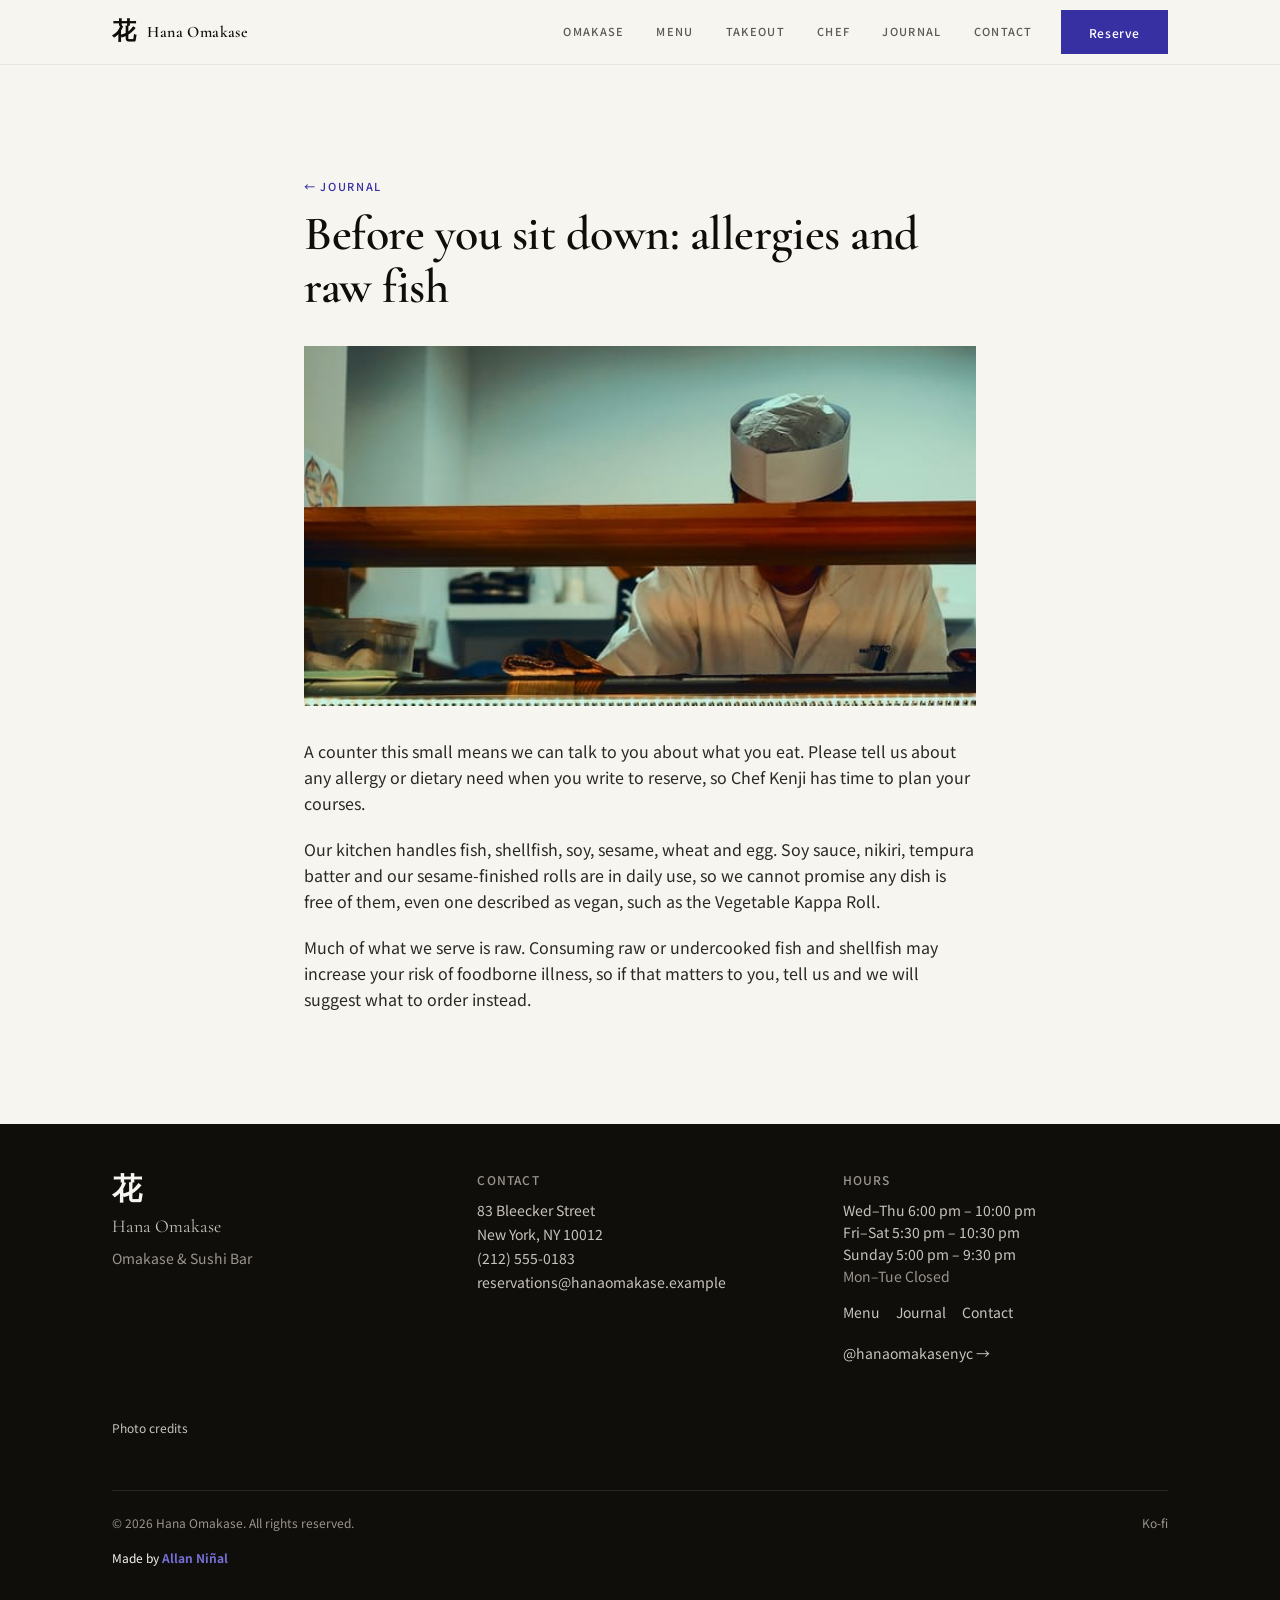
<file: journal/allergies-and-raw-fish/index.html>
<!DOCTYPE html><html lang="en" class="scroll-smooth" id="top"> <head><meta charset="utf-8"><meta name="viewport" content="width=device-width, initial-scale=1, viewport-fit=cover"><meta name="theme-color" content="#F7F5F0"><meta name="color-scheme" content="light"><title>Before you sit down: allergies and raw fish — Hana Omakase</title><meta name="description" content="What to tell us when you reserve, and what our kitchen handles, so the chef can plan your evening with you."><meta name="author" content="Kenji Matsuda"><link rel="canonical" href="https://example.com/journal/allergies-and-raw-fish/"><meta name="robots" content="index, follow"><!-- Open Graph --><meta property="og:title" content="Before you sit down: allergies and raw fish — Hana Omakase"><meta property="og:description" content="What to tell us when you reserve, and what our kitchen handles, so the chef can plan your evening with you."><meta property="og:url" content="https://example.com/journal/allergies-and-raw-fish/"><meta property="og:type" content="website"><meta property="og:site_name" content="Hana Omakase"><meta property="og:locale" content="en_US"><meta property="og:image" content="https://example.com/og-image.png"><meta property="og:image:type" content="image/png"><meta property="og:image:width" content="1200"><meta property="og:image:height" content="630"><meta property="og:image:alt" content="Hana Omakase — Intimate Omakase &#38; Sushi Bar in West Village, New York"><!-- Twitter / X --><meta name="twitter:card" content="summary_large_image"><meta name="twitter:title" content="Before you sit down: allergies and raw fish — Hana Omakase"><meta name="twitter:description" content="What to tell us when you reserve, and what our kitchen handles, so the chef can plan your evening with you."><meta name="twitter:image" content="https://example.com/og-image.png"><meta name="twitter:image:alt" content="Hana Omakase — Intimate Omakase &#38; Sushi Bar in West Village, New York"><link rel="icon" href="../../favicon.svg" type="image/svg+xml"><link rel="apple-touch-icon" href="../../favicon.svg"><script type="application/ld+json">{"@context":"https://schema.org","@type":"BreadcrumbList","itemListElement":[{"@type":"ListItem","position":1,"name":"Home","item":"https://example.com/"},{"@type":"ListItem","position":2,"name":"Journal","item":"https://example.com/journal/"},{"@type":"ListItem","position":3,"name":"Before you sit down: allergies and raw fish","item":"https://example.com/journal/allergies-and-raw-fish/"}]}</script><link rel="stylesheet" href="../../assets/index.BxSH9RsR.css"></head> <body class="min-h-screen flex flex-col antialiased"> <header class="sticky top-0 z-50" style="background-color: #F7F5F0; border-bottom: 1px solid #EAE6DF;" data-astro-cid-ctg3m53h> <!-- Skip link --> <a href="#main-content" class="sr-only focus:not-sr-only" style="
      position: absolute;
      top: 0.5rem;
      left: 0.5rem;
      background-color: #3730A3;
      color: #fff;
      padding: 0.5rem 1rem;
      font-size: 0.875rem;
      font-family: inherit;
      z-index: 9999;
    " data-astro-cid-ctg3m53h>
Skip to main content
</a> <div class="container-x" data-astro-cid-ctg3m53h> <div class="flex items-center justify-between h-16" data-astro-cid-ctg3m53h> <!-- Logo --> <a href="../../index.html" style="
          height: 44px;
          min-width: 44px;
          display: inline-flex;
          align-items: center;
          gap: 0.75rem;
          text-decoration: none;
        " data-astro-cid-ctg3m53h> <span class="font-display text-2xl font-semibold tracking-tight" style="color: #0F0E0B;" data-astro-cid-ctg3m53h> 花 </span> <span class="hidden sm:block font-display text-base font-semibold tracking-wide" style="color: #0F0E0B;" data-astro-cid-ctg3m53h> Hana Omakase </span> </a> <!-- Desktop Nav --> <nav aria-label="Main navigation" class="hidden md:flex items-center gap-2" data-astro-cid-ctg3m53h> <a href="../../index.html#omakase" style="
              min-height: 44px;
              display: inline-flex;
              align-items: center;
              padding: 0 0.75rem;
              font-size: 0.6875rem;
              font-family: 'Noto Sans JP', sans-serif;
              font-weight: 500;
              letter-spacing: 0.12em;
              text-transform: uppercase;
              color: #5C5852;
              text-decoration: none;
              transition: color 0.15s;
            " data-astro-cid-ctg3m53h> Omakase </a><a href="../../menu/index.html" style="
              min-height: 44px;
              display: inline-flex;
              align-items: center;
              padding: 0 0.75rem;
              font-size: 0.6875rem;
              font-family: 'Noto Sans JP', sans-serif;
              font-weight: 500;
              letter-spacing: 0.12em;
              text-transform: uppercase;
              color: #5C5852;
              text-decoration: none;
              transition: color 0.15s;
            " data-astro-cid-ctg3m53h> Menu </a><a href="../../index.html#takeout" style="
              min-height: 44px;
              display: inline-flex;
              align-items: center;
              padding: 0 0.75rem;
              font-size: 0.6875rem;
              font-family: 'Noto Sans JP', sans-serif;
              font-weight: 500;
              letter-spacing: 0.12em;
              text-transform: uppercase;
              color: #5C5852;
              text-decoration: none;
              transition: color 0.15s;
            " data-astro-cid-ctg3m53h> Takeout </a><a href="../../index.html#chef" style="
              min-height: 44px;
              display: inline-flex;
              align-items: center;
              padding: 0 0.75rem;
              font-size: 0.6875rem;
              font-family: 'Noto Sans JP', sans-serif;
              font-weight: 500;
              letter-spacing: 0.12em;
              text-transform: uppercase;
              color: #5C5852;
              text-decoration: none;
              transition: color 0.15s;
            " data-astro-cid-ctg3m53h> Chef </a><a href="../index.html" style="
              min-height: 44px;
              display: inline-flex;
              align-items: center;
              padding: 0 0.75rem;
              font-size: 0.6875rem;
              font-family: 'Noto Sans JP', sans-serif;
              font-weight: 500;
              letter-spacing: 0.12em;
              text-transform: uppercase;
              color: #5C5852;
              text-decoration: none;
              transition: color 0.15s;
            " data-astro-cid-ctg3m53h> Journal </a><a href="../../contact/index.html" style="
              min-height: 44px;
              display: inline-flex;
              align-items: center;
              padding: 0 0.75rem;
              font-size: 0.6875rem;
              font-family: 'Noto Sans JP', sans-serif;
              font-weight: 500;
              letter-spacing: 0.12em;
              text-transform: uppercase;
              color: #5C5852;
              text-decoration: none;
              transition: color 0.15s;
            " data-astro-cid-ctg3m53h> Contact </a> <a href="../../index.html#reserve" style="
            min-height: 44px;
            display: inline-flex;
            align-items: center;
            justify-content: center;
            padding: 0 1.75rem;
            font-size: 0.75rem;
            font-family: 'Noto Sans JP', sans-serif;
            font-weight: 500;
            letter-spacing: 0.05em;
            background-color: #3730A3;
            color: #FFFFFF;
            text-decoration: none;
            transition: background-color 0.15s;
            margin-left: 0.5rem;
          " data-astro-cid-ctg3m53h>
Reserve
</a> </nav> <!-- Mobile: menu and Reserve CTA --> <div class="md:hidden flex items-center gap-2" data-astro-cid-ctg3m53h> <details class="mobile-menu" data-astro-cid-ctg3m53h> <summary aria-label="Menu" data-astro-cid-ctg3m53h>Menu</summary> <nav aria-label="Mobile navigation" data-astro-cid-ctg3m53h> <a href="../../index.html#omakase" data-astro-cid-ctg3m53h>Omakase</a><a href="../../menu/index.html" data-astro-cid-ctg3m53h>Menu</a><a href="../../index.html#takeout" data-astro-cid-ctg3m53h>Takeout</a><a href="../../index.html#chef" data-astro-cid-ctg3m53h>Chef</a><a href="../index.html" data-astro-cid-ctg3m53h>Journal</a><a href="../../contact/index.html" data-astro-cid-ctg3m53h>Contact</a> </nav> </details> <a href="../../index.html#reserve" style="
            min-height: 44px;
            display: inline-flex;
            align-items: center;
            justify-content: center;
            padding: 0 1.25rem;
            font-size: 0.75rem;
            font-family: 'Noto Sans JP', sans-serif;
            font-weight: 500;
            background-color: #3730A3;
            color: #FFFFFF;
            text-decoration: none;
          " data-astro-cid-ctg3m53h>
Reserve
</a> </div> </div> </div> </header>  <main class="flex-1" id="main-content">  <article class="container-x section-gap" aria-labelledby="post-heading"> <div class="max-w-2xl mx-auto"> <p class="label-eyebrow mb-3"><a href="../index.html" style="color: inherit;">&larr; Journal</a></p> <h1 id="post-heading" class="font-display font-semibold" style="font-size: clamp(2rem, 5vw, 3rem); line-height: 1.1; color: var(--color-text);">Before you sit down: allergies and raw fish</h1> <img src="../../images/gallery/chef.jpg" alt="A sushi chef in a white cap working behind the counter glass" width="600" height="600" decoding="async" class="w-full object-cover mt-8" style="max-height: 360px;"> <div class="mt-8 grid gap-5"> <p class="text-base font-sans leading-relaxed" style="color: var(--color-text-body);">A counter this small means we can talk to you about what you eat. Please tell us about any allergy or dietary need when you write to reserve, so Chef Kenji has time to plan your courses.</p><p class="text-base font-sans leading-relaxed" style="color: var(--color-text-body);">Our kitchen handles fish, shellfish, soy, sesame, wheat and egg. Soy sauce, nikiri, tempura batter and our sesame-finished rolls are in daily use, so we cannot promise any dish is free of them, even one described as vegan, such as the Vegetable Kappa Roll.</p><p class="text-base font-sans leading-relaxed" style="color: var(--color-text-body);">Much of what we serve is raw. Consuming raw or undercooked fish and shellfish may increase your risk of foodborne illness, so if that matters to you, tell us and we will suggest what to order instead.</p> </div> </div> </article>  </main> <footer style="background-color: #0F0E0B; color: #F7F5F0;" data-astro-cid-gcn2mc3v> <div class="container-x py-12" data-astro-cid-gcn2mc3v> <div class="grid grid-cols-1 md:grid-cols-3 gap-10" data-astro-cid-gcn2mc3v> <!-- Brand --> <div data-astro-cid-gcn2mc3v> <p class="font-display text-3xl font-semibold" style="color: #F7F5F0;" data-astro-cid-gcn2mc3v>花</p> <p class="mt-1 font-display text-lg" style="color: #C8C4BC;" data-astro-cid-gcn2mc3v>Hana Omakase</p> <p class="mt-2 text-sm font-sans" style="color: #9A948C;" data-astro-cid-gcn2mc3v>Omakase &amp; Sushi Bar</p> </div> <!-- Contact --> <div data-astro-cid-gcn2mc3v> <p class="text-xs font-sans font-medium uppercase tracking-widest mb-3" style="color: #9A948C;" data-astro-cid-gcn2mc3v>Contact</p> <address class="not-italic text-sm font-sans space-y-1" style="color: #C8C4BC;" data-astro-cid-gcn2mc3v> <p data-astro-cid-gcn2mc3v>83 Bleecker Street</p> <p data-astro-cid-gcn2mc3v>New York, NY 10012</p> <p class="mt-2" data-astro-cid-gcn2mc3v> <a href="tel:(212) 555-0183" style="color: #C8C4BC;" data-astro-cid-gcn2mc3v>(212) 555-0183</a> </p> <p data-astro-cid-gcn2mc3v> <a href="mailto:reservations@hanaomakase.example" style="color: #C8C4BC;" data-astro-cid-gcn2mc3v>reservations@hanaomakase.example</a> </p> </address> </div> <!-- Hours / Links --> <div data-astro-cid-gcn2mc3v> <p class="text-xs font-sans font-medium uppercase tracking-widest mb-3" style="color: #9A948C;" data-astro-cid-gcn2mc3v>Hours</p> <div class="text-sm font-sans space-y-0.5" style="color: #C8C4BC;" data-astro-cid-gcn2mc3v> <p data-astro-cid-gcn2mc3v>Wed–Thu 6:00 pm – 10:00 pm</p> <p data-astro-cid-gcn2mc3v>Fri–Sat  5:30 pm – 10:30 pm</p> <p data-astro-cid-gcn2mc3v>Sunday  5:00 pm – 9:30 pm</p> <p class="mt-1" style="color: #9A948C;" data-astro-cid-gcn2mc3v>Mon–Tue Closed</p> </div> <nav aria-label="Pages" class="mt-4 text-sm font-sans flex flex-wrap gap-x-4 gap-y-1" data-astro-cid-gcn2mc3v> <a href="../../menu/index.html" style="color: #C8C4BC;" data-astro-cid-gcn2mc3v>Menu</a> <a href="../index.html" style="color: #C8C4BC;" data-astro-cid-gcn2mc3v>Journal</a> <a href="../../contact/index.html" style="color: #C8C4BC;" data-astro-cid-gcn2mc3v>Contact</a> </nav> <div class="mt-4" data-astro-cid-gcn2mc3v> <a href="https://instagram.com/hanaomakasenyc" class="text-sm font-sans hover:opacity-80 transition-opacity" style="color: #C8C4BC;" target="_blank" rel="noopener noreferrer" data-astro-cid-gcn2mc3v> @hanaomakasenyc &rarr;
</a> </div> </div> </div> <!-- Photo credits. Required while you use the demo photos (Unsplash asks for
         the photographer and a link). Delete this whole <details> block once you
         have replaced the photos with your own. --> <details class="mt-10 text-xs font-sans" style="color: #C8C4BC;" data-photo-credits data-astro-cid-gcn2mc3v> <summary style="cursor: pointer; min-height: 44px; display: flex; align-items: center;" data-astro-cid-gcn2mc3v>Photo credits</summary> <p class="mt-2" style="color: #9A948C;" data-astro-cid-gcn2mc3v>
Demo photographs from <a href="https://unsplash.com/?utm_source=allanninal_dev&utm_medium=referral" style="color: #C8C4BC;" data-astro-cid-gcn2mc3v>Unsplash</a>. Replace them, and these credits, with your own before launch.
</p> <ul class="mt-2 space-y-1" data-astro-cid-gcn2mc3v> <li data-astro-cid-gcn2mc3v>The counter: Photo by <a href="https://unsplash.com/@ryunosuke_kikuno?utm_source=allanninal_dev&utm_medium=referral" style="color: #C8C4BC;" data-astro-cid-gcn2mc3v>Ryunosuke Kikuno</a> on <a href="https://unsplash.com/photos/5jAfMVcE0Ag?utm_source=allanninal_dev&utm_medium=referral" style="color: #C8C4BC;" data-astro-cid-gcn2mc3v>Unsplash</a></li><li data-astro-cid-gcn2mc3v>Nigiri on a dark slate: Photo by <a href="https://unsplash.com/@tad_higuchi?utm_source=allanninal_dev&utm_medium=referral" style="color: #C8C4BC;" data-astro-cid-gcn2mc3v>Tadahiro Higuchi</a> on <a href="https://unsplash.com/photos/6ZLJkVvqcB4?utm_source=allanninal_dev&utm_medium=referral" style="color: #C8C4BC;" data-astro-cid-gcn2mc3v>Unsplash</a></li><li data-astro-cid-gcn2mc3v>Salmon and prawn nigiri: Photo by <a href="https://unsplash.com/@shootdelicious?utm_source=allanninal_dev&utm_medium=referral" style="color: #C8C4BC;" data-astro-cid-gcn2mc3v>Eiliv Aceron</a> on <a href="https://unsplash.com/photos/KArbm3dvB7Y?utm_source=allanninal_dev&utm_medium=referral" style="color: #C8C4BC;" data-astro-cid-gcn2mc3v>Unsplash</a></li><li data-astro-cid-gcn2mc3v>The chef at the counter: Photo by <a href="https://unsplash.com/@wyron?utm_source=allanninal_dev&utm_medium=referral" style="color: #C8C4BC;" data-astro-cid-gcn2mc3v>Wyron A</a> on <a href="https://unsplash.com/photos/Lhb1DyyNr7U?utm_source=allanninal_dev&utm_medium=referral" style="color: #C8C4BC;" data-astro-cid-gcn2mc3v>Unsplash</a></li> </ul> </details> <!-- Bottom bar --> <div class="mt-10 pt-6 flex flex-col sm:flex-row items-start sm:items-center justify-between gap-3" style="border-top: 1px solid #2A2825;" data-astro-cid-gcn2mc3v> <p class="text-xs font-sans" style="color: #9A948C;" data-astro-cid-gcn2mc3v>
&copy; 2026 Hana Omakase. All rights reserved.
</p> <p class="text-xs font-sans" style="color: #9A948C;" data-astro-cid-gcn2mc3v> Ko-fi </p> </div>  <p class="maker-credit" data-maker-credit="1" data-astro-cid-gcn2mc3v>Made by <a href="https://www.linkedin.com/in/allanninal/" data-maker-credit="1" target="_blank" rel="noopener noreferrer" data-astro-cid-gcn2mc3v>Allan Ni&ntilde;al</a></p> </div> </footer>   <!-- Scroll-reveal observer --> <script>
      (function () {
        if (!window.IntersectionObserver) return;
        var els = document.querySelectorAll('.reveal');
        var observer = new IntersectionObserver(
          function (entries) {
            entries.forEach(function (entry) {
              if (entry.isIntersecting) {
                entry.target.classList.add('visible');
                observer.unobserve(entry.target);
              }
            });
          },
          { threshold: 0.08 }
        );
        els.forEach(function (el) { observer.observe(el); });
      })();
    </script> </body> </html>
</file>
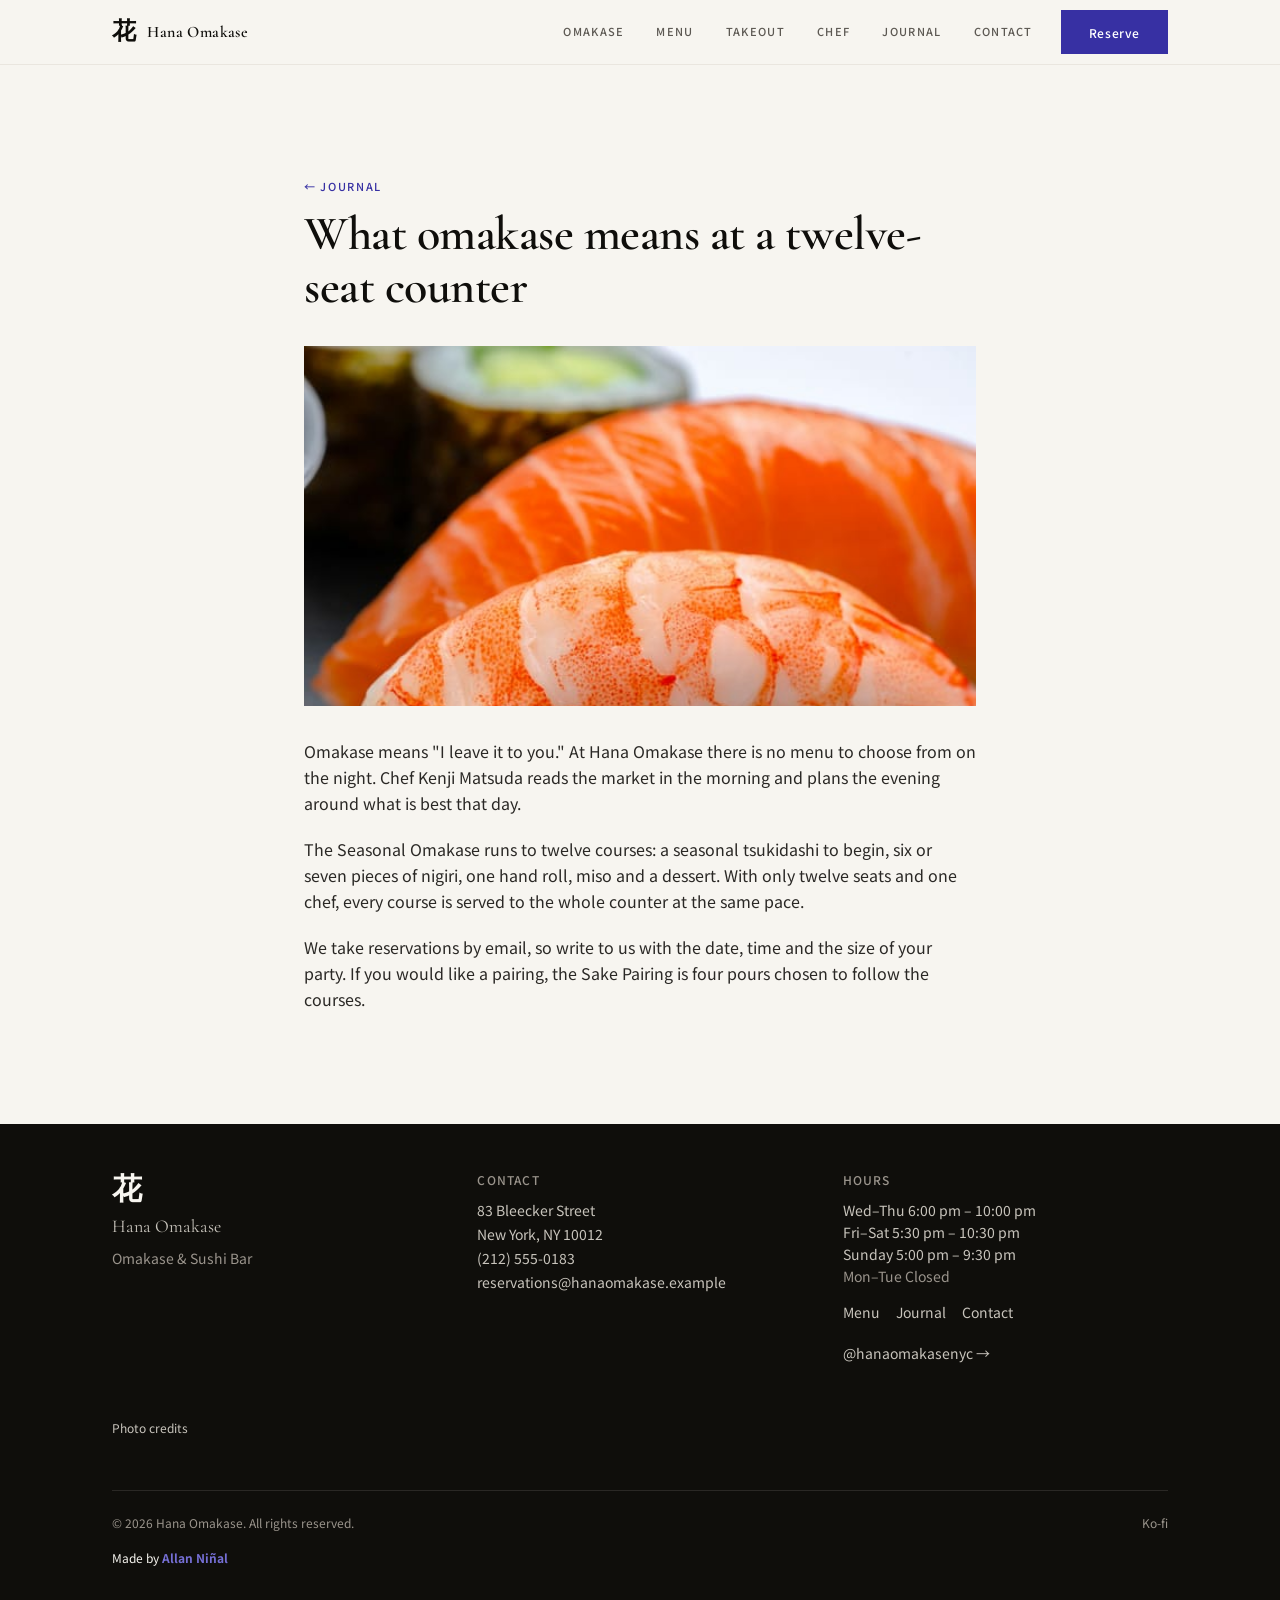
<file: journal/what-omakase-means/index.html>
<!DOCTYPE html><html lang="en" class="scroll-smooth" id="top"> <head><meta charset="utf-8"><meta name="viewport" content="width=device-width, initial-scale=1, viewport-fit=cover"><meta name="theme-color" content="#F7F5F0"><meta name="color-scheme" content="light"><title>What omakase means at a twelve-seat counter — Hana Omakase</title><meta name="description" content="Omakase means &#34;I leave it to you.&#34; Here is what that looks like, course by course, when there are only twelve seats."><meta name="author" content="Kenji Matsuda"><link rel="canonical" href="https://example.com/journal/what-omakase-means/"><meta name="robots" content="index, follow"><!-- Open Graph --><meta property="og:title" content="What omakase means at a twelve-seat counter — Hana Omakase"><meta property="og:description" content="Omakase means &#34;I leave it to you.&#34; Here is what that looks like, course by course, when there are only twelve seats."><meta property="og:url" content="https://example.com/journal/what-omakase-means/"><meta property="og:type" content="website"><meta property="og:site_name" content="Hana Omakase"><meta property="og:locale" content="en_US"><meta property="og:image" content="https://example.com/og-image.png"><meta property="og:image:type" content="image/png"><meta property="og:image:width" content="1200"><meta property="og:image:height" content="630"><meta property="og:image:alt" content="Hana Omakase — Intimate Omakase &#38; Sushi Bar in West Village, New York"><!-- Twitter / X --><meta name="twitter:card" content="summary_large_image"><meta name="twitter:title" content="What omakase means at a twelve-seat counter — Hana Omakase"><meta name="twitter:description" content="Omakase means &#34;I leave it to you.&#34; Here is what that looks like, course by course, when there are only twelve seats."><meta name="twitter:image" content="https://example.com/og-image.png"><meta name="twitter:image:alt" content="Hana Omakase — Intimate Omakase &#38; Sushi Bar in West Village, New York"><link rel="icon" href="../../favicon.svg" type="image/svg+xml"><link rel="apple-touch-icon" href="../../favicon.svg"><script type="application/ld+json">{"@context":"https://schema.org","@type":"BreadcrumbList","itemListElement":[{"@type":"ListItem","position":1,"name":"Home","item":"https://example.com/"},{"@type":"ListItem","position":2,"name":"Journal","item":"https://example.com/journal/"},{"@type":"ListItem","position":3,"name":"What omakase means at a twelve-seat counter","item":"https://example.com/journal/what-omakase-means/"}]}</script><link rel="stylesheet" href="../../assets/index.BxSH9RsR.css"></head> <body class="min-h-screen flex flex-col antialiased"> <header class="sticky top-0 z-50" style="background-color: #F7F5F0; border-bottom: 1px solid #EAE6DF;" data-astro-cid-ctg3m53h> <!-- Skip link --> <a href="#main-content" class="sr-only focus:not-sr-only" style="
      position: absolute;
      top: 0.5rem;
      left: 0.5rem;
      background-color: #3730A3;
      color: #fff;
      padding: 0.5rem 1rem;
      font-size: 0.875rem;
      font-family: inherit;
      z-index: 9999;
    " data-astro-cid-ctg3m53h>
Skip to main content
</a> <div class="container-x" data-astro-cid-ctg3m53h> <div class="flex items-center justify-between h-16" data-astro-cid-ctg3m53h> <!-- Logo --> <a href="../../index.html" style="
          height: 44px;
          min-width: 44px;
          display: inline-flex;
          align-items: center;
          gap: 0.75rem;
          text-decoration: none;
        " data-astro-cid-ctg3m53h> <span class="font-display text-2xl font-semibold tracking-tight" style="color: #0F0E0B;" data-astro-cid-ctg3m53h> 花 </span> <span class="hidden sm:block font-display text-base font-semibold tracking-wide" style="color: #0F0E0B;" data-astro-cid-ctg3m53h> Hana Omakase </span> </a> <!-- Desktop Nav --> <nav aria-label="Main navigation" class="hidden md:flex items-center gap-2" data-astro-cid-ctg3m53h> <a href="../../index.html#omakase" style="
              min-height: 44px;
              display: inline-flex;
              align-items: center;
              padding: 0 0.75rem;
              font-size: 0.6875rem;
              font-family: 'Noto Sans JP', sans-serif;
              font-weight: 500;
              letter-spacing: 0.12em;
              text-transform: uppercase;
              color: #5C5852;
              text-decoration: none;
              transition: color 0.15s;
            " data-astro-cid-ctg3m53h> Omakase </a><a href="../../menu/index.html" style="
              min-height: 44px;
              display: inline-flex;
              align-items: center;
              padding: 0 0.75rem;
              font-size: 0.6875rem;
              font-family: 'Noto Sans JP', sans-serif;
              font-weight: 500;
              letter-spacing: 0.12em;
              text-transform: uppercase;
              color: #5C5852;
              text-decoration: none;
              transition: color 0.15s;
            " data-astro-cid-ctg3m53h> Menu </a><a href="../../index.html#takeout" style="
              min-height: 44px;
              display: inline-flex;
              align-items: center;
              padding: 0 0.75rem;
              font-size: 0.6875rem;
              font-family: 'Noto Sans JP', sans-serif;
              font-weight: 500;
              letter-spacing: 0.12em;
              text-transform: uppercase;
              color: #5C5852;
              text-decoration: none;
              transition: color 0.15s;
            " data-astro-cid-ctg3m53h> Takeout </a><a href="../../index.html#chef" style="
              min-height: 44px;
              display: inline-flex;
              align-items: center;
              padding: 0 0.75rem;
              font-size: 0.6875rem;
              font-family: 'Noto Sans JP', sans-serif;
              font-weight: 500;
              letter-spacing: 0.12em;
              text-transform: uppercase;
              color: #5C5852;
              text-decoration: none;
              transition: color 0.15s;
            " data-astro-cid-ctg3m53h> Chef </a><a href="../index.html" style="
              min-height: 44px;
              display: inline-flex;
              align-items: center;
              padding: 0 0.75rem;
              font-size: 0.6875rem;
              font-family: 'Noto Sans JP', sans-serif;
              font-weight: 500;
              letter-spacing: 0.12em;
              text-transform: uppercase;
              color: #5C5852;
              text-decoration: none;
              transition: color 0.15s;
            " data-astro-cid-ctg3m53h> Journal </a><a href="../../contact/index.html" style="
              min-height: 44px;
              display: inline-flex;
              align-items: center;
              padding: 0 0.75rem;
              font-size: 0.6875rem;
              font-family: 'Noto Sans JP', sans-serif;
              font-weight: 500;
              letter-spacing: 0.12em;
              text-transform: uppercase;
              color: #5C5852;
              text-decoration: none;
              transition: color 0.15s;
            " data-astro-cid-ctg3m53h> Contact </a> <a href="../../index.html#reserve" style="
            min-height: 44px;
            display: inline-flex;
            align-items: center;
            justify-content: center;
            padding: 0 1.75rem;
            font-size: 0.75rem;
            font-family: 'Noto Sans JP', sans-serif;
            font-weight: 500;
            letter-spacing: 0.05em;
            background-color: #3730A3;
            color: #FFFFFF;
            text-decoration: none;
            transition: background-color 0.15s;
            margin-left: 0.5rem;
          " data-astro-cid-ctg3m53h>
Reserve
</a> </nav> <!-- Mobile: menu and Reserve CTA --> <div class="md:hidden flex items-center gap-2" data-astro-cid-ctg3m53h> <details class="mobile-menu" data-astro-cid-ctg3m53h> <summary aria-label="Menu" data-astro-cid-ctg3m53h>Menu</summary> <nav aria-label="Mobile navigation" data-astro-cid-ctg3m53h> <a href="../../index.html#omakase" data-astro-cid-ctg3m53h>Omakase</a><a href="../../menu/index.html" data-astro-cid-ctg3m53h>Menu</a><a href="../../index.html#takeout" data-astro-cid-ctg3m53h>Takeout</a><a href="../../index.html#chef" data-astro-cid-ctg3m53h>Chef</a><a href="../index.html" data-astro-cid-ctg3m53h>Journal</a><a href="../../contact/index.html" data-astro-cid-ctg3m53h>Contact</a> </nav> </details> <a href="../../index.html#reserve" style="
            min-height: 44px;
            display: inline-flex;
            align-items: center;
            justify-content: center;
            padding: 0 1.25rem;
            font-size: 0.75rem;
            font-family: 'Noto Sans JP', sans-serif;
            font-weight: 500;
            background-color: #3730A3;
            color: #FFFFFF;
            text-decoration: none;
          " data-astro-cid-ctg3m53h>
Reserve
</a> </div> </div> </div> </header>  <main class="flex-1" id="main-content">  <article class="container-x section-gap" aria-labelledby="post-heading"> <div class="max-w-2xl mx-auto"> <p class="label-eyebrow mb-3"><a href="../index.html" style="color: inherit;">&larr; Journal</a></p> <h1 id="post-heading" class="font-display font-semibold" style="font-size: clamp(2rem, 5vw, 3rem); line-height: 1.1; color: var(--color-text);">What omakase means at a twelve-seat counter</h1> <img src="../../images/gallery/omakase.jpg" alt="Salmon and prawn nigiri with cucumber maki behind them" width="600" height="600" decoding="async" class="w-full object-cover mt-8" style="max-height: 360px;"> <div class="mt-8 grid gap-5"> <p class="text-base font-sans leading-relaxed" style="color: var(--color-text-body);">Omakase means &quot;I leave it to you.&quot; At Hana Omakase there is no menu to choose from on the night. Chef Kenji Matsuda reads the market in the morning and plans the evening around what is best that day.</p><p class="text-base font-sans leading-relaxed" style="color: var(--color-text-body);">The Seasonal Omakase runs to twelve courses: a seasonal tsukidashi to begin, six or seven pieces of nigiri, one hand roll, miso and a dessert. With only twelve seats and one chef, every course is served to the whole counter at the same pace.</p><p class="text-base font-sans leading-relaxed" style="color: var(--color-text-body);">We take reservations by email, so write to us with the date, time and the size of your party. If you would like a pairing, the Sake Pairing is four pours chosen to follow the courses.</p> </div> </div> </article>  </main> <footer style="background-color: #0F0E0B; color: #F7F5F0;" data-astro-cid-gcn2mc3v> <div class="container-x py-12" data-astro-cid-gcn2mc3v> <div class="grid grid-cols-1 md:grid-cols-3 gap-10" data-astro-cid-gcn2mc3v> <!-- Brand --> <div data-astro-cid-gcn2mc3v> <p class="font-display text-3xl font-semibold" style="color: #F7F5F0;" data-astro-cid-gcn2mc3v>花</p> <p class="mt-1 font-display text-lg" style="color: #C8C4BC;" data-astro-cid-gcn2mc3v>Hana Omakase</p> <p class="mt-2 text-sm font-sans" style="color: #9A948C;" data-astro-cid-gcn2mc3v>Omakase &amp; Sushi Bar</p> </div> <!-- Contact --> <div data-astro-cid-gcn2mc3v> <p class="text-xs font-sans font-medium uppercase tracking-widest mb-3" style="color: #9A948C;" data-astro-cid-gcn2mc3v>Contact</p> <address class="not-italic text-sm font-sans space-y-1" style="color: #C8C4BC;" data-astro-cid-gcn2mc3v> <p data-astro-cid-gcn2mc3v>83 Bleecker Street</p> <p data-astro-cid-gcn2mc3v>New York, NY 10012</p> <p class="mt-2" data-astro-cid-gcn2mc3v> <a href="tel:(212) 555-0183" style="color: #C8C4BC;" data-astro-cid-gcn2mc3v>(212) 555-0183</a> </p> <p data-astro-cid-gcn2mc3v> <a href="mailto:reservations@hanaomakase.example" style="color: #C8C4BC;" data-astro-cid-gcn2mc3v>reservations@hanaomakase.example</a> </p> </address> </div> <!-- Hours / Links --> <div data-astro-cid-gcn2mc3v> <p class="text-xs font-sans font-medium uppercase tracking-widest mb-3" style="color: #9A948C;" data-astro-cid-gcn2mc3v>Hours</p> <div class="text-sm font-sans space-y-0.5" style="color: #C8C4BC;" data-astro-cid-gcn2mc3v> <p data-astro-cid-gcn2mc3v>Wed–Thu 6:00 pm – 10:00 pm</p> <p data-astro-cid-gcn2mc3v>Fri–Sat  5:30 pm – 10:30 pm</p> <p data-astro-cid-gcn2mc3v>Sunday  5:00 pm – 9:30 pm</p> <p class="mt-1" style="color: #9A948C;" data-astro-cid-gcn2mc3v>Mon–Tue Closed</p> </div> <nav aria-label="Pages" class="mt-4 text-sm font-sans flex flex-wrap gap-x-4 gap-y-1" data-astro-cid-gcn2mc3v> <a href="../../menu/index.html" style="color: #C8C4BC;" data-astro-cid-gcn2mc3v>Menu</a> <a href="../index.html" style="color: #C8C4BC;" data-astro-cid-gcn2mc3v>Journal</a> <a href="../../contact/index.html" style="color: #C8C4BC;" data-astro-cid-gcn2mc3v>Contact</a> </nav> <div class="mt-4" data-astro-cid-gcn2mc3v> <a href="https://instagram.com/hanaomakasenyc" class="text-sm font-sans hover:opacity-80 transition-opacity" style="color: #C8C4BC;" target="_blank" rel="noopener noreferrer" data-astro-cid-gcn2mc3v> @hanaomakasenyc &rarr;
</a> </div> </div> </div> <!-- Photo credits. Required while you use the demo photos (Unsplash asks for
         the photographer and a link). Delete this whole <details> block once you
         have replaced the photos with your own. --> <details class="mt-10 text-xs font-sans" style="color: #C8C4BC;" data-photo-credits data-astro-cid-gcn2mc3v> <summary style="cursor: pointer; min-height: 44px; display: flex; align-items: center;" data-astro-cid-gcn2mc3v>Photo credits</summary> <p class="mt-2" style="color: #9A948C;" data-astro-cid-gcn2mc3v>
Demo photographs from <a href="https://unsplash.com/?utm_source=allanninal_dev&utm_medium=referral" style="color: #C8C4BC;" data-astro-cid-gcn2mc3v>Unsplash</a>. Replace them, and these credits, with your own before launch.
</p> <ul class="mt-2 space-y-1" data-astro-cid-gcn2mc3v> <li data-astro-cid-gcn2mc3v>The counter: Photo by <a href="https://unsplash.com/@ryunosuke_kikuno?utm_source=allanninal_dev&utm_medium=referral" style="color: #C8C4BC;" data-astro-cid-gcn2mc3v>Ryunosuke Kikuno</a> on <a href="https://unsplash.com/photos/5jAfMVcE0Ag?utm_source=allanninal_dev&utm_medium=referral" style="color: #C8C4BC;" data-astro-cid-gcn2mc3v>Unsplash</a></li><li data-astro-cid-gcn2mc3v>Nigiri on a dark slate: Photo by <a href="https://unsplash.com/@tad_higuchi?utm_source=allanninal_dev&utm_medium=referral" style="color: #C8C4BC;" data-astro-cid-gcn2mc3v>Tadahiro Higuchi</a> on <a href="https://unsplash.com/photos/6ZLJkVvqcB4?utm_source=allanninal_dev&utm_medium=referral" style="color: #C8C4BC;" data-astro-cid-gcn2mc3v>Unsplash</a></li><li data-astro-cid-gcn2mc3v>Salmon and prawn nigiri: Photo by <a href="https://unsplash.com/@shootdelicious?utm_source=allanninal_dev&utm_medium=referral" style="color: #C8C4BC;" data-astro-cid-gcn2mc3v>Eiliv Aceron</a> on <a href="https://unsplash.com/photos/KArbm3dvB7Y?utm_source=allanninal_dev&utm_medium=referral" style="color: #C8C4BC;" data-astro-cid-gcn2mc3v>Unsplash</a></li><li data-astro-cid-gcn2mc3v>The chef at the counter: Photo by <a href="https://unsplash.com/@wyron?utm_source=allanninal_dev&utm_medium=referral" style="color: #C8C4BC;" data-astro-cid-gcn2mc3v>Wyron A</a> on <a href="https://unsplash.com/photos/Lhb1DyyNr7U?utm_source=allanninal_dev&utm_medium=referral" style="color: #C8C4BC;" data-astro-cid-gcn2mc3v>Unsplash</a></li> </ul> </details> <!-- Bottom bar --> <div class="mt-10 pt-6 flex flex-col sm:flex-row items-start sm:items-center justify-between gap-3" style="border-top: 1px solid #2A2825;" data-astro-cid-gcn2mc3v> <p class="text-xs font-sans" style="color: #9A948C;" data-astro-cid-gcn2mc3v>
&copy; 2026 Hana Omakase. All rights reserved.
</p> <p class="text-xs font-sans" style="color: #9A948C;" data-astro-cid-gcn2mc3v> Ko-fi </p> </div>  <p class="maker-credit" data-maker-credit="1" data-astro-cid-gcn2mc3v>Made by <a href="https://www.linkedin.com/in/allanninal/" data-maker-credit="1" target="_blank" rel="noopener noreferrer" data-astro-cid-gcn2mc3v>Allan Ni&ntilde;al</a></p> </div> </footer>   <!-- Scroll-reveal observer --> <script>
      (function () {
        if (!window.IntersectionObserver) return;
        var els = document.querySelectorAll('.reveal');
        var observer = new IntersectionObserver(
          function (entries) {
            entries.forEach(function (entry) {
              if (entry.isIntersecting) {
                entry.target.classList.add('visible');
                observer.unobserve(entry.target);
              }
            });
          },
          { threshold: 0.08 }
        );
        els.forEach(function (el) { observer.observe(el); });
      })();
    </script> </body> </html>
</file>
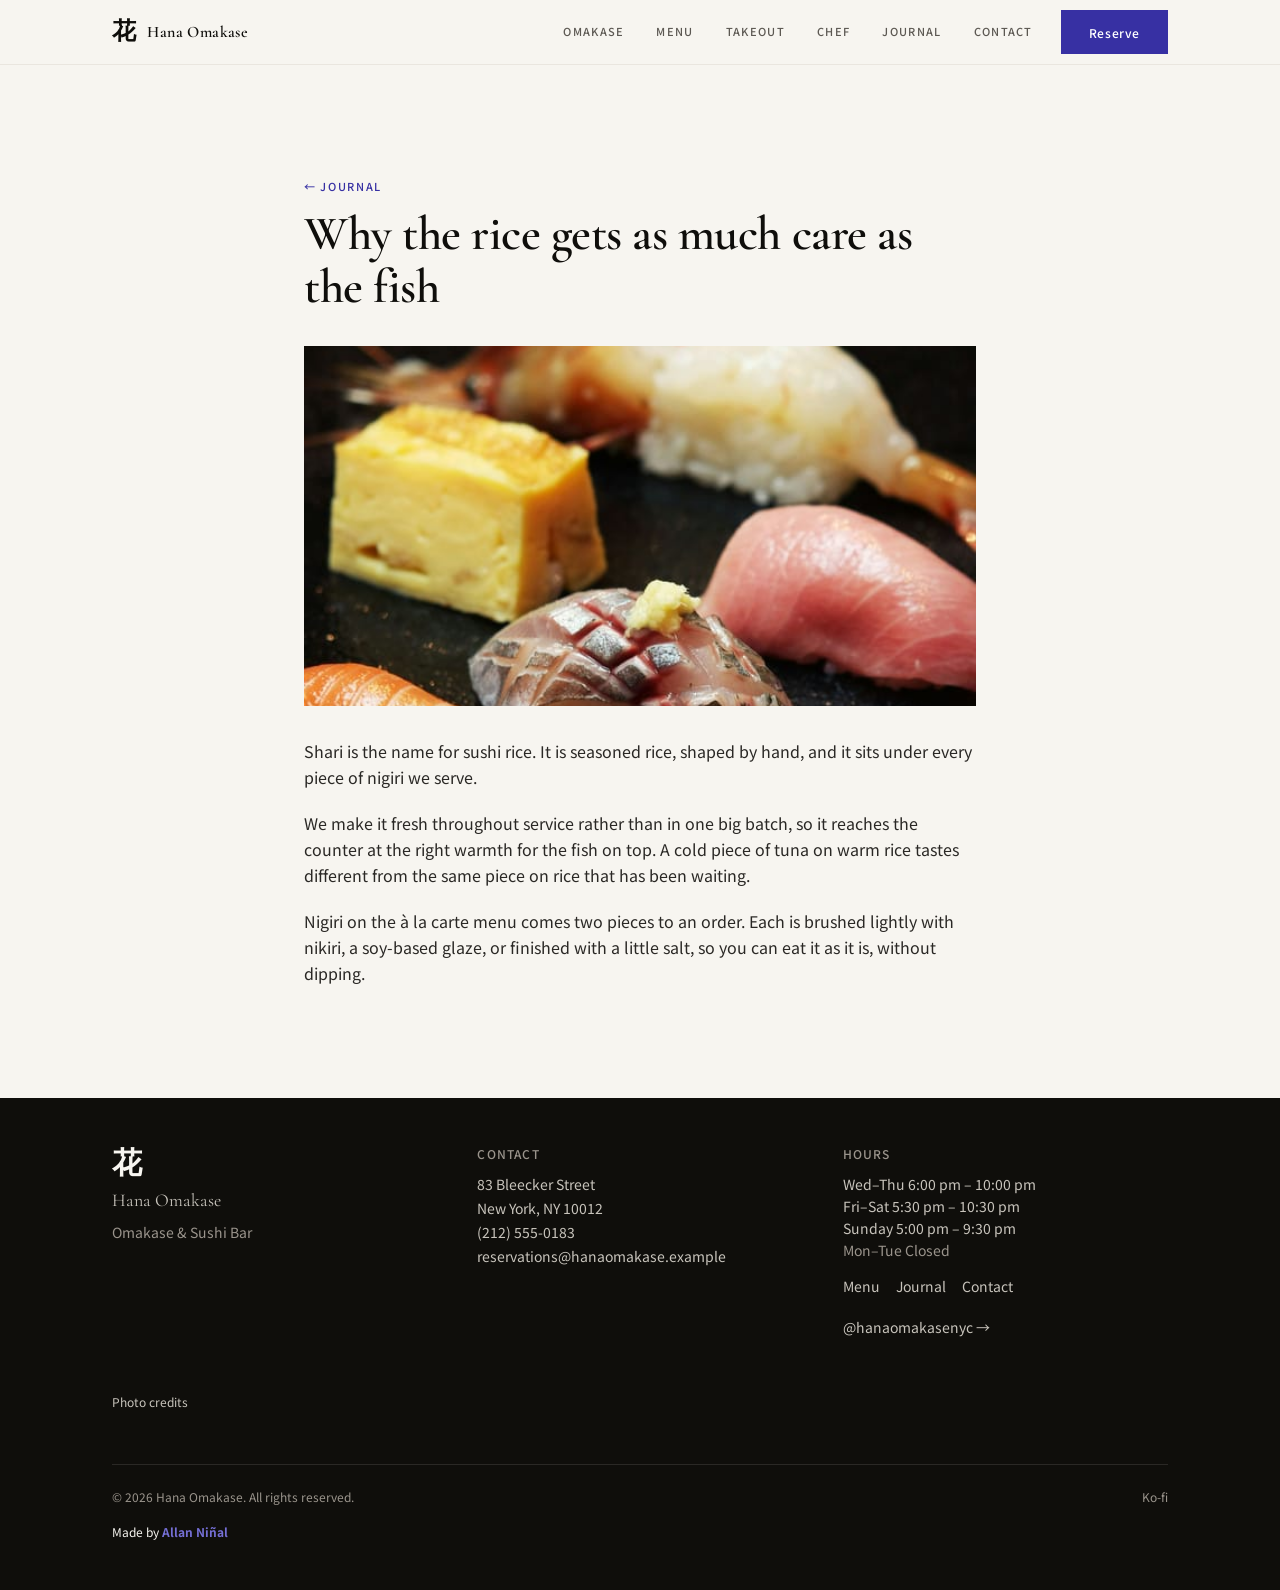
<file: journal/why-the-rice-matters/index.html>
<!DOCTYPE html><html lang="en" class="scroll-smooth" id="top"> <head><meta charset="utf-8"><meta name="viewport" content="width=device-width, initial-scale=1, viewport-fit=cover"><meta name="theme-color" content="#F7F5F0"><meta name="color-scheme" content="light"><title>Why the rice gets as much care as the fish — Hana Omakase</title><meta name="description" content="Shari is the seasoned rice under every piece of nigiri. We make it fresh throughout service, and here is why."><meta name="author" content="Kenji Matsuda"><link rel="canonical" href="https://example.com/journal/why-the-rice-matters/"><meta name="robots" content="index, follow"><!-- Open Graph --><meta property="og:title" content="Why the rice gets as much care as the fish — Hana Omakase"><meta property="og:description" content="Shari is the seasoned rice under every piece of nigiri. We make it fresh throughout service, and here is why."><meta property="og:url" content="https://example.com/journal/why-the-rice-matters/"><meta property="og:type" content="website"><meta property="og:site_name" content="Hana Omakase"><meta property="og:locale" content="en_US"><meta property="og:image" content="https://example.com/og-image.png"><meta property="og:image:type" content="image/png"><meta property="og:image:width" content="1200"><meta property="og:image:height" content="630"><meta property="og:image:alt" content="Hana Omakase — Intimate Omakase &#38; Sushi Bar in West Village, New York"><!-- Twitter / X --><meta name="twitter:card" content="summary_large_image"><meta name="twitter:title" content="Why the rice gets as much care as the fish — Hana Omakase"><meta name="twitter:description" content="Shari is the seasoned rice under every piece of nigiri. We make it fresh throughout service, and here is why."><meta name="twitter:image" content="https://example.com/og-image.png"><meta name="twitter:image:alt" content="Hana Omakase — Intimate Omakase &#38; Sushi Bar in West Village, New York"><link rel="icon" href="../../favicon.svg" type="image/svg+xml"><link rel="apple-touch-icon" href="../../favicon.svg"><script type="application/ld+json">{"@context":"https://schema.org","@type":"BreadcrumbList","itemListElement":[{"@type":"ListItem","position":1,"name":"Home","item":"https://example.com/"},{"@type":"ListItem","position":2,"name":"Journal","item":"https://example.com/journal/"},{"@type":"ListItem","position":3,"name":"Why the rice gets as much care as the fish","item":"https://example.com/journal/why-the-rice-matters/"}]}</script><link rel="stylesheet" href="../../assets/index.BxSH9RsR.css"></head> <body class="min-h-screen flex flex-col antialiased"> <header class="sticky top-0 z-50" style="background-color: #F7F5F0; border-bottom: 1px solid #EAE6DF;" data-astro-cid-ctg3m53h> <!-- Skip link --> <a href="#main-content" class="sr-only focus:not-sr-only" style="
      position: absolute;
      top: 0.5rem;
      left: 0.5rem;
      background-color: #3730A3;
      color: #fff;
      padding: 0.5rem 1rem;
      font-size: 0.875rem;
      font-family: inherit;
      z-index: 9999;
    " data-astro-cid-ctg3m53h>
Skip to main content
</a> <div class="container-x" data-astro-cid-ctg3m53h> <div class="flex items-center justify-between h-16" data-astro-cid-ctg3m53h> <!-- Logo --> <a href="../../index.html" style="
          height: 44px;
          min-width: 44px;
          display: inline-flex;
          align-items: center;
          gap: 0.75rem;
          text-decoration: none;
        " data-astro-cid-ctg3m53h> <span class="font-display text-2xl font-semibold tracking-tight" style="color: #0F0E0B;" data-astro-cid-ctg3m53h> 花 </span> <span class="hidden sm:block font-display text-base font-semibold tracking-wide" style="color: #0F0E0B;" data-astro-cid-ctg3m53h> Hana Omakase </span> </a> <!-- Desktop Nav --> <nav aria-label="Main navigation" class="hidden md:flex items-center gap-2" data-astro-cid-ctg3m53h> <a href="../../index.html#omakase" style="
              min-height: 44px;
              display: inline-flex;
              align-items: center;
              padding: 0 0.75rem;
              font-size: 0.6875rem;
              font-family: 'Noto Sans JP', sans-serif;
              font-weight: 500;
              letter-spacing: 0.12em;
              text-transform: uppercase;
              color: #5C5852;
              text-decoration: none;
              transition: color 0.15s;
            " data-astro-cid-ctg3m53h> Omakase </a><a href="../../menu/index.html" style="
              min-height: 44px;
              display: inline-flex;
              align-items: center;
              padding: 0 0.75rem;
              font-size: 0.6875rem;
              font-family: 'Noto Sans JP', sans-serif;
              font-weight: 500;
              letter-spacing: 0.12em;
              text-transform: uppercase;
              color: #5C5852;
              text-decoration: none;
              transition: color 0.15s;
            " data-astro-cid-ctg3m53h> Menu </a><a href="../../index.html#takeout" style="
              min-height: 44px;
              display: inline-flex;
              align-items: center;
              padding: 0 0.75rem;
              font-size: 0.6875rem;
              font-family: 'Noto Sans JP', sans-serif;
              font-weight: 500;
              letter-spacing: 0.12em;
              text-transform: uppercase;
              color: #5C5852;
              text-decoration: none;
              transition: color 0.15s;
            " data-astro-cid-ctg3m53h> Takeout </a><a href="../../index.html#chef" style="
              min-height: 44px;
              display: inline-flex;
              align-items: center;
              padding: 0 0.75rem;
              font-size: 0.6875rem;
              font-family: 'Noto Sans JP', sans-serif;
              font-weight: 500;
              letter-spacing: 0.12em;
              text-transform: uppercase;
              color: #5C5852;
              text-decoration: none;
              transition: color 0.15s;
            " data-astro-cid-ctg3m53h> Chef </a><a href="../index.html" style="
              min-height: 44px;
              display: inline-flex;
              align-items: center;
              padding: 0 0.75rem;
              font-size: 0.6875rem;
              font-family: 'Noto Sans JP', sans-serif;
              font-weight: 500;
              letter-spacing: 0.12em;
              text-transform: uppercase;
              color: #5C5852;
              text-decoration: none;
              transition: color 0.15s;
            " data-astro-cid-ctg3m53h> Journal </a><a href="../../contact/index.html" style="
              min-height: 44px;
              display: inline-flex;
              align-items: center;
              padding: 0 0.75rem;
              font-size: 0.6875rem;
              font-family: 'Noto Sans JP', sans-serif;
              font-weight: 500;
              letter-spacing: 0.12em;
              text-transform: uppercase;
              color: #5C5852;
              text-decoration: none;
              transition: color 0.15s;
            " data-astro-cid-ctg3m53h> Contact </a> <a href="../../index.html#reserve" style="
            min-height: 44px;
            display: inline-flex;
            align-items: center;
            justify-content: center;
            padding: 0 1.75rem;
            font-size: 0.75rem;
            font-family: 'Noto Sans JP', sans-serif;
            font-weight: 500;
            letter-spacing: 0.05em;
            background-color: #3730A3;
            color: #FFFFFF;
            text-decoration: none;
            transition: background-color 0.15s;
            margin-left: 0.5rem;
          " data-astro-cid-ctg3m53h>
Reserve
</a> </nav> <!-- Mobile: menu and Reserve CTA --> <div class="md:hidden flex items-center gap-2" data-astro-cid-ctg3m53h> <details class="mobile-menu" data-astro-cid-ctg3m53h> <summary aria-label="Menu" data-astro-cid-ctg3m53h>Menu</summary> <nav aria-label="Mobile navigation" data-astro-cid-ctg3m53h> <a href="../../index.html#omakase" data-astro-cid-ctg3m53h>Omakase</a><a href="../../menu/index.html" data-astro-cid-ctg3m53h>Menu</a><a href="../../index.html#takeout" data-astro-cid-ctg3m53h>Takeout</a><a href="../../index.html#chef" data-astro-cid-ctg3m53h>Chef</a><a href="../index.html" data-astro-cid-ctg3m53h>Journal</a><a href="../../contact/index.html" data-astro-cid-ctg3m53h>Contact</a> </nav> </details> <a href="../../index.html#reserve" style="
            min-height: 44px;
            display: inline-flex;
            align-items: center;
            justify-content: center;
            padding: 0 1.25rem;
            font-size: 0.75rem;
            font-family: 'Noto Sans JP', sans-serif;
            font-weight: 500;
            background-color: #3730A3;
            color: #FFFFFF;
            text-decoration: none;
          " data-astro-cid-ctg3m53h>
Reserve
</a> </div> </div> </div> </header>  <main class="flex-1" id="main-content">  <article class="container-x section-gap" aria-labelledby="post-heading"> <div class="max-w-2xl mx-auto"> <p class="label-eyebrow mb-3"><a href="../index.html" style="color: inherit;">&larr; Journal</a></p> <h1 id="post-heading" class="font-display font-semibold" style="font-size: clamp(2rem, 5vw, 3rem); line-height: 1.1; color: var(--color-text);">Why the rice gets as much care as the fish</h1> <img src="../../images/gallery/nigiri.jpg" alt="Nigiri on a dark slate: prawn, tamago, tuna, mackerel and salmon" width="600" height="600" decoding="async" class="w-full object-cover mt-8" style="max-height: 360px;"> <div class="mt-8 grid gap-5"> <p class="text-base font-sans leading-relaxed" style="color: var(--color-text-body);">Shari is the name for sushi rice. It is seasoned rice, shaped by hand, and it sits under every piece of nigiri we serve.</p><p class="text-base font-sans leading-relaxed" style="color: var(--color-text-body);">We make it fresh throughout service rather than in one big batch, so it reaches the counter at the right warmth for the fish on top. A cold piece of tuna on warm rice tastes different from the same piece on rice that has been waiting.</p><p class="text-base font-sans leading-relaxed" style="color: var(--color-text-body);">Nigiri on the à la carte menu comes two pieces to an order. Each is brushed lightly with nikiri, a soy-based glaze, or finished with a little salt, so you can eat it as it is, without dipping.</p> </div> </div> </article>  </main> <footer style="background-color: #0F0E0B; color: #F7F5F0;" data-astro-cid-gcn2mc3v> <div class="container-x py-12" data-astro-cid-gcn2mc3v> <div class="grid grid-cols-1 md:grid-cols-3 gap-10" data-astro-cid-gcn2mc3v> <!-- Brand --> <div data-astro-cid-gcn2mc3v> <p class="font-display text-3xl font-semibold" style="color: #F7F5F0;" data-astro-cid-gcn2mc3v>花</p> <p class="mt-1 font-display text-lg" style="color: #C8C4BC;" data-astro-cid-gcn2mc3v>Hana Omakase</p> <p class="mt-2 text-sm font-sans" style="color: #9A948C;" data-astro-cid-gcn2mc3v>Omakase &amp; Sushi Bar</p> </div> <!-- Contact --> <div data-astro-cid-gcn2mc3v> <p class="text-xs font-sans font-medium uppercase tracking-widest mb-3" style="color: #9A948C;" data-astro-cid-gcn2mc3v>Contact</p> <address class="not-italic text-sm font-sans space-y-1" style="color: #C8C4BC;" data-astro-cid-gcn2mc3v> <p data-astro-cid-gcn2mc3v>83 Bleecker Street</p> <p data-astro-cid-gcn2mc3v>New York, NY 10012</p> <p class="mt-2" data-astro-cid-gcn2mc3v> <a href="tel:(212) 555-0183" style="color: #C8C4BC;" data-astro-cid-gcn2mc3v>(212) 555-0183</a> </p> <p data-astro-cid-gcn2mc3v> <a href="mailto:reservations@hanaomakase.example" style="color: #C8C4BC;" data-astro-cid-gcn2mc3v>reservations@hanaomakase.example</a> </p> </address> </div> <!-- Hours / Links --> <div data-astro-cid-gcn2mc3v> <p class="text-xs font-sans font-medium uppercase tracking-widest mb-3" style="color: #9A948C;" data-astro-cid-gcn2mc3v>Hours</p> <div class="text-sm font-sans space-y-0.5" style="color: #C8C4BC;" data-astro-cid-gcn2mc3v> <p data-astro-cid-gcn2mc3v>Wed–Thu 6:00 pm – 10:00 pm</p> <p data-astro-cid-gcn2mc3v>Fri–Sat  5:30 pm – 10:30 pm</p> <p data-astro-cid-gcn2mc3v>Sunday  5:00 pm – 9:30 pm</p> <p class="mt-1" style="color: #9A948C;" data-astro-cid-gcn2mc3v>Mon–Tue Closed</p> </div> <nav aria-label="Pages" class="mt-4 text-sm font-sans flex flex-wrap gap-x-4 gap-y-1" data-astro-cid-gcn2mc3v> <a href="../../menu/index.html" style="color: #C8C4BC;" data-astro-cid-gcn2mc3v>Menu</a> <a href="../index.html" style="color: #C8C4BC;" data-astro-cid-gcn2mc3v>Journal</a> <a href="../../contact/index.html" style="color: #C8C4BC;" data-astro-cid-gcn2mc3v>Contact</a> </nav> <div class="mt-4" data-astro-cid-gcn2mc3v> <a href="https://instagram.com/hanaomakasenyc" class="text-sm font-sans hover:opacity-80 transition-opacity" style="color: #C8C4BC;" target="_blank" rel="noopener noreferrer" data-astro-cid-gcn2mc3v> @hanaomakasenyc &rarr;
</a> </div> </div> </div> <!-- Photo credits. Required while you use the demo photos (Unsplash asks for
         the photographer and a link). Delete this whole <details> block once you
         have replaced the photos with your own. --> <details class="mt-10 text-xs font-sans" style="color: #C8C4BC;" data-photo-credits data-astro-cid-gcn2mc3v> <summary style="cursor: pointer; min-height: 44px; display: flex; align-items: center;" data-astro-cid-gcn2mc3v>Photo credits</summary> <p class="mt-2" style="color: #9A948C;" data-astro-cid-gcn2mc3v>
Demo photographs from <a href="https://unsplash.com/?utm_source=allanninal_dev&utm_medium=referral" style="color: #C8C4BC;" data-astro-cid-gcn2mc3v>Unsplash</a>. Replace them, and these credits, with your own before launch.
</p> <ul class="mt-2 space-y-1" data-astro-cid-gcn2mc3v> <li data-astro-cid-gcn2mc3v>The counter: Photo by <a href="https://unsplash.com/@ryunosuke_kikuno?utm_source=allanninal_dev&utm_medium=referral" style="color: #C8C4BC;" data-astro-cid-gcn2mc3v>Ryunosuke Kikuno</a> on <a href="https://unsplash.com/photos/5jAfMVcE0Ag?utm_source=allanninal_dev&utm_medium=referral" style="color: #C8C4BC;" data-astro-cid-gcn2mc3v>Unsplash</a></li><li data-astro-cid-gcn2mc3v>Nigiri on a dark slate: Photo by <a href="https://unsplash.com/@tad_higuchi?utm_source=allanninal_dev&utm_medium=referral" style="color: #C8C4BC;" data-astro-cid-gcn2mc3v>Tadahiro Higuchi</a> on <a href="https://unsplash.com/photos/6ZLJkVvqcB4?utm_source=allanninal_dev&utm_medium=referral" style="color: #C8C4BC;" data-astro-cid-gcn2mc3v>Unsplash</a></li><li data-astro-cid-gcn2mc3v>Salmon and prawn nigiri: Photo by <a href="https://unsplash.com/@shootdelicious?utm_source=allanninal_dev&utm_medium=referral" style="color: #C8C4BC;" data-astro-cid-gcn2mc3v>Eiliv Aceron</a> on <a href="https://unsplash.com/photos/KArbm3dvB7Y?utm_source=allanninal_dev&utm_medium=referral" style="color: #C8C4BC;" data-astro-cid-gcn2mc3v>Unsplash</a></li><li data-astro-cid-gcn2mc3v>The chef at the counter: Photo by <a href="https://unsplash.com/@wyron?utm_source=allanninal_dev&utm_medium=referral" style="color: #C8C4BC;" data-astro-cid-gcn2mc3v>Wyron A</a> on <a href="https://unsplash.com/photos/Lhb1DyyNr7U?utm_source=allanninal_dev&utm_medium=referral" style="color: #C8C4BC;" data-astro-cid-gcn2mc3v>Unsplash</a></li> </ul> </details> <!-- Bottom bar --> <div class="mt-10 pt-6 flex flex-col sm:flex-row items-start sm:items-center justify-between gap-3" style="border-top: 1px solid #2A2825;" data-astro-cid-gcn2mc3v> <p class="text-xs font-sans" style="color: #9A948C;" data-astro-cid-gcn2mc3v>
&copy; 2026 Hana Omakase. All rights reserved.
</p> <p class="text-xs font-sans" style="color: #9A948C;" data-astro-cid-gcn2mc3v> Ko-fi </p> </div>  <p class="maker-credit" data-maker-credit="1" data-astro-cid-gcn2mc3v>Made by <a href="https://www.linkedin.com/in/allanninal/" data-maker-credit="1" target="_blank" rel="noopener noreferrer" data-astro-cid-gcn2mc3v>Allan Ni&ntilde;al</a></p> </div> </footer>   <!-- Scroll-reveal observer --> <script>
      (function () {
        if (!window.IntersectionObserver) return;
        var els = document.querySelectorAll('.reveal');
        var observer = new IntersectionObserver(
          function (entries) {
            entries.forEach(function (entry) {
              if (entry.isIntersecting) {
                entry.target.classList.add('visible');
                observer.unobserve(entry.target);
              }
            });
          },
          { threshold: 0.08 }
        );
        els.forEach(function (el) { observer.observe(el); });
      })();
    </script> </body> </html>
</file>
